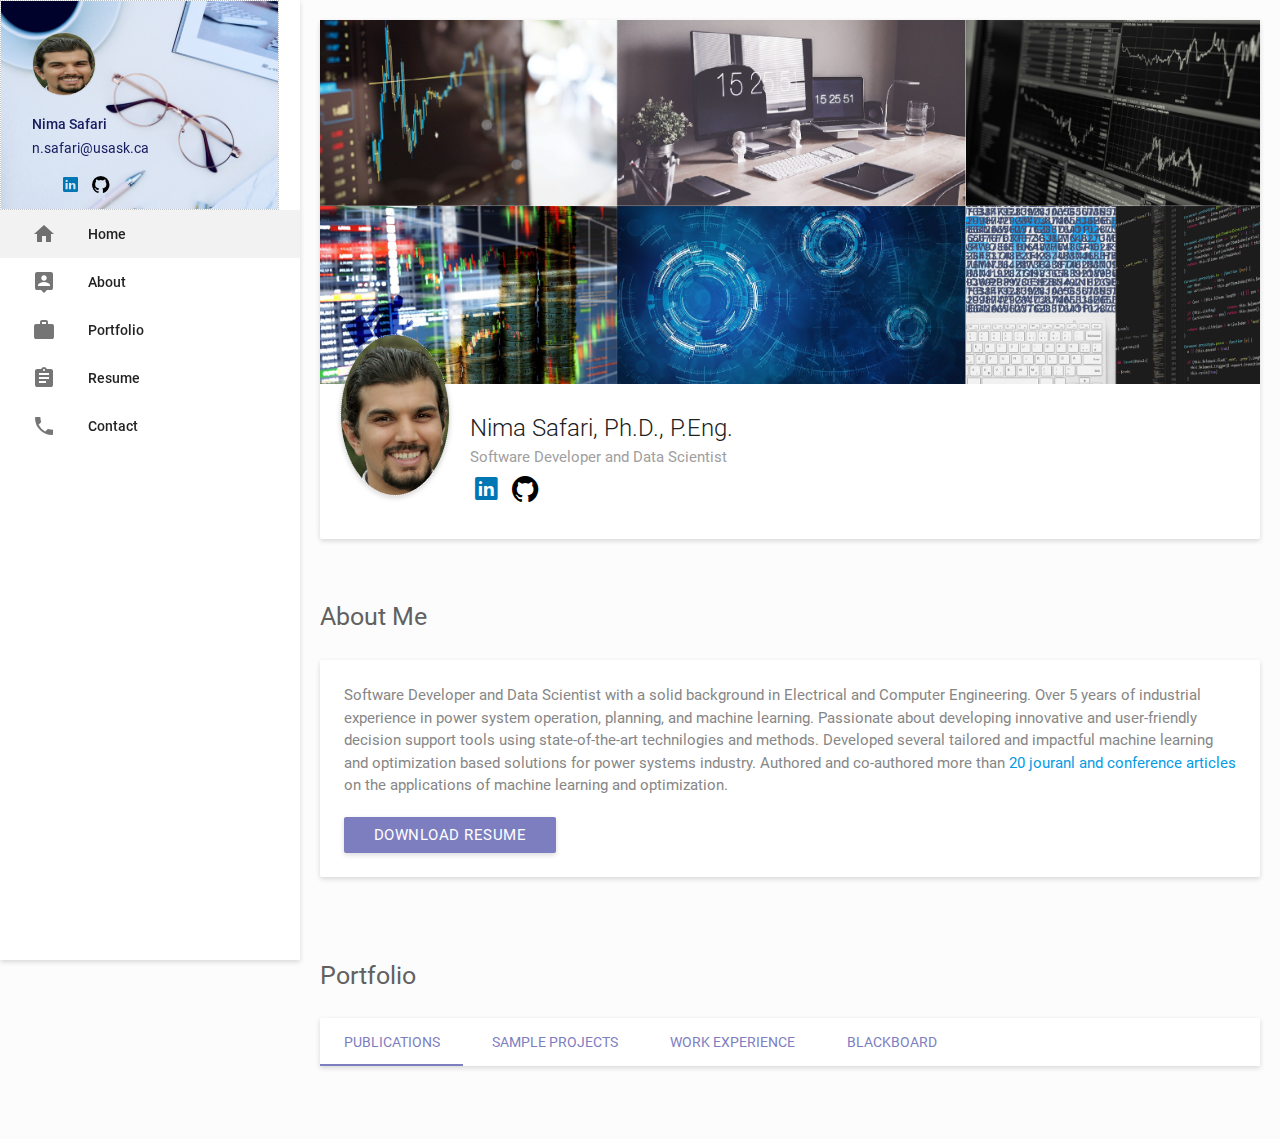
<file: index.html>
<!DOCTYPE html>
<html lang="en">
<head>

	
	<!-- Basic -->
	<meta charset="UTF-8" />
	<meta http-equiv="X-UA-Compatible" content="IE=edge" />
	<title>Nima Safari</title>
	<meta name="description" content="mateCard - Materialize vCard/CV/Resume HTML Template" />
	<meta name="keywords" content="vcard, responsive, resume, jquery, css3, bootstrap, Material CV, portfolio" />
	<meta name="author" content="beshleyua" />
	<!-- Mobile Specific Metas -->
	<meta name="viewport" content="width=device-width, initial-scale=1, maximum-scale=1" />
	<!-- Load Fonts -->
	<link href="https://fonts.googleapis.com/icon?family=Material+Icons" rel="stylesheet">
	<!-- CSS -->
	<link rel="stylesheet" href="css/materialize.css" />
	<link rel="stylesheet" href="css/layout.css" />
	<link rel="stylesheet" href="css/magnific-popup.css" />
	<link rel="stylesheet" href="css/animate.css" />
	<link rel="stylesheet" href="css/ionicons.css" />
	<link rel="stylesheet" href="css/custom.css" />
	<!--[if lt IE 9]>
	<script src="https://css3-mediaqueries-js.googlecode.com/svn/trunk/css3-mediaqueries.js"></script>
	<script src="https://html5shim.googlecode.com/svn/trunk/html5.js"></script>
	<![endif]-->
	<!-- Favicon -->
	<link rel="shortcut icon" href="images/favicons/icon.JPG">
</head>

<body>
	<!-- Page -->
	<div class="page" id="home-section">

		<!-- Preloader -->
		<div class="preloader">
			<div class="centrize full-width">
				<div class="vertical-center">
					<div class="preloader-wrapper spinner big active">
						<div class="spinner-layer spinner-blue">
							<div class="circle-clipper left">
								<div class="circle"></div>
							</div>
							<div class="gap-patch">
								<div class="circle"></div>
							</div>
							<div class="circle-clipper right">
								<div class="circle"></div>
							</div>
						</div>
						<div class="spinner-layer spinner-red">
							<div class="circle-clipper left">
								<div class="circle"></div>
							</div>
							<div class="gap-patch">
								<div class="circle"></div>
							</div>
							<div class="circle-clipper right">
								<div class="circle"></div>
							</div>
						</div>
						<div class="spinner-layer spinner-green">
							<div class="circle-clipper left">
								<div class="circle"></div>
							</div>
							<div class="gap-patch">
								<div class="circle"></div>
							</div>
							<div class="circle-clipper right">
								<div class="circle"></div>
							</div>
						</div>
					</div>
				</div>
			</div>
		</div>
		<!-- Header -->
		<header>
			<!-- SideNav -->
			<ul class="side-nav fixed" id="nav-mobile">
				<li class="curent">
					<div class="userView">
	  					<div class="background">
							<!-- Free image provided by stocksnap.io -->
	  						<img src="images/slide-bg.jpg" alt="glasses background image" />
	  					</div>
	  					<img class="avatar circle" src="images/MyPhoto.jpg" alt="A photo of Nima" />
						<div class="dark-blue-text name">Nima Safari</div>
						<div class="dark-blue-text email">n.safari@usask.ca</div>
						<div class="social">
							<link rel="stylesheet" href="https://cdnjs.cloudflare.com/ajax/libs/font-awesome/4.7.0/css/font-awesome.min.css">
							<a href="#" class="fa fa-facebook"></a>
							<!-- <a href="https://www.facebook.com" target="blank"><i class="ion ion-social-facebook"></i></a> -->
							<a href="https://www.linkedin.com/in/nima-safari/" target="blank"><i class="blue-text ion ion-social-linkedin"></i></a>
							<!-- <a href="https://www.twitter.com" target="blank"><i class="ion ion-social-twitter"></i></a> -->
							<a href="https://github.com/nis192" target="blank"><i class="black-text ion ion-social-github"></i></a>
						</div>
					</div>
				</li>
				<li class="active">
					<a href="#started-section" class="waves-effect waves-light">
						<i class="material-icons">home</i>Home
					</a>
				</li>
				<li>
					<a href="#about-section" class="waves-effect waves-light">
						<i class="material-icons">person_pin</i>About
					</a>
				</li>
				<li>
					<a href="#works-section" class=" waves-effect waves-light">
						<i class="material-icons">work</i>Portfolio
					</a>
				</li>
				<li>
					<a href="#experience-section" class="waves-effect waves-light">
						<i class="material-icons">assignment</i>Resume
					</a>
				</li>
				<li>
					<a href="#contact-section" class="waves-effect waves-light">
						<i class="material-icons">phone</i>Contact
					</a>
				</li>
			</ul>

			<!-- Top menu -->
			<nav class="top-menu">
				<div class="nav-wrapper">
					<ul>
						<li>
							<a href="#" data-activates="nav-mobile" class="menu-btn"><i class="material-icons">menu</i></a>
						</li>
						<!-- <li class="right"> 
							<a href="#"><i class="material-icons">arrow_back</i></a>
						</li>-->
					</ul>
				</div>
			</nav>
		</header>
		<main>
			<!-- Container -->
			<div class="container scrollspy" id="started-section">
				<!-- Section About -->
				<div class="section started">
					<!-- Profile -->
					<div class="card profile">
						<!-- Free image provided by stocksnap.io -->
						<div class="card-image" style="background-image: url(images/MyBackGround.png);"></div>
						<div class="card-content">
							<div class="row">
								<div class="col s12 m5 l6">
									<figure class="card-profile-image">
										<img class="circle z-depth-1 responsive-img" src="images/MyPhoto.jpg" alt="A photo of Nima" />
									</figure>
									<div class="card-profile-desc">
										<h4 class="card-title grey-text text-darken-4">Nima Safari, Ph.D., P.Eng.</h4>
                                        <p class="medium-small grey-text">Software Developer and Data Scientist</p>
                                        <a href="https://www.linkedin.com/in/nima-safari/" target="blank"><i class="bigger blue-text ion ion-social-linkedin"></i></a>
                                        <a href="https://github.com/nis192" target="blank"><i class="bigger black-text ion ion-social-github"></i></a>
									</div>
								</div>
								<!-- <div class="col s4 m3 l2 center-align"> 
									<h4 class="card-title grey-text text-darken-4">96%</h4>
									<p class="medium-small grey-text">Jobs Completed</p>
								</div>
								<div class="col s4 m2 l2 center-align">
									<h4 class="card-title grey-text text-darken-4">10</h4>
									<p class="medium-small grey-text">Years Experience</p>
								</div>
								<div class="col s4 m2 l2 center-align">
									<h4 class="card-title grey-text text-darken-4">$25</h4>
									<p class="medium-small grey-text">USD/hr</p>
								</div>-->
							</div>
						</div>
					</div>

					<!-- Stats 
					<div class="stats">
						<div class="row">
							<div class="col s12 m6 l3">
								<div class="card green darken-2">
									<div class="card-content white-text center-align">
										<p class="card-title"><i class="material-icons">recent_actors</i> 480+</p>
										<p>Happy Clients</p>
									</div>
								</div>
							</div>
							<div class="col s12 m6 l3">
								<div class="card cyan darken-2">
									<div class="card-content white-text center-align">
										<p class="card-title"><i class="material-icons">done_all</i> 400+</p>
										<p>Completed Projects</p>
									</div>
								</div>
							</div>
							<div class="col s12 m6 l3">
								<div class="card red darken-2">
									<div class="card-content white-text center-align">
										<p class="card-title"><i class="material-icons">code</i> 100 000+</p>
										<p>Lines of code</p>
									</div>
								</div>
							</div>
							<div class="col s12 m6 l3">
								<div class="card amber darken-2">
									<div class="card-content white-text center-align">
										<p class="card-title"><i class="material-icons">supervisor_account</i> 1000+</p>
										<p>Followers</p>
									</div>
								</div>
							</div>
						</div>
					</div>-->
				</div>
				<!-- Section About -->
				<div class="section about scrollspy" id="about-section">
					<!-- Title -->
					<div class="row">
						<div class="col s12 m12 l12">
							<h5 class="grey-text text-darken-2 left-align">About Me</h5>
						</div>
					</div>
					<div class="row">
						<div class="col s12 m12 l12">
							<div class="card-panel">
								<div class="text-box">
									<p>
                                        Software Developer and Data Scientist with a solid background in Electrical and Computer Engineering. Over 5 years of industrial experience in power system operation, planning, and machine learning. Passionate about developing innovative and user-friendly decision support tools using state-of-the-art technilogies and methods. Developed several tailored and impactful machine learning and optimization based solutions for power systems industry. Authored and co-authored more than <a href="https://scholar.google.com/citations?hl=en&user=J_LnArkAAAAJ"> 20 jouranl and conference articles </a>on the applications of machine learning and optimization.
                                    </p>
								</div>
								<div class="bts">
									<a href="https://nis192.github.io/Resume.pdf" target="_blank" class="btn waves-effect waves-light">Download Resume</a>
								</div>
							</div>
						</div>
                    </div>
                </div>

				<!-- Portfolio -->
				<div class="section works scrollspy" id="works-section">
					<!-- Title -->
					<div class="row">
						<div class="col s12 m12 l12">
							<h5 class="grey-text text-darken-2 left-align">Portfolio</h5>
						</div>
					</div>
					<div class="row">
						<div class="col s12 m12 l12">
							<ul class="tabs filter z-depth-1">
								<li class="tab"><a class="active purp-text">Publications</a></li>
								<li class="tab"><a class="active purp-text">Sample Projects</a></li>
								<li class="tab"><a class="active purp-text">Work Experience</a></li>
								<li class="tab"><a class="active purp-text">BlackBoard</a></li>
								<!--li class="tab"><a class="purp-text" data-filter=".groupProjects">Group Projects</a></li>
								<li class="tab"><a class="purp-text" data-filter=".frontend">Front-End</a></li>
                                <li class="tab"><a class="purp-text" data-filter=".backend">Back-End</a></li>
                                <li class="tab"><a class="purp-text" data-filter=".fullstack">Full-Stack</a></li>-->
							</ul>
						</div>
					</div>

					<!--div class="row">
                        
                        <div class="col s12 m6 l4">
                            <div class="card work-item fullstack groupProjects all">
                                <div class="card-image waves-effect waves-block waves-light">
                                    <a href="#popup-16" class="activator"><img src="images/works/bdt3.png" alt="Teacher Dashboard"/></a>
                                </div>
                                <div class="card-content">
                                    <h3 class="card-title grey-text text-darken-4">
                                        <a href="#popup-16" class="activator">
                                            <span>Behavioral Data Tracker v.3</span>
                                            <i class="material-icons right">more_vert</i>
                                        </a>
                                    </h3>
                                    <span class="category light-purp">HTML5, CSS3, React, Materialize, JavaScript, MongoDB, Mongoose, Express, Chart, Amplify Cognito, Moment</span>
                                </div>
                                <div id="popup-16" class="popup-box mfp-fade mfp-hide">
                                    <div class="content">
                                        <div class="image">
                                                <img src="images/works/bdt3.png" alt="Teacher Dashboard" />
                                        </div>
                                        <div class="desc">
                                            <div class="category">HTML5, CSS3, React, Materialize, JavaScript, MongoDB, Mongoose, Express, Chart, Amplify Cognito, Moment</div>
                                            <h4>Behavioral Data Tracker v.3</h4>
                                            <p>
                                                A Behavioral Tracking Application for whole-interval recording, designed for ease of use and to reduce redundant data entry in many classroom behavioral tracking systems. This application collects data and updates charts in real time to display behavioral trends to help professionals evaluate the effectiveness of behavioral interventions. Although the app was specifically designed for use with students with severe emotional/behavioral disabilities requiring frequent behavioral monitoring, it can be used by teachers serving any population of students. Please note that this is a prototype for further development incorporating fictitious data and utilizes minimal security measures to protect student data. Please do NOT use this version to store any real student data. The developers are not responsible for the misuse of this application.  This app is currently in development.  To view the teacher dashboard and rate some fictitious students, login with the username "misstanner@fenceworkshop.com" and password "Password1!".
                                            </p>
                                            <a target="_blank" href="https://behavioraldatatrackerv3.herokuapp.com/" class="btn waves-effect waves-light">Visit Deployed App</a>
                                            <a target="_blank" href="https://github.com/kinneers/v3bdt" class="btn waves-effect waves-light">View Code on GitHub</a>
                                        </div>
                                    </div>
                                </div>
                            </div>
                        </div>

                        <!--div class="col s12 m6 l4">
                            <div class="card work-item fullstack all">
                                <div class="card-image waves-effect waves-block waves-light">
                                    <a href="#popup-15" class="activator"><img src="images/works/searchresult.png" alt="Search Result"/></a>
                                </div>
                                <div class="card-content">
                                    <h3 class="card-title grey-text text-darken-4">
                                        <a href="#popup-15" class="activator">
                                            <span>(React) Google Books Search</span>
                                            <i class="material-icons right">more_vert</i>
                                        </a>
                                    </h3>
                                    <span class="category light-purp">MongoDB, Express, React, Node, Heroku, JavaScript, Mongoose</span>
                                </div>
                                <div id="popup-15" class="popup-box mfp-fade mfp-hide">
                                    <div class="content">
                                        <div class="image">
                                                <img src="images/works/savedbooks.png" alt="Saved Books" />
                                        </div>
                                        <div class="desc">
                                            <div class="category">MongoDB, Express, React, Node, Heroku, JavaScript, Mongoose</div>
                                            <h4>(React) Google Books Search</h4>
                                            <p>
                                                A full-stack MERN application which searches the Google Books API and displays the results with buttons to click to either view a book at the Google Books URL or save that book to the database. Clicking on the saved route in the navigation displays all of the books that have been saved in the database and allows the user to either view a particular book at the Google Books URL or delete that book from the database.  Next, I plan to add a modal when a book is saved.
                                            </p>
                                            <a target="_blank" href="https://sheltered-river-66171.herokuapp.com/" class="btn waves-effect waves-light">Visit Deployed App</a>
                                            <a target="_blank" href="https://github.com/kinneers/book-search/" class="btn waves-effect waves-light">View Code on GitHub</a>
                                        </div>
                                    </div>
                                </div>
                            </div>
                        </div>
                        
                        <!--div class="col s12 m6 l4">
                            <div class="card work-item frontend all">
                                <div class="card-image waves-effect waves-block waves-light">
                                    <a href="#popup-14" class="activator"><img src="images/works/gamepic.png" alt="Game Layout"/></a>
                                </div>
                                <div class="card-content">
                                    <h3 class="card-title grey-text text-darken-4">
                                        <a href="#popup-14" class="activator">
                                            <span>Clicky Game!</span>
                                            <i class="material-icons right">more_vert</i>
                                        </a>
                                    </h3>
                                    <span class="category light-purp">React, JavaScript, JSX, Bootstrap</span>
                                </div>
                                <div id="popup-14" class="popup-box mfp-fade mfp-hide">
                                    <div class="content">
                                        <div class="image">
                                                <img src="images/works/gamepic.png" alt="Game Layout" />
                                        </div>
                                        <div class="desc">
                                            <div class="category">React, JavaScript, JSX, Bootstrap</div>
                                            <h4>Clicky Game!</h4>
                                            <p>
                                                A nice little game to test your memory, powered by React.
                                            </p>
                                            <a target="_blank" href="https://kinneers.github.io/clicky-game/" class="btn waves-effect waves-light">Visit Deployed App</a>
                                            <a target="_blank" href="https://github.com/kinneers/clicky-game/" class="btn waves-effect waves-light">View Code on GitHub</a>
                                        </div>
                                    </div>
                                </div>
                            </div>
                        </div>

                        <!--div class="col s12 m6 l4">
                            <div class="card work-item backend all">
                                <div class="card-image waves-effect waves-block waves-light">
                                    <a href="#popup-13" class="activator"><img src="images/works/news-mainpage.png" alt="The Main Article Page"/></a>
                                </div>
                                <div class="card-content">
                                    <h3 class="card-title grey-text text-darken-4">
                                        <a href="#popup-13" class="activator">
                                            <span>Science & Technology News Scraper</span>
                                            <i class="material-icons right">more_vert</i>
                                        </a>
                                    </h3>
                                    <span class="category light-purp">MongoDB/Mongoose, Cheerio, Express, Heroku, Node, JavaScript</span>
                                </div>
                                <div id="popup-13" class="popup-box mfp-fade mfp-hide">
                                    <div class="content">
                                        <div class="image">
                                                <img src="images/works/news-commentspage.png" alt="The Comments Page" />
                                        </div>
                                        <div class="desc">
                                            <div class="category">MongoDB/Mongoose, Cheerio, Express, Heroku, Node, JavaScript</div>
                                            <h4>Science & Technology News Scraper</h4>
                                            <p>
                                                A web app utilizing Mongoose and Cheerio to scrape news, and which also allows users to view and leave comments on the latest news. I chose to use a very basic Bootstrap layout for this app as I was more concerned with functionality in this particular app.
                                            </p>
                                            <a target="_blank" href="https://limitless-sierra-10504.herokuapp.com/" class="btn waves-effect waves-light">Visit Deployed App</a>
                                            <a target="_blank" href="https://github.com/kinneers/news_scraper" class="btn waves-effect waves-light">View Code on GitHub</a>
                                        </div>
                                    </div>
                                </div>
                            </div>
                        </div>

                        <!--div class="col s12 m6 l4">
                            <div class="card work-item groupProjects frontend backend all">
                                <div class="card-image waves-effect waves-block waves-light">
                                    <a href="#popup-12" class="activator"><img src="images/works/chart.png" alt="Picture of BDT teacher dashboard"/></a>
                                </div>
                                <div class="card-content">
                                    <h3 class="card-title grey-text text-darken-4">
                                        <a href="#popup-12" class="activator">
                                            <span>Behavioral Data Tracker v.2</span>
                                            <i class="material-icons right">more_vert</i>
                                        </a>
                                    </h3>
                                    <span class="category light-purp">Sequelize, Express.js, Heroku, Node.js, JavaScript, Chart.js, Passport.js, MySQL/JawsDB, Materialize</span>
                                </div>
                                <div id="popup-12" class="popup-box mfp-fade mfp-hide">
                                    <div class="content">
                                        <div class="image">
                                                <img src="images/works/chart.png" alt="Picture of BDT teacher dashboard" />
                                        </div>
                                        <div class="desc">
                                            <div class="category">Sequelize, Express.js, Heroku, Node.js, JavaScript, Chart.js, Passport.js, MySQL/JawsDB, Materialize</div>
                                            <h4>Behavioral Data Tracker v.2</h4>
                                            <p>
                                                Phase 2 of the Behavioral Data Tracker adds authentication, a more robust database, and user experience a more polished front-end dashboard layout.  I was the lead developer for authentication and routing on this app, which is a prototype for further development.  You can sign into the demo site using the "super-secure" username 'sarahk' and password 'a'.  Please note that the chart data is purposely hard-coded in to demonstrate future functionality as the team migrates to a new database for further development.
                                            </p>
                                            <a target="_blank" href="https://thawing-dawn-54915.herokuapp.com/" class="btn waves-effect waves-light">Visit Deployed App</a>
                                            <a target="_blank" href="https://github.com/kinneers/bdt_v2" class="btn waves-effect waves-light">View Code on GitHub</a>
                                        </div>
                                    </div>
                                </div>
                            </div>
                        </div>

                        <!--div class="col s12 m6 l4">
                            <div class="card work-item backend all">
                                <div class="card-image waves-effect waves-block waves-light">
                                    <a href="#popup-11" class="activator"><img src="images/works/burger.png" alt="Picture of the Eat-da-Burger page"/></a>
                                </div>
                                <div class="card-content">
                                    <h3 class="card-title grey-text text-darken-4">
                                        <a href="#popup-11" class="activator">
                                            <span>Eat-da-Burger</span>
                                            <i class="material-icons right">more_vert</i>
                                        </a>
                                    </h3>
                                    <span class="category light-purp">Sequelize, Express.js, Heroku, Node.js, JavaScript</span>
                                </div>
                                <div id="popup-11" class="popup-box mfp-fade mfp-hide">
                                    <div class="content">
                                        <div class="image">
                                                <img src="images/works/burger.png" alt="Picture of the Eat-da-Burger page" />
                                        </div>
                                        <div class="desc">
                                            <div class="category">Sequelize, Express.js, Heroku, Node.js, JavaScript</div>
                                            <h4>Eat-da-Burger</h4>
                                            <p>
                                                A burger logger created with Sequelize, Node, Express, and hosted on Heroku.  This application started as a 'skeleton code base' which utilized a technology I was unfamiliar with prior to working with this app (Handlebars.js) and a "homemade" ORM.  I was challenged to refactor it using Sequelize, which was fairly new to me at that time, in a short timeframe.  Although I chose to refactor the handlebars using jQuery and template literals, I gained an understanding of how handlebars worked in the original code.
                                            </p>
                                            <a target="_blank" href="https://boiling-plateau-37335.herokuapp.com/" class="btn waves-effect waves-light">Visit Deployed App</a>
                                            <a target="_blank" href="https://github.com/kinneers/sequelizedburger" class="btn waves-effect waves-light">View Code on GitHub</a>
                                        </div>
                                    </div>
                                </div>
                            </div>
                        </div>

                        <!--div class="col s12 m6 l4">
                            <div class="card work-item backend all">
                                <div class="card-image waves-effect waves-block waves-light">
                                    <a href="#popup-10" class="activator"><img src="images/works/bffs.jpg" alt="Image of best friends- thank you to rawpixel.com"/></a>
                                </div>
                                <div class="card-content">
                                    <h3 class="card-title grey-text text-darken-4">
                                        <a href="#popup-10" class="activator">
                                            <span>BFF Finder</span>
                                            <i class="material-icons right">more_vert</i>
                                        </a>
                                    </h3>
                                    <span class="category light-purp">Express.js, Heroku, Node.js, JavaScript, jQuery</span>
                                </div>
                                <div id="popup-10" class="popup-box mfp-fade mfp-hide">
                                    <div class="content">
                                        <div class="image">
                                                <img src="images/works/friend-finder.png" alt="GIF of the BFF finder survey" />
                                        </div>
                                        <div class="desc">
                                            <div class="category">Express.js, Heroku, Node.js, JavaScript, jQuery</div>
                                            <h4>BFF Finder</h4>
                                            <p>
                                                This Express application deployed on Heroku is a dating app-style interactive application in which a user completes a survey and is presented with his/her most compatible "new BFF." The most compatible BFF is calculated by determining which user has the least amount of total deviation in answer choices from the current user.
                                            </p>
                                            <a target="_blank" href="https://lit-reaches-50803.herokuapp.com/" class="btn waves-effect waves-light">Visit Deployed App</a>
                                            <a target="_blank" href="https://github.com/kinneers/friend-finder" class="btn waves-effect waves-light">View Code on GitHub</a>
                                        </div>
                                    </div>
                                </div>
                            </div>
                        </div>

                        <!--div class="col s12 m6 l4">
                            <div class="card work-item backend all">
                                <div class="card-image waves-effect waves-block waves-light">
                                    <a href="#popup-9" class="activator"><img src="images/works/bamazon.jpg" alt="Shopping Bags Background for Bamazon Store app- thank you to Pixabay for image" /></a>
                                </div>
                                <div class="card-content">
                                    <h3 class="card-title grey-text text-darken-4">
                                        <a href="#popup-9" class="activator">
                                            <span>The Bamazon Store</span>
                                            <i class="material-icons right">more_vert</i>
                                        </a>
                                    </h3>
                                    <span class="category light-purp">MySQL, JavaScript, Node.js, Inquirer, Table</span>
                                </div>
                                <div id="popup-9" class="popup-box mfp-fade mfp-hide">
                                    <div class="content">
                                        <div class="image">
                                                <img src="images/works/bamazon-supervisor.gif" alt="GIF of Sarah's Bamazon Store Supervisor View" />
                                        </div>
                                        <div class="desc">
                                            <div class="category">MySQL, JavaScript, Node.js, Inquirer, Table</div>
                                            <h4>The Bamazon Store</h4>
                                            <p>
                                                Bamazon is an interactive storefront app that utilizes Node.js and MySQL to create customer, manager, and supervisor level views and interactions with the items in the store's database.
                                            </p>
                                            <a target="_blank" href="https://drive.google.com/file/d/19iTQOkkfAoxg3gHNc22y4XEzUa0raZlF/view" class="btn waves-effect waves-light">View Demo Video</a>
                                            <a target="_blank" href="https://github.com/kinneers/bamazon" class="btn waves-effect waves-light">View Code on GitHub</a>
                                        </div>
                                    </div>
                                </div>
                            </div>
                        </div>

                        <!--div class="col s12 m6 l4">
                            <div class="card work-item backend all">
                                <div class="card-image waves-effect waves-block waves-light">
                                    <a href="#popup-8" class="activator"><img src="images/works/conversation-hearts.jpg.png" alt="Valentine's Background for Constructor Word Guess- thank you to Element5 Digital from Stock Snap" /></a>
                                </div>
                                <div class="card-content">
                                    <h3 class="card-title grey-text text-darken-4">
                                        <a href="#popup-8" class="activator">
                                            <span>Valentine's Constructor Word Guess</span>
                                            <i class="material-icons right">more_vert</i>
                                        </a>
                                    </h3>
                                    <span class="category light-purp">JavaScript (constructors), Node.js, Inquirer</span>
                                </div>
                                <div id="popup-8" class="popup-box mfp-fade mfp-hide">
                                    <div class="content">
                                        <div class="image">
                                                <img src="images/works/const-word-guess-demo.gif" alt="GIF of Sarah's Constructor Word Guess in the Terminal" />
                                        </div>
                                        <div class="desc">
                                            <div class="category">JavaScript (constructors), Node.js, Inquirer</div>
                                            <h4>Valentine's Constructor Word Guess</h4>
                                            <p>
                                                This command line node app uses inquirer to take in the user's attempts to guess letters in an unknown word (this is a Hangman-style game).  This app features the use of constructors and requiring files.
                                            </p>
                                            <a target="_blank" href="https://github.com/kinneers/constructor-word-guess" class="btn waves-effect waves-light">View Code on GitHub</a>
                                        </div>
                                    </div>
                                </div>
                            </div>
                        </div>

                        <!--div class="col s12 m6 l4">
                            <div class="card work-item backend all">
                                <div class="card-image waves-effect waves-block waves-light">
                                    <a href="#popup-7" class="activator"><img src="images/works/liri.jpg" alt="Photo of a Concert for Liri Node App" /></a>
                                </div>
                                <div class="card-content">
                                    <h3 class="card-title grey-text text-darken-4">
                                        <a href="#popup-7" class="activator">
                                            <span>Liri Node App</span>
                                            <i class="material-icons right">more_vert</i>
                                        </a>
                                    </h3>
                                    <span class="category light-purp">JavaScript, Node.js, Moment.js, Inquirer, Dotenv, Axios, APIs</span>
                                </div>
                                <div id="popup-7" class="popup-box mfp-fade mfp-hide">
                                    <div class="content">
                                        <div class="image">
                                                <img src="images/works/liri.png" alt="Screenshot of Sarah's Liri App in the Terminal" />
                                        </div>
                                        <div class="desc">
                                            <div class="category">JavaScript, Node.js, Moment.js, Inquirer, Dotenv, Axios, APIs</div>
                                            <h4>LIRI Node App</h4>
                                            <p>
                                                This command line node app uses inquirer to take in parameters and return requested data from the Spotify, Bands in Town, and OMDB APIs. LIRI also has the capability to read a command from a text file and log commands and results.
                                            </p>
                                            <a target="_blank" href="https://drive.google.com/file/d/1yyI6QguHF7zbFQ6hJFeYO6L13Y7FeBCl/view?usp=sharing" class="btn waves-effect waves-light">View Demo Video</a>
                                            <a target="_blank" href="https://github.com/kinneers/liri-node-app" class="btn waves-effect waves-light">View Code on GitHub</a>
                                        </div>
                                    </div>
                                </div>
                            </div>
                        </div>

                        <!--div class="col s12 m6 l4">
                            <div class="card work-item frontend all">
                                <div class="card-image waves-effect waves-block waves-light">
                                    <a href="#popup-6" class="activator"><img src="images/works/trains.png" alt="Screenshot of Sarah's Train Scheduler" /></a>
                                </div>
                                <div class="card-content">
                                    <h3 class="card-title grey-text text-darken-4">
                                        <a href="#popup-6" class="activator">
                                            <span>Train Scheduler</span>
                                            <i class="material-icons right">more_vert</i>
                                        </a>
                                    </h3>
                                    <span class="category light-purp">Firebase, Bootstrap, Moment.js, jQuery</span>
                                </div>
                                <div id="popup-6" class="popup-box mfp-fade mfp-hide">
                                    <div class="content">
                                        <div class="image">
                                                <img src="images/works/trains.png" alt="Screenshot of Sarah's Train Scheduler" />										</div>
                                        <div class="desc">
                                            <div class="category">Firebase, Bootstrap, Moment.js, jQuery</div>
                                            <h4>Train Scheduler</h4>
                                            <p>
                                                Track all of your favorite trains using this JavaScript app that utilizes Firebase to store train data and Moment.js to provide up-to-date information on each train's next arrival time.
                                            </p>
                                            <a target="_blank" href="https://kinneers.github.io/train-scheduler" class="btn waves-effect waves-light">View Project</a>
                                            <a target="_blank" href="https://github.com/kinneers/train-scheduler" class="btn waves-effect waves-light">View Code on GitHub</a>
                                        </div>
                                    </div>
                                </div>
                            </div>
                        </div>

                        <!--div class="col s12 m6 l4">
                            <div class="card work-item frontend all">
                                <div class="card-image waves-effect waves-block waves-light">
                                    <a href="#popup-5" class="activator"><img src="images/works/trivia.png" alt="Screenshot of Sarah's Trivia Game" /></a>
                                </div>
                                <div class="card-content">
                                    <h3 class="card-title grey-text text-darken-4">
                                        <a href="#popup-5" class="activator">
                                            <span>Trivia Game</span>
                                            <i class="material-icons right">more_vert</i>
                                        </a>
                                    </h3>
                                    <span class="category light-purp">JavaScript, jQuery, Timers</span>
                                </div>
                                <div id="popup-5" class="popup-box mfp-fade mfp-hide">
                                    <div class="content">
                                        <div class="image">
                                                <img src="images/works/trivia.png" alt="Screenshot of Sarah's Trivia Game" />
                                        </div>
                                        <div class="desc">
                                            <div class="category">JavaScript, jQuery, Timers, HTML5, CSS3</div>
                                            <h4>Trivia Game</h4>
                                            <p>
                                                A fun animal trivia game utilizing JavaScript, jQuery, HTML5, CSS3, and featuring the use of timers to limit the amount of time allowed to answer each question.
                                            </p>
                                            <a target="_blank" href="https://kinneers.github.io/trivia-game" class="btn waves-effect waves-light">View Project</a>
                                            <a target="_blank" href="https://github.com/kinneers/trivia-game" class="btn waves-effect waves-light">View Code on GitHub</a>
                                        </div>
                                    </div>
                                </div>
                            </div>
                        </div>

                        <!--div class="col s12 m6 l4">
                            <div class="card work-item frontend all">
                                <div class="card-image waves-effect waves-block waves-light">
                                    <a href="#popup-4" class="activator"><img src="images/works/giftastic.png" alt="An image of Sarah's GIPHY API search" /></a>
                                </div>
                                <div class="card-content">
                                    <h3 class="card-title grey-text text-darken-4">
                                        <a href="#popup-4" class="activator">
                                            <span>GIF-Tastic API Search</span>
                                            <i class="material-icons right">more_vert</i>
                                        </a>
                                    </h3>
                                    <span class="category light-purp">AJAX, JavaScript, jQuery, HTML5, CSS3</span>
                                </div>
                                <div id="popup-4" class="popup-box mfp-fade mfp-hide">
                                    <div class="content">
                                        <div class="image">
                                                <img src="images/works/giftastic.png" alt="An image of Sarah's GIPHY API search" />
                                        </div>
                                        <div class="desc">
                                            <div class="category">AJAX, JavaScript, jQuery, HTML5, CSS3</div>
                                            <h4>GIF-Tastic API Search</h4>
                                            <p>
                                                Search for GIFs of famous actors and actresses with the click of a button! This dynamic web page utilizes JavaScript and jQuery to dynamically update the HTML and uses AJAX to populate GIFs from the GIPHY API.
                                            </p>
                                            <a target="_blank" href="https://kinneers.github.io/giftastic" class="btn waves-effect waves-light">View Project</a>
                                            <a target="_blank" href="https://github.com/kinneers/giftastic" class="btn waves-effect waves-light">View Code on GitHub</a>
                                        </div>
                                    </div>
                                </div>
                            </div>
                        </div>

                        <!--div class="col s12 m6 l4">
                            <div class="card work-item frontend all">
                                <div class="card-image waves-effect waves-block waves-light">
                                    <a href="#popup-3" class="activator"><img src="images/works/CrystalCollector.png" alt="A screenshot of the Crystals Collector Game" /></a>
                                </div>
                                <div class="card-content">
                                    <h3 class="card-title grey-text text-darken-4">
                                        <a href="#popup-3" class="activator">
                                            <span>Crystals Collector Math Game</span>
                                            <i class="material-icons right">more_vert</i>
                                        </a>
                                    </h3>
                                    <span class="category light-purp">JavaScript, jQuery, HTML5, CSS3</span>
                                </div>
                                <div id="popup-3" class="popup-box mfp-fade mfp-hide">
                                    <div class="content">
                                        <div class="image">
                                            <img src="images/works/CrystalCollector.png" alt="A screenshot of the Crystals Collector Game">
                                        </div>
                                        <div class="desc">
                                            <div class="category">JavaScript, jQuery, HTML5, CSS3</div>
                                            <h4>Crystals Collector Math Game</h4>
                                            <p>
                                                Another favorite of my middle school students, this browser game was created with dynamically updated HTML using jQuery.
                                            </p>
                                            <a target="_blank" href="https://kinneers.github.io/crystal-collector-game" class="btn waves-effect waves-light">View Project</a>
                                            <a target="_blank" href="https://github.com/kinneers/crystal-collector-game" class="btn waves-effect waves-light">View Code on GitHub</a>
                                        </div>
                                    </div>
                                </div>
                            </div>
                        </div>

                        <!--div class="col s12 m6 l4">
                            <div class="card work-item groupProjects frontend all">
                                <div class="card-image waves-effect waves-block waves-light">
                                    <a href="#popup-1" class="activator"><img src="images/works/bxData.png" alt="A chart from the behavioral data tracker" /></a>
                                </div>
                                <div class="card-content">
                                    <h3 class="card-title grey-text text-darken-4">
                                        <a href="#popup-1" class="activator">
                                            <span>Behavioral Data Tracker v.1</span>
                                            <i class="material-icons right">more_vert</i>
                                        </a>
                                    </h3>
                                    <span class="category light-purp">jQuery, Firebase, Chart.js, APIs</span>
                                </div>
                                <div id="popup-1" class="popup-box mfp-fade mfp-hide">
                                    <div class="content">
                                        <div class="image">
                                                <img src="images/works/bxData.png" alt="A chart from the behavioral data tracker" />
                                        </div>
                                        <div class="desc">
                                            <div class="category">jQuery, Firebase, Chart.js, APIs</div>
                                            <h4>Behavioral Data Tracker v.1</h4>
                                            <p>
                                                This app is the first of three phases of production for a behavioral data tracking application to help teachers obtain valid and reliable behavioral data.  Such data collection is necessary to making effective intervention decisions for students with emotional and behavioral disabilities.  It is also one of the most cumbersome and inefficient tasks of a special educator when done on paper, even when the data is transferred to Excel.
                                            </p>
                                            <p>
                                                In phase one, I was mainly responsible for coding the quote of the day API call and creating graphs from the data using chart.js. I also worked on setting up the Firebase database.
                                            </p>
                                            <a target="_blank" href="https://kinneers.github.io/bdt_v1" class="btn waves-effect waves-light">View Project</a>
                                            <a target="_blank" href="https://github.com/kinneers/bdt_v1" class="btn waves-effect waves-light">View Code on GitHub</a>
                                        </div>
                                    </div>
                                </div>
                            </div>
                        </div>   

                        <!--div class="col s12 m6 l4">
                            <div class="card work-item frontend all">
                                <div class="card-image waves-effect waves-block waves-light">
                                    <a href="#popup-2" class="activator"><img src="images/works/hangman.png" alt="Screenshot of Sarah's Word Guess Game" /></a>
                                </div>
                                <div class="card-content">
                                    <h3 class="card-title grey-text text-darken-4">
                                        <a href="#popup-2" class="activator">
                                            <span>Christmas Word Guess Game</span>
                                            <i class="material-icons right">more_vert</i>
                                        </a>
                                    </h3>
                                    <span class="category light-purp">JavaScript, HTML5, CSS3</span>
                                </div>
                                <div id="popup-2" class="popup-box mfp-fade mfp-hide">
                                    <div class="content">
                                        <div class="image">
                                            <img src="images/works/hangman.png" alt="Screenshot of Word Guess Game">
                                        </div>
                                        <div class="desc">
                                            <div class="category">JavaScript, HTML5, CSS3</div>
                                            <h4>Christmas Word Guess Game</h4>
                                            <p>
                                                My very first attempt at creating a simple browser game was with Vanilla JavaScript, HTML5, and CSS3.  My middle school students begged to play it during their breaks all through the month of December!
                                            </p>
                                            <a target="_blank" href="https://kinneers.github.io/word-guess-game" class="btn waves-effect waves-light">View Project</a>
                                            <a target="_blank" href="https://github.com/kinneers/word-guess-game" class="btn waves-effect waves-light">View Code on GitHub</a>
                                        </div>
                                    </div>
                                </div>
                            </div>
                        </div>

					</div>
				</div>

				<!-- Section Resume -->
				<!--div class="section experience scrollspy" id="experience-section">
					<!-- Title -->
					<!--div class="row">
						<div class="col s12 m12 l12">
							<h5 class="grey-text text-darken-2 left-align">Experience & Education</h5>
						</div>
					</div>

					<!-- Resume Items -->
					<!--div class="row">
						<div class="col s12 m12 l6">
							<ul class="collection collection-resume z-depth-1">
								<li class="collection-item avatar">
									<i class="material-icons circle dark-blue">school</i>
									<span class="ultra-small dark-blue-text right">2018-2019</span>
									<div class="title">Georgia Tech Coding Bootcamp</div>
									<span class="tag dark-blue-text">Atlanta/Savannah, GA</span>
								</li>
								<li class="collection-item">
									<p>
										Graduated from intensive 6 month bootcamp program with Certificate in Full Stack Development.
									</p>
									<p>
										Some Highlights: Worked with a great team to produce a useful behavioral data tracking app for teachers. Gained experience using an Agile approach to develop this app further in three distinct sprints. Tackled difficult problems head-on, worked hard, and celebrated success as a team.
									</p>
								</li>
							</ul>
						</div>
						<div class="col s12 m12 l6">
							<ul class="collection collection-resume z-depth-1">
								<li class="collection-item avatar">
									<i class="material-icons circle dark-blue">school</i>
									<span class="ultra-small dark-blue-text right">2000-2005</span>
									<div class="title">Central Michigan University</div>
									<span class="tag dark-blue-text">Mt. Pleasant, MI</span>
								</li>
								<li class="collection-item">
									<p>
										Graduated Summa Cum Laude with a B.S. in Education with a major in Special Education of the Cognitively Impaired and a minor in Language Arts.  
									</p>
									<p>
										Some Highlights: Actively involved in Residence Life, wrote for the Centralight student newspaper, summer internship in a congressional office in Washington, D.C.
									</p>
								</li>
							</ul>
						</div>
					</div>
					<div class="row">
						<div class="col s12 m12 l6">
							<ul class="collection collection-resume z-depth-1">
								<li class="collection-item avatar">
									<i class="material-icons circle dark-blue">assignment</i>
									<span class="ultra-small dark-blue-text right">2014-PRESENT</span>
									<div class="title">River Quest GNETS- Emanuel County</div>
									<span class="tag dark-blue-text">Special Education Teacher</span>
								</li>
								<li class="collection-item">
									<p>
										Taught students with severe emotional/behavioral disorders in a separate school setting, focusing on teaching pro-social skills for involvement and return to the regular setting. Well known for technology skills and "Excel Wizardry."
									</p>
								</li>
							</ul>
						</div>
						<div class="col s12 m12 l6">
							<ul class="collection collection-resume z-depth-1">
								<li class="collection-item avatar">
									<i class="material-icons circle dark-blue">assignment</i>
									<span class="ultra-small dark-blue-text right">2005-2013</span>
									<div class="title">Previous Districts</div>
									<span class="tag dark-blue-text">Special Education Teacher</span>
								</li>
								<li class="collection-item">
									<p>
										Taught diverse students across grade levels in Michigan and in McDuffie County, GA.  Served as Lead Special Education Teacher at Maxwell Elementary School.
                                    </p>
                                    <br/>
								</li>
							</ul>
						</div>
                    </div>

                    <div class="col s12 m12 9"> 
                        <ul class="collection collection-info z-depth-1">
                            <li class="collection-item">
                                <div class="row">
                                    <div class="col s12 m12 12 grey-text darken-1">
                                        Testimonial:
                                    </div>
                                </div>
                            </li>
                            <li class="collection-item">
                                <div class="row">
                                    <div class="col s12 m12 12 grey-text text-darken-4 right-align"><blockquote>"I have had the good fortune of working with Sarah in the Georgia Tech Full Stack Coding bootcamp since October 2018. We work together on the same projects team, and I have been witness to her remarkable capability to learn new technologies in a very short time. She has a quick and analytical mind, and is always willing to jump in and work as hard as needed to get a project done. Her mastery of coding concepts and processes attest to the fact that she would be an excellent addition to any organization's technical team. I have personally been in IT for over 30 years and she is truly a gifted person, and has a great personality as an added bonus."</blockquote>-Billy Sterling, Project Teammate</div>
                                </div>
                            </li>
                        </ul>
                    </div> 

					<div class="row">
                        <div class="row">
                            <div class="col s12 m12 16">
                                <ul class="collection collection-info z-depth-1">
                                    <li class="collection-item">
                                        <div class="row">
                                            <div class="col s6 m5 l5 grey-text darken-1">
                                                <i class="material-icons">perm_identity</i> Age:
                                            </div>
                                            <div class="col s6 m7 l7 grey-text text-darken-4 right-align">36 Years</div>
                                        </div>
                                    </li>
                                    <li class="collection-item">
                                        <div class="row">
                                            <div class="col s6 m5 l5 grey-text darken-1">
                                                <i class="material-icons">work</i> Seeking Position As:
                                            </div>
                                            <div class="col s6 m7 l7 grey-text text-darken-4 right-align">Full Stack Developer</div>
                                        </div>
                                    </li>
                                    <li class="collection-item">
                                        <div class="row">
                                            <div class="col s6 m5 l5 grey-text darken-1">
                                                <i class="material-icons">location_on</i> Citizenship:
                                            </div>
                                            <div class="col s6 m7 l7 grey-text text-darken-4 right-align">United States</div>
                                        </div>
                                    </li>
                                    <li class="collection-item">
                                        <div class="row">
                                            <div class="col s6 m5 l5 grey-text darken-1">
                                                <i class="material-icons">business</i> Address:
                                            </div>
                                            <div class="col s6 m7 l7 grey-text text-darken-4 right-align">Swainsboro, GA --- Eager to Relocate</div>
                                        </div>
                                    </li>
                                </ul>
                            </div>

                        </div>
                    </div>
				</div>
				

				<!-- Service 
				<div class="section service scrollspy" id="service-section">
					
					<div class="row">
						<div class="col s12 m12 l12">
							<h5 class="left-align">Services</h5>
						</div>
					</div>

					<div class="row">
						<div class="col s12 m12 l6">
							<div class="card horizontal">
								<div class="card-image green darken-2">
									<i class="material-icons circle darken-2">dashboard</i>
								</div>
								<div class="card-stacked">
									<div class="card-content">
										<div class="title">UI/UX Design</div>
									</div>
									<div class="card-action">
										<p>I am a very simple card. I am good at containing small bits of information.</p>
									</div>
								</div>
							</div>
						</div>
						<div class="col s12 m12 l6">
							<div class="card horizontal">
								<div class="card-image cyan darken-2">
									<i class="material-icons circle darken-2">web</i>
								</div>
								<div class="card-stacked">
									<div class="card-content">
										<div class="title">Web Application</div>
									</div>
									<div class="card-action">
										<p>I am a very simple card. I am good at containing small bits of information.</p>
									</div>
								</div>
							</div>
						</div>
					</div>
					<div class="row">
						<div class="col s12 m12 l6">
							<div class="card horizontal">
								<div class="card-image red darken-2">
									<i class="material-icons circle darken-2">android</i>
								</div>
								<div class="card-stacked">
									<div class="card-content">
										<div class="title">Android Application</div>
									</div>
									<div class="card-action">
										<p>I am a very simple card. I am good at containing small bits of information.</p>
									</div>
								</div>
							</div>
						</div>
						<div class="col s12 m12 l6">
							<div class="card horizontal">
								<div class="card-image amber darken-2">
									<i class="material-icons circle darken-2">smartphone</i>
								</div>
								<div class="card-stacked">
									<div class="card-content">
										<div class="title">Mobile Design</div>
									</div>
									<div class="card-action">
										<p>I am a very simple card. I am good at containing small bits of information.</p>
									</div>
								</div>
							</div>
						</div>
					</div>
					<div class="row">
						<div class="col s12 m12 l6">
							<div class="card horizontal">
								<div class="card-image blue darken-2">
									<i class="material-icons circle darken-2">create</i>
								</div>
								<div class="card-stacked">
									<div class="card-content">
										<div class="title">Writing</div>
									</div>
									<div class="card-action">
										<p>I am a very simple card. I am good at containing small bits of information.</p>
									</div>
								</div>
							</div>
						</div>
						<div class="col s12 m12 l6">
							<div class="card horizontal">
								<div class="card-image purple darken-2">
									<i class="material-icons circle darken-2">photo_camera</i>
								</div>
								<div class="card-stacked">
									<div class="card-content">
										<div class="title">Photography</div>
									</div>
									<div class="card-action">
										<p>I am a very simple card. I am good at containing small bits of information.</p>
									</div>
								</div>
							</div>
						</div>
					</div>
				</div>-->

				<!-- Section Pricing -->
				<!-- <div class="section pricing scrollspy" id="pricing-section"> -->

					<!-- Title
					<div class="row">
						<div class="col s12 m12 l12">
							<h5 class="grey-text text-darken-2 left-align">Pricing</h5>
						</div>
					</div>

					<div class="row">
						<div class="col s12 m6 l3">
							<div class="card-panel">
								<div class="pricing-table">
									<div class="pt-title">Basic</div>
									<div class="pt-amount">
										<span class="dollar">$</span>
										<span class="amount">15</span>
										<span class="period">/hr</span>
									</div>
									<div class="pt-feature-list">
										<ul>
											<li class="disable">UI/UX Design</li>
											<li>Web Development</li>
											<li class="disable">IOS Application <span class="new badge red"></span></li>
											<li class="disable">Android Application</li>
											<li class="disable">Writing</li>
											<li class="disable">Photography <span class="new badge red"></span></li>
										</ul>
									</div>
									<a href="#" class="btn waves-effect waves-light">Buy Now</a>
								</div>
							</div>
						</div>
						<div class="col s12 m6 l3">
							<div class="card-panel">
								<div class="pricing-table">
									<div class="pt-title">Start-Up</div>
									<div class="pt-amount">
										<span class="dollar">$</span>
										<span class="amount">29</span>
										<span class="period">/hr</span>
									</div>
									<div class="pt-feature-list">
										<ul>
											<li>UI/UX Design</li>
											<li>Web Development</li>
											<li class="disable">IOS Application <span class="new badge red"></span></li>
											<li class="disable">Android Application</li>
											<li class="disable">Writing</li>
											<li class="disable">Photography <span class="new badge red"></span></li>
										</ul>
									</div>
									<a href="#" class="btn waves-effect waves-light">Buy Now</a>
								</div>
							</div>
						</div>
						<div class="col s12 m6 l3">
							<div class="card-panel">
								<div class="pricing-table">
									<div class="pt-title">Business</div>
									<div class="pt-amount">
										<span class="dollar">$</span>
										<span class="amount">49</span>
										<span class="period">/hr</span>
									</div>
									<div class="pt-feature-list">
										<ul>
											<li>UI/UX Design</li>
											<li>Web Development</li>
											<li>IOS Application <span class="new badge red"></span></li>
											<li>Android Application</li>
											<li class="disable">Writing</li>
											<li class="disable">Photography <span class="new badge red"></span></li>
										</ul>
									</div>
									<a href="#" class="btn waves-effect waves-light">Buy Now</a>
								</div>
							</div>
						</div>
						<div class="col s12 m6 l3">
							<div class="card-panel">
								<div class="pricing-table">
									<div class="pt-title">Enterprise</div>
									<div class="pt-amount">
										<span class="dollar">$</span>
										<span class="amount">89</span>
										<span class="period">/hr</span>
									</div>
									<div class="pt-feature-list">
										<ul>
											<li>UI/UX Design</li>
											<li>Web Development</li>
											<li>IOS Application <span class="new badge red"></span></li>
											<li>Android Application</li>
											<li>Writing</li>
											<li>Photography <span class="new badge red"></span></li>
										</ul>
									</div>
									<a href="#" class="btn waves-effect waves-light">Buy Now</a>
								</div>
							</div>
						</div>
					</div>
				</div> -->

						<div class="col s12 m12 l4">
							<div class="card">
								<!-- <div class="card-image">
									<img src="images/blog/blog2.jpg" alt="" />
									<a href="blog-post.html" class="btn-floating btn-large halfway-fab waves-effect waves-light"><i class="material-icons">more_vert</i></a>
								</div>
								<div class="card-content">
									<span class="card-title">New Post Coming Soon!</span>
									<p>
										Lorem ipsum dolor sit amet, consectetur adipiscing elit. Morbi venenatis et tortor ac tincidunt. In euismod iaculis lobortis. Vestibulum posuere molestie ipsum vel...
									</p>
								</div>
								<div class="card-action">
									<div class="badges">
										<span class="new badge light-purp-badge" data-badge-caption="">html</span>
										<span class="new badge light-purp-badge" data-badge-caption="">code</span>
									</div>
									<div class="date">18 July</div> -->
									<!-- <div class="clearfix"></div>
								</div> -->
							</div>
                        </div>
					</div>
				</div>

				<!-- Section Contacts -->
				<!-- <div class="section contacts scrollspy last" id="contact-section"> -->

					<!-- Title -->
					<!-- <div class="row">
						<div class="col s12 m12 l12">
							<h5 class="grey-text text-darken-2 left-align">Contact Me:</h5>
							
						</div>
					</div>

					<div class="row"> -->
						<!-- <div class="col s12 m12 l6"> 
							<ul class="collection collection-info z-depth-1">
								<li class="collection-item">
									<div class="row">
										<div class="col s5 grey-text darken-1"><i class="material-icons">business</i> Address:</div>
										<div class="col s7 grey-text text-darken-4 right-align">
											110 Nannette St., Swainsboro, GA 30401
										</div>
									</div>
								</li>
								<li class="collection-item"> 
									<div class="row">
										<div class="col s5 grey-text darken-1"><i class="material-icons">local_phone</i> Phone:</div>
										<div class="col s7 grey-text text-darken-4 right-align">
											<a href="tel:12562548456">+1 256 254 84 56</a>
										</div>
									</div>
								</li>
								<li class="collection-item">
									<div class="row">
										<div class="col s5 grey-text darken-1"><i class="material-icons">email</i> E-mail:</div>
										<div class="col s7 grey-text text-darken-4 right-align">
											<a href="mailto:"></a>
										</div>
									</div>
								</li>
								<li class="collection-item">
									<div class="row">
										<div class="map" id="map"></div>
									</div>
								</li>
							</ul>
						</div>-->
						
						<!-- <div class="col s12 m12 l12">
							<div class="card-panel">
								<div class="contact-form">
									<form id="cform" method="post">
										<h5>Write a message:</h5>
										<div class="row">
											<div class="input-field col s12">
												<input type="text" name="name" id="name_field" />
												<label for="name_field">Your Name</label>
											</div>
											<div class="input-field col s12">
												<input type="text" name="email" id="email_field" />
												<label for="email_field">Your Email</label>
											</div>
											<div class="input-field col s12">
												<input type="text" name="subject" id="subject_field" />
												<label for="subject_field">Subject</label>
											</div>
											<div class="input-field col s12">
												<textarea name="message" id="message_field" class="materialize-textarea"></textarea>
												<label for="message_field">Message</label>
											</div>
										</div>
										<a class="btn waves-effect waves-light" onclick="$('#cform').submit(); return false;">Send Message</a>
									</form>
									<div class="alert-success">
										<p>Thanks, your message is sent successfully. We will contact you shortly!</p>
									</div>
								</div>
							</div>
						</div> 
					</div>-->
				<!-- </div> -->
				
			</div>
		</main>
	</div>
	
	<!-- jQuery Scripts -->
	<script src="js/jquery.min.js"></script>
	<script src="js/materialize.js"></script>
	<script src="js/jquery.validate.js"></script>
	<script src="js/magnific-popup.js"></script>
	<!-- Google map api -->
	<!-- <script type="text/javascript" src="https://maps.google.com/maps/api/js?sensor=false"></script> -->
	<!-- Main Scripts -->
	<script src="js/main.js"></script>
</body>
</html>
</file>
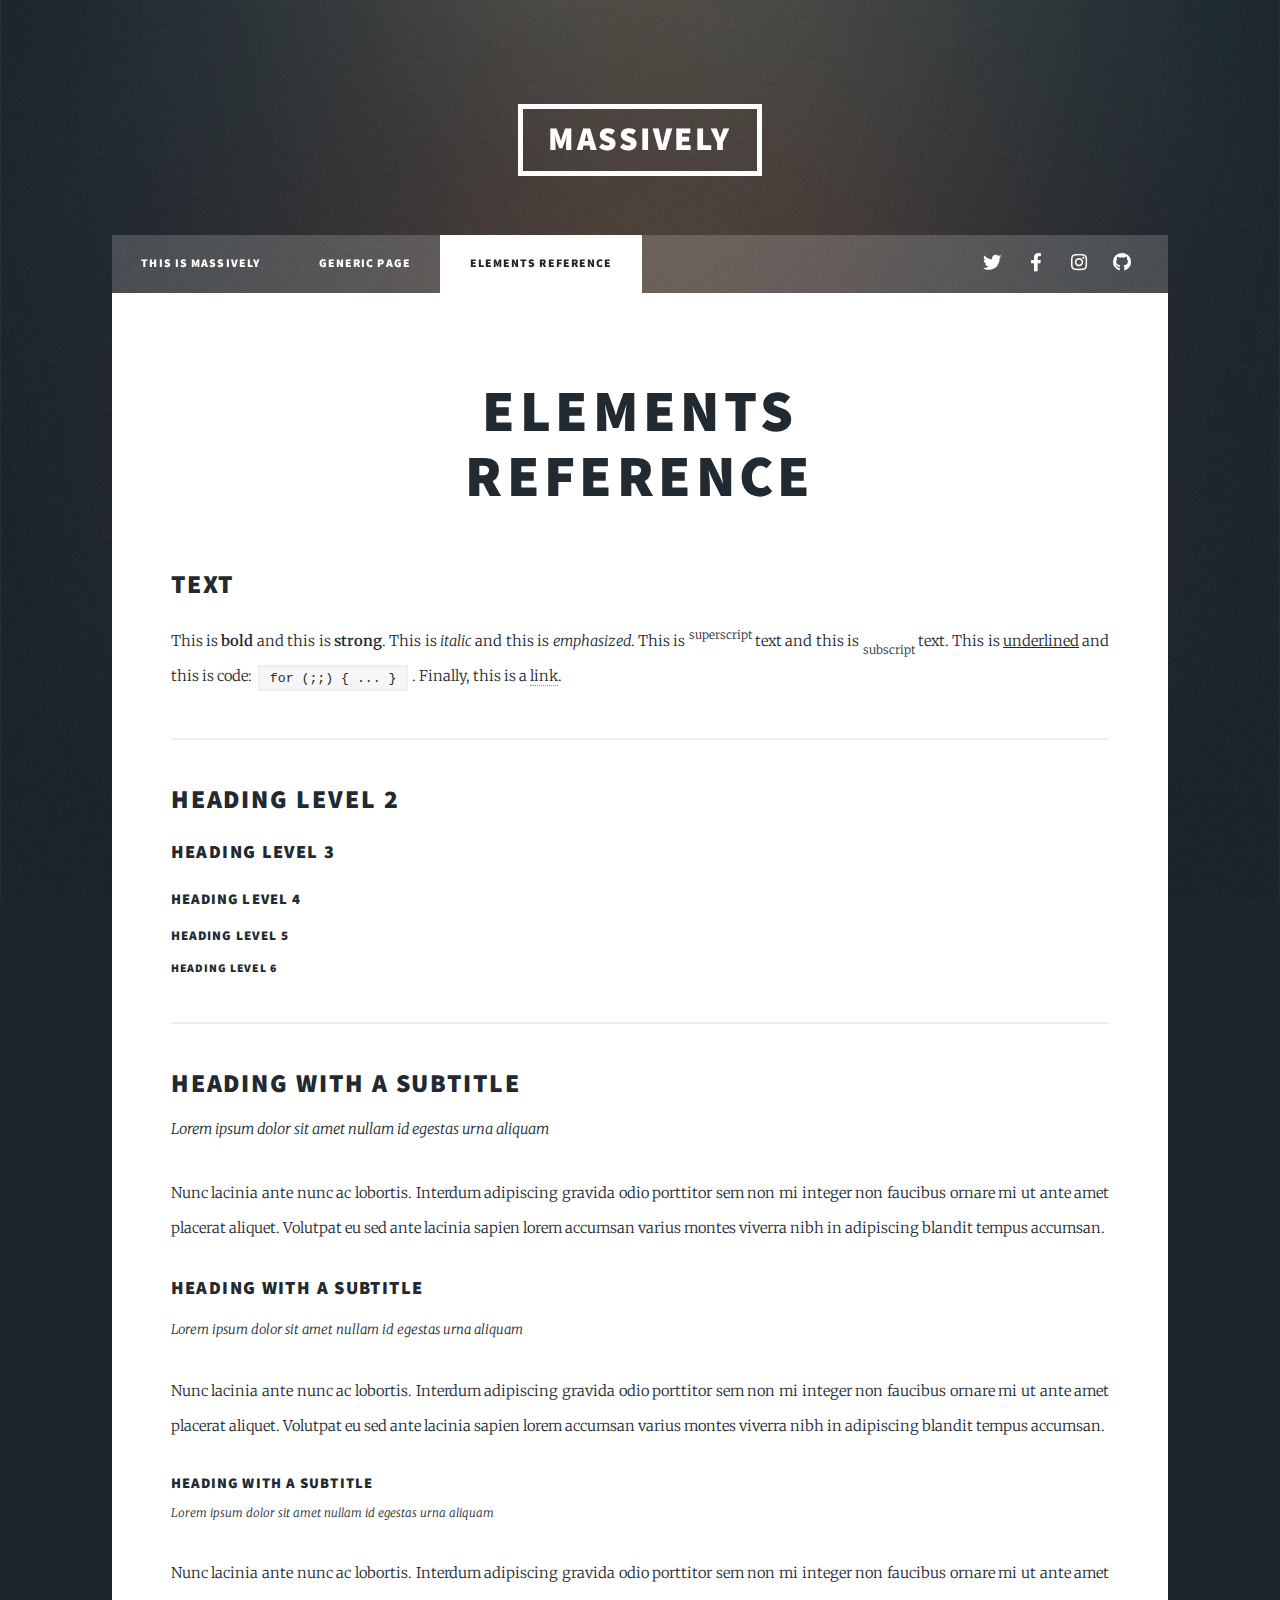
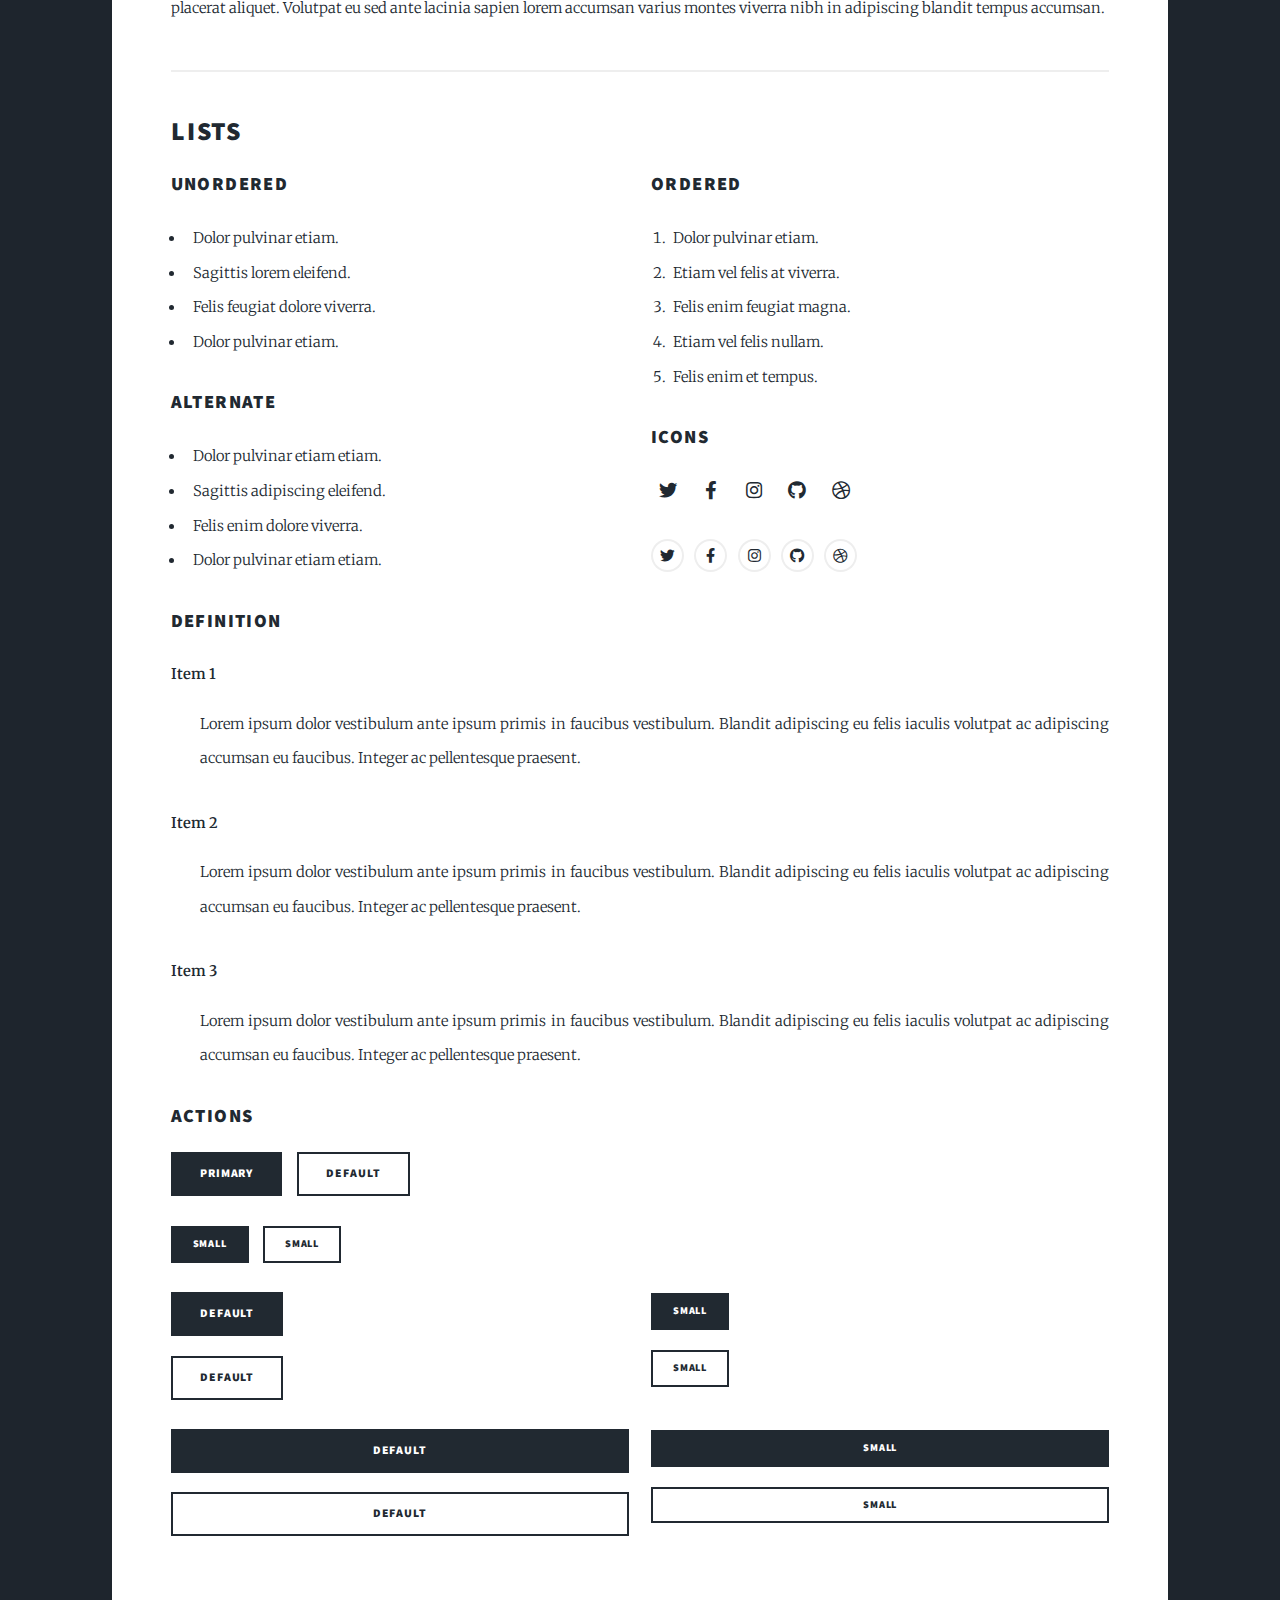
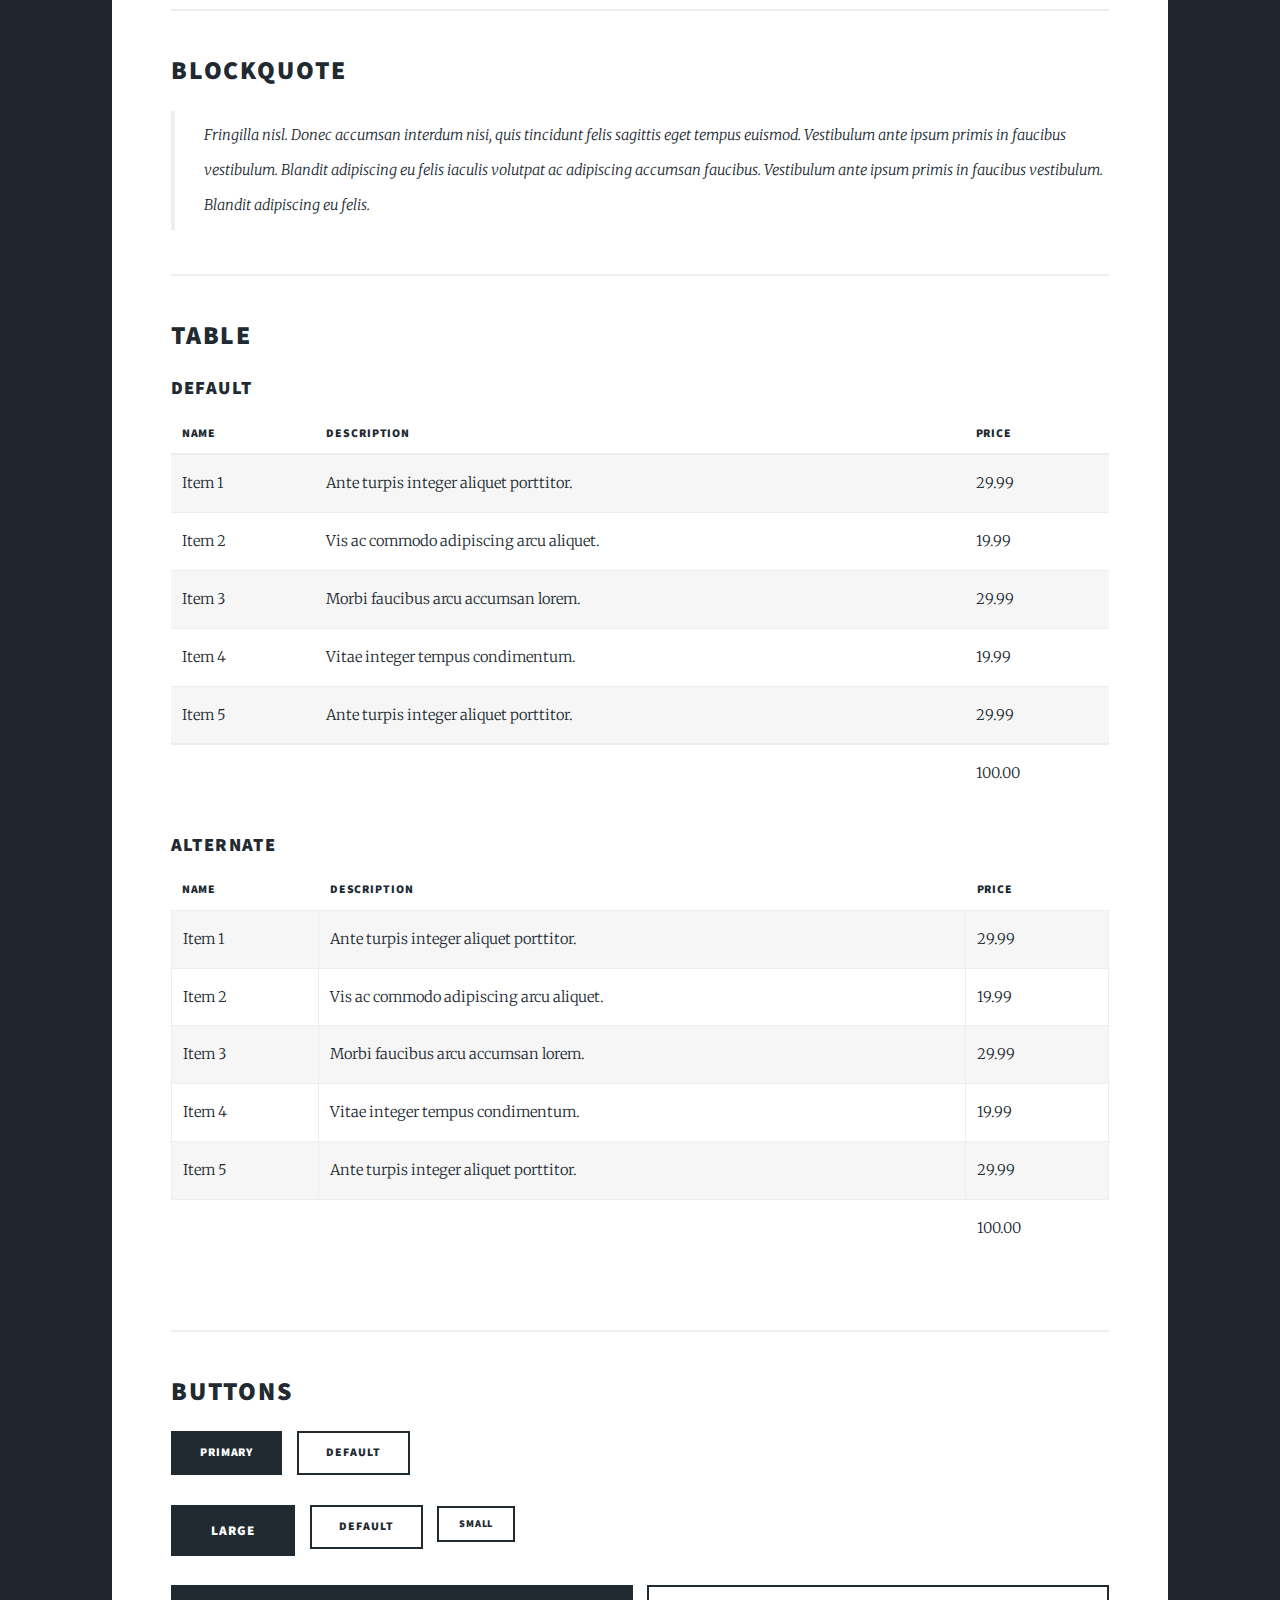
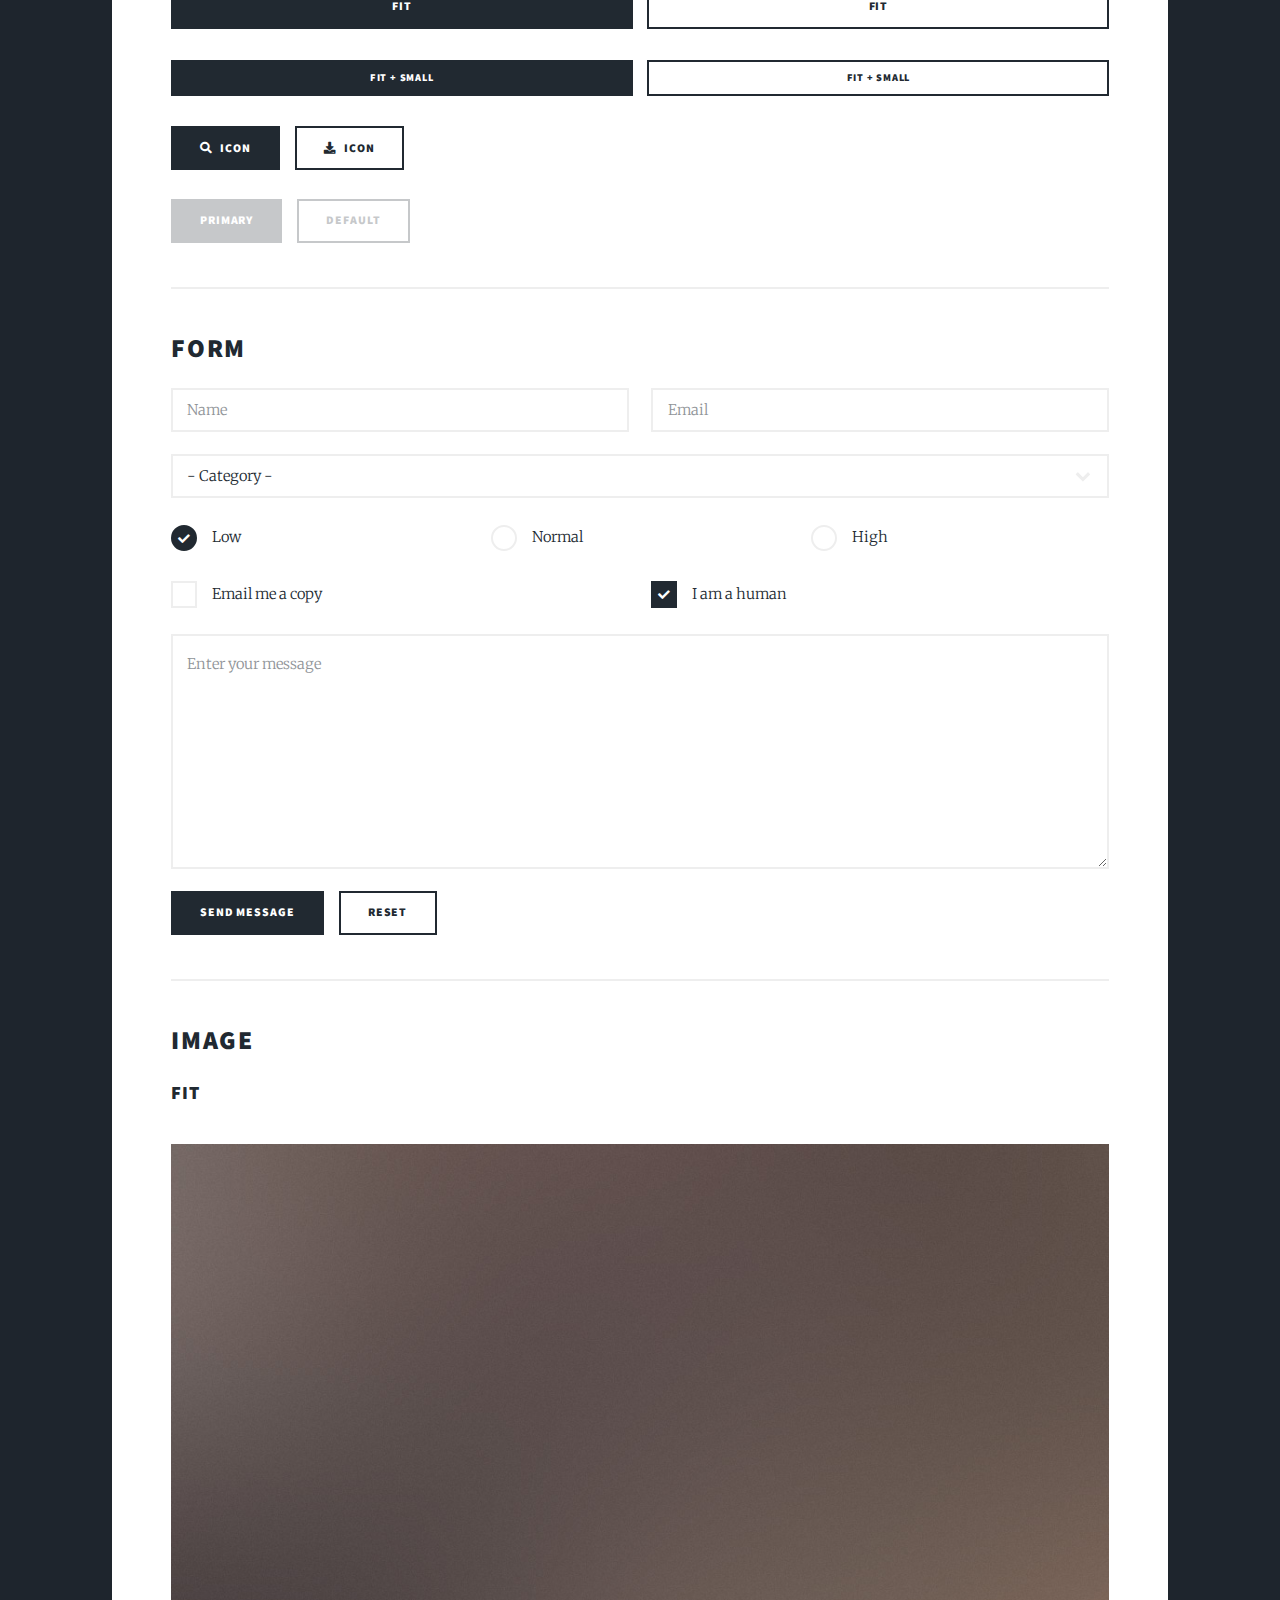
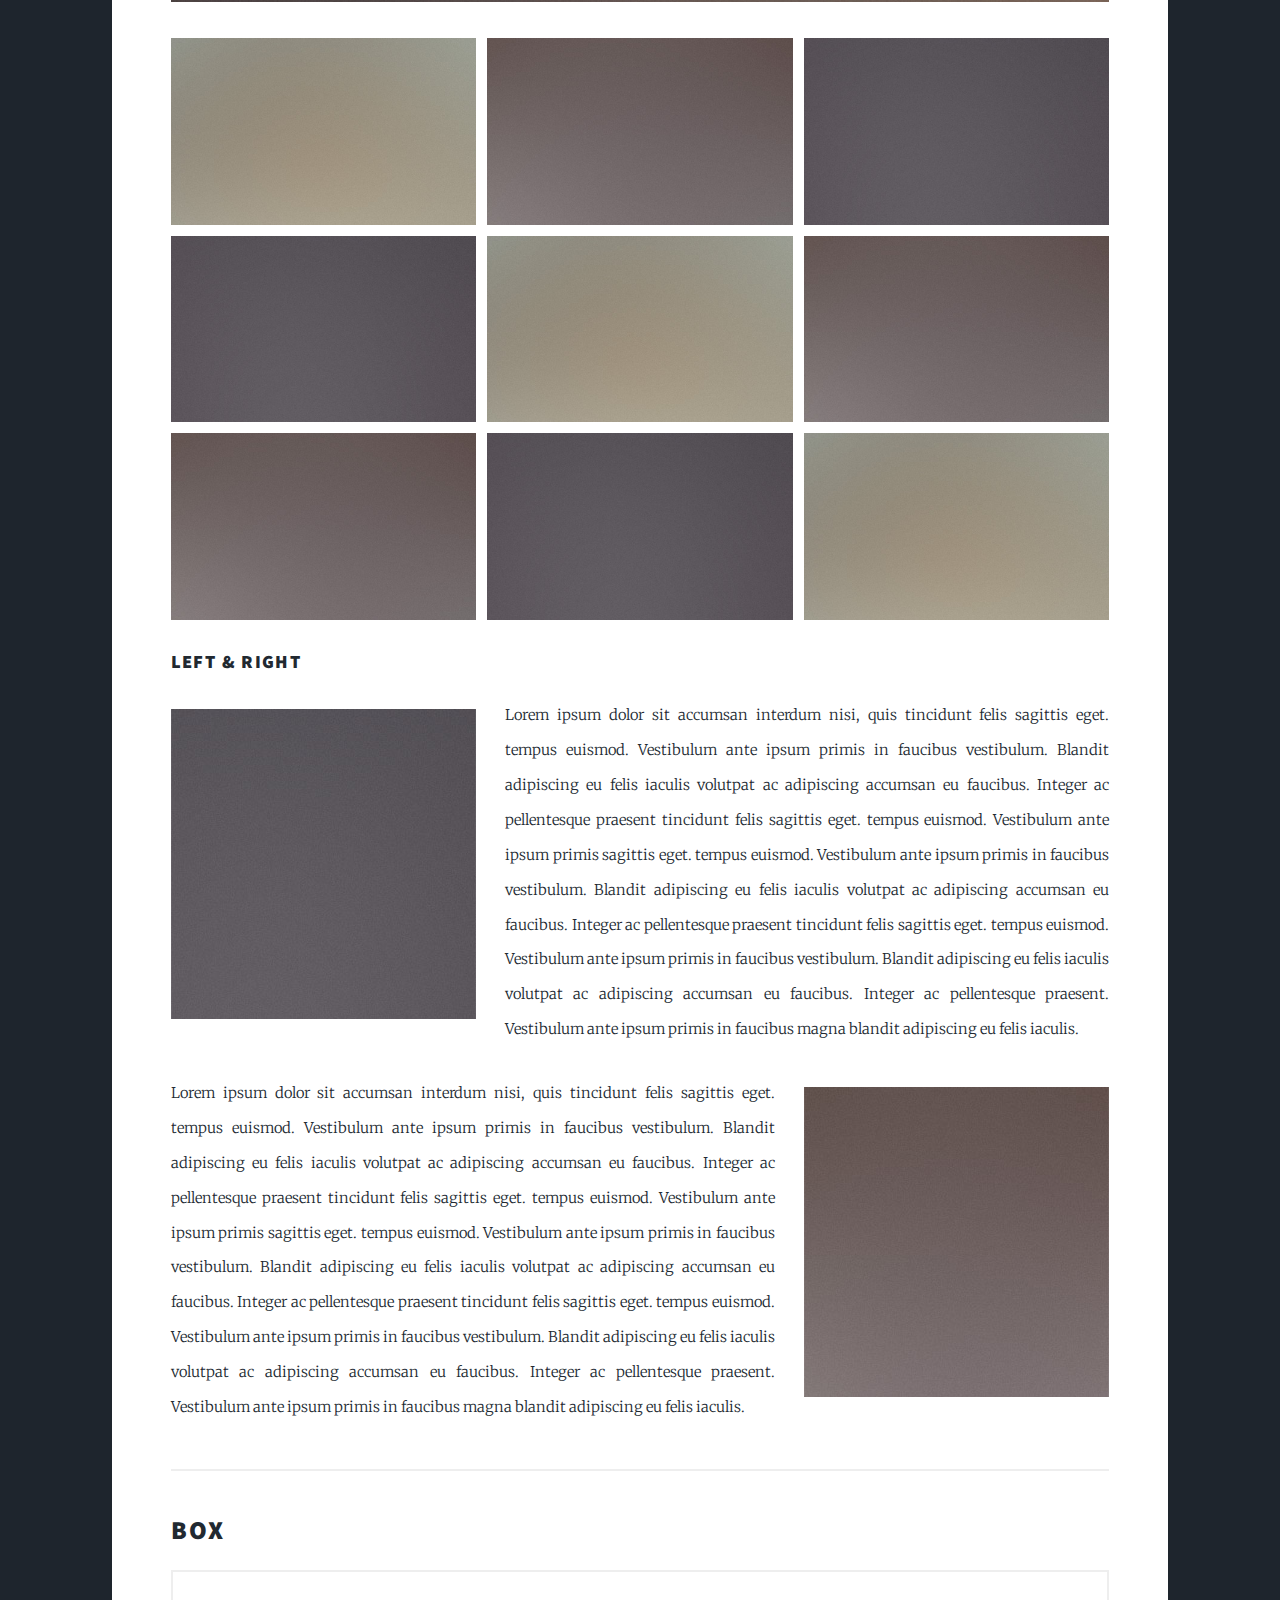
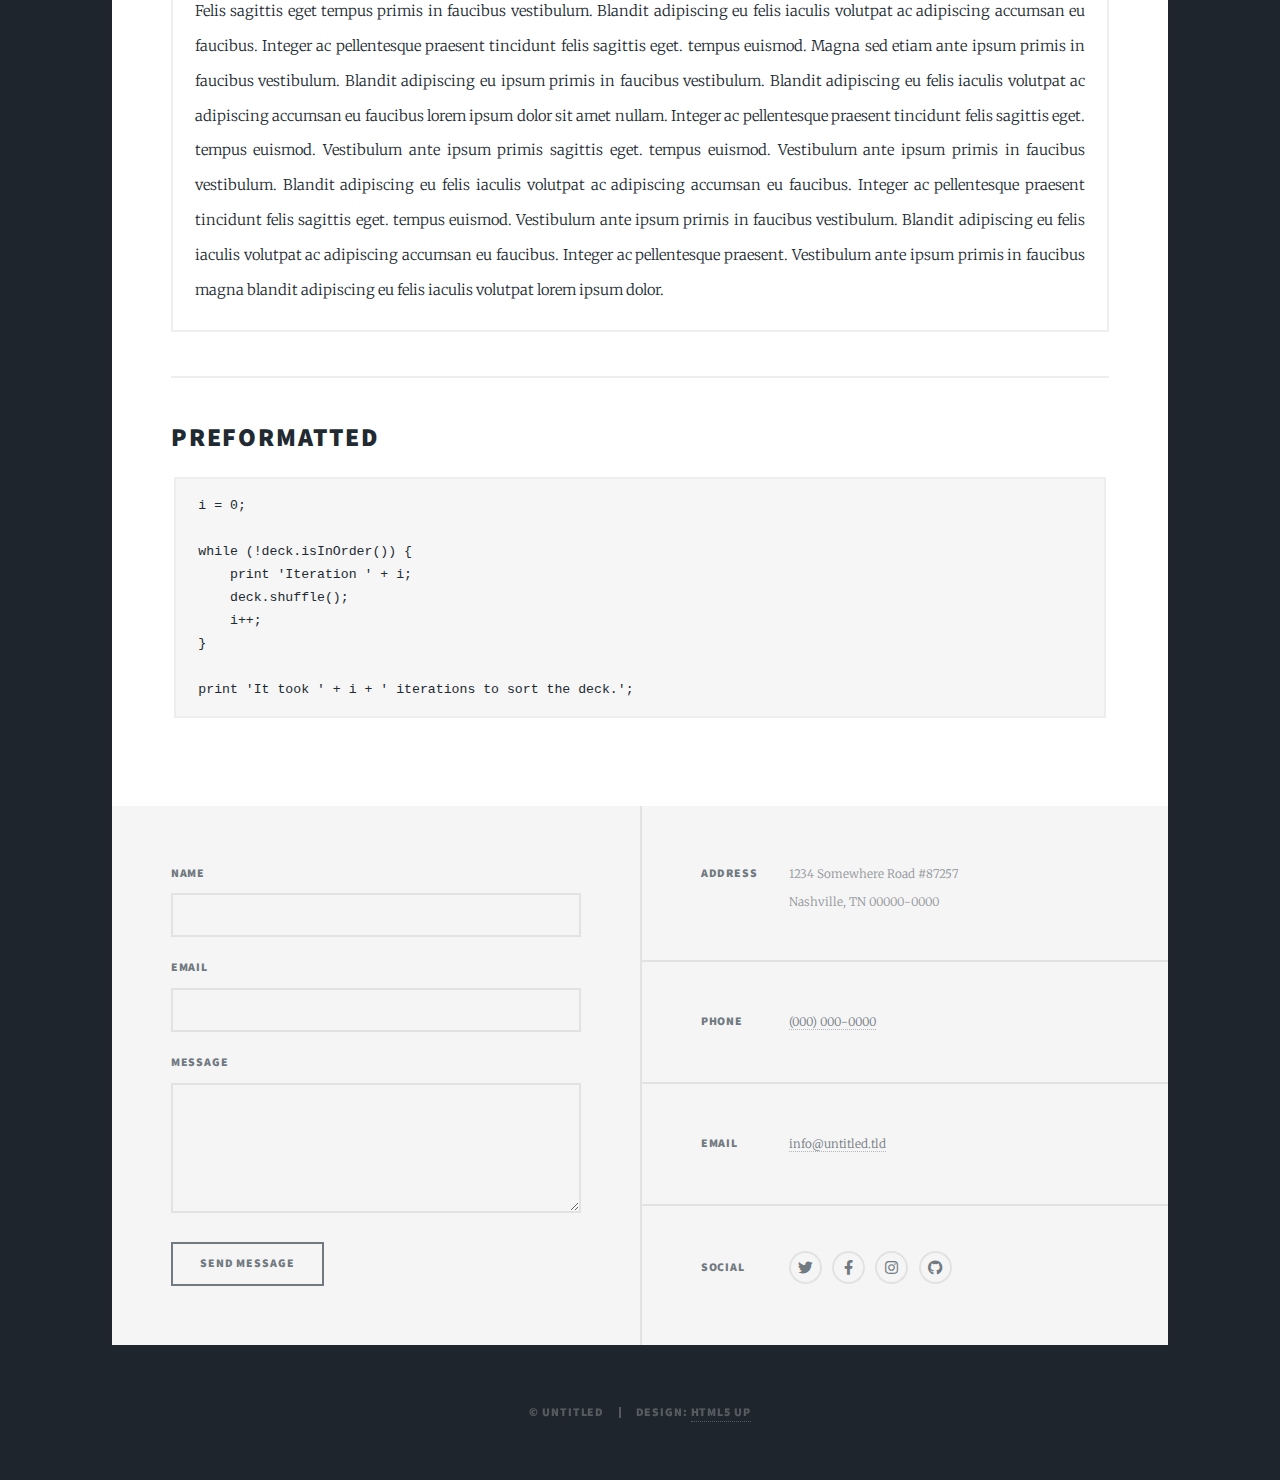
<file: elements.html>
<!DOCTYPE HTML>
<!--
	Massively by HTML5 UP
	html5up.net | @ajlkn
	Free for personal and commercial use under the CCA 3.0 license (html5up.net/license)
-->
<html>
	<head>
		<title>Elements Reference - Massively by HTML5 UP</title>
		<meta charset="utf-8" />
		<meta name="viewport" content="width=device-width, initial-scale=1, user-scalable=no" />
		<link rel="stylesheet" href="assets/css/main.css" />
		<noscript><link rel="stylesheet" href="assets/css/noscript.css" /></noscript>
	</head>
	<body class="is-preload">

		<!-- Wrapper -->
			<div id="wrapper">

				<!-- Header -->
					<header id="header">
						<a href="index.html" class="logo">Massively</a>
					</header>

				<!-- Nav -->
					<nav id="nav">
						<ul class="links">
							<li><a href="index.html">This is Massively</a></li>
							<li><a href="generic.html">Generic Page</a></li>
							<li class="active"><a href="elements.html">Elements Reference</a></li>
						</ul>
						<ul class="icons">
							<li><a href="#" class="icon brands fa-twitter"><span class="label">Twitter</span></a></li>
							<li><a href="#" class="icon brands fa-facebook-f"><span class="label">Facebook</span></a></li>
							<li><a href="#" class="icon brands fa-instagram"><span class="label">Instagram</span></a></li>
							<li><a href="#" class="icon brands fa-github"><span class="label">GitHub</span></a></li>
						</ul>
					</nav>

				<!-- Main -->
					<div id="main">

						<!-- Post -->
							<section class="post">
								<header class="major">
									<h1>Elements<br />
									Reference</h1>
								</header>

								<!-- Text stuff -->
									<h2>Text</h2>
									<p>This is <b>bold</b> and this is <strong>strong</strong>. This is <i>italic</i> and this is <em>emphasized</em>.
									This is <sup>superscript</sup> text and this is <sub>subscript</sub> text.
									This is <u>underlined</u> and this is code: <code>for (;;) { ... }</code>.
									Finally, this is a <a href="#">link</a>.</p>
									<hr />
									<h2>Heading Level 2</h2>
									<h3>Heading Level 3</h3>
									<h4>Heading Level 4</h4>
									<h5>Heading Level 5</h5>
									<h6>Heading Level 6</h6>
									<hr />
									<header>
										<h2>Heading with a Subtitle</h2>
										<p>Lorem ipsum dolor sit amet nullam id egestas urna aliquam</p>
									</header>
									<p>Nunc lacinia ante nunc ac lobortis. Interdum adipiscing gravida odio porttitor sem non mi integer non faucibus ornare mi ut ante amet placerat aliquet. Volutpat eu sed ante lacinia sapien lorem accumsan varius montes viverra nibh in adipiscing blandit tempus accumsan.</p>
									<header>
										<h3>Heading with a Subtitle</h3>
										<p>Lorem ipsum dolor sit amet nullam id egestas urna aliquam</p>
									</header>
									<p>Nunc lacinia ante nunc ac lobortis. Interdum adipiscing gravida odio porttitor sem non mi integer non faucibus ornare mi ut ante amet placerat aliquet. Volutpat eu sed ante lacinia sapien lorem accumsan varius montes viverra nibh in adipiscing blandit tempus accumsan.</p>
									<header>
										<h4>Heading with a Subtitle</h4>
										<p>Lorem ipsum dolor sit amet nullam id egestas urna aliquam</p>
									</header>
									<p>Nunc lacinia ante nunc ac lobortis. Interdum adipiscing gravida odio porttitor sem non mi integer non faucibus ornare mi ut ante amet placerat aliquet. Volutpat eu sed ante lacinia sapien lorem accumsan varius montes viverra nibh in adipiscing blandit tempus accumsan.</p>

									<hr />

								<!-- Lists -->
									<h2>Lists</h2>
									<div class="row">
										<div class="col-6 col-12-small">

											<h3>Unordered</h3>
											<ul>
												<li>Dolor pulvinar etiam.</li>
												<li>Sagittis lorem eleifend.</li>
												<li>Felis feugiat dolore viverra.</li>
												<li>Dolor pulvinar etiam.</li>
											</ul>

											<h3>Alternate</h3>
											<ul class="alt">
												<li>Dolor pulvinar etiam etiam.</li>
												<li>Sagittis adipiscing eleifend.</li>
												<li>Felis enim dolore viverra.</li>
												<li>Dolor pulvinar etiam etiam.</li>
											</ul>

										</div>
										<div class="col-6 col-12-small">

											<h3>Ordered</h3>
											<ol>
												<li>Dolor pulvinar etiam.</li>
												<li>Etiam vel felis at viverra.</li>
												<li>Felis enim feugiat magna.</li>
												<li>Etiam vel felis nullam.</li>
												<li>Felis enim et tempus.</li>
											</ol>

											<h3>Icons</h3>
											<ul class="icons">
												<li><a href="#" class="icon brands fa-twitter"><span class="label">Twitter</span></a></li>
												<li><a href="#" class="icon brands fa-facebook-f"><span class="label">Facebook</span></a></li>
												<li><a href="#" class="icon brands fa-instagram"><span class="label">Instagram</span></a></li>
												<li><a href="#" class="icon brands fa-github"><span class="label">Github</span></a></li>
												<li><a href="#" class="icon brands fa-dribbble"><span class="label">Dribbble</span></a></li>
											</ul>
											<ul class="icons alt">
												<li><a href="#" class="icon brands alt fa-twitter"><span class="label">Twitter</span></a></li>
												<li><a href="#" class="icon brands alt fa-facebook-f"><span class="label">Facebook</span></a></li>
												<li><a href="#" class="icon brands alt fa-instagram"><span class="label">Instagram</span></a></li>
												<li><a href="#" class="icon brands alt fa-github"><span class="label">Github</span></a></li>
												<li><a href="#" class="icon brands alt fa-dribbble"><span class="label">Dribbble</span></a></li>
											</ul>

										</div>
									</div>
									<h3>Definition</h3>
									<dl>
										<dt>Item 1</dt>
										<dd>
											<p>Lorem ipsum dolor vestibulum ante ipsum primis in faucibus vestibulum. Blandit adipiscing eu felis iaculis volutpat ac adipiscing accumsan eu faucibus. Integer ac pellentesque praesent.</p>
										</dd>
										<dt>Item 2</dt>
										<dd>
											<p>Lorem ipsum dolor vestibulum ante ipsum primis in faucibus vestibulum. Blandit adipiscing eu felis iaculis volutpat ac adipiscing accumsan eu faucibus. Integer ac pellentesque praesent.</p>
										</dd>
										<dt>Item 3</dt>
										<dd>
											<p>Lorem ipsum dolor vestibulum ante ipsum primis in faucibus vestibulum. Blandit adipiscing eu felis iaculis volutpat ac adipiscing accumsan eu faucibus. Integer ac pellentesque praesent.</p>
										</dd>
									</dl>

									<h3>Actions</h3>
									<ul class="actions">
										<li><a href="#" class="button primary">Primary</a></li>
										<li><a href="#" class="button">Default</a></li>
									</ul>
									<ul class="actions small">
										<li><a href="#" class="button primary small">Small</a></li>
										<li><a href="#" class="button small">Small</a></li>
									</ul>
									<div class="row">
										<div class="col-6 col-12-small">
											<ul class="actions stacked">
												<li><a href="#" class="button primary">Default</a></li>
												<li><a href="#" class="button">Default</a></li>
											</ul>
										</div>
										<div class="col-6 col-12-small">
											<ul class="actions stacked">
												<li><a href="#" class="button primary small">Small</a></li>
												<li><a href="#" class="button small">Small</a></li>
											</ul>
										</div>
									</div>
									<div class="row">
										<div class="col-6 col-12-small">
											<ul class="actions stacked">
												<li><a href="#" class="button primary fit">Default</a></li>
												<li><a href="#" class="button fit">Default</a></li>
											</ul>
										</div>
										<div class="col-6 col-12-small">
											<ul class="actions stacked">
												<li><a href="#" class="button primary small fit">Small</a></li>
												<li><a href="#" class="button small fit">Small</a></li>
											</ul>
										</div>
									</div>

									<hr />

								<!-- Blockquote -->
									<h2>Blockquote</h2>
									<blockquote>Fringilla nisl. Donec accumsan interdum nisi, quis tincidunt felis sagittis eget tempus euismod. Vestibulum ante ipsum primis in faucibus vestibulum. Blandit adipiscing eu felis iaculis volutpat ac adipiscing accumsan faucibus. Vestibulum ante ipsum primis in faucibus vestibulum. Blandit adipiscing eu felis.</blockquote>

									<hr />

								<!-- Table -->
									<h2>Table</h2>

									<h3>Default</h3>
									<div class="table-wrapper">
										<table>
											<thead>
												<tr>
													<th>Name</th>
													<th>Description</th>
													<th>Price</th>
												</tr>
											</thead>
											<tbody>
												<tr>
													<td>Item 1</td>
													<td>Ante turpis integer aliquet porttitor.</td>
													<td>29.99</td>
												</tr>
												<tr>
													<td>Item 2</td>
													<td>Vis ac commodo adipiscing arcu aliquet.</td>
													<td>19.99</td>
												</tr>
												<tr>
													<td>Item 3</td>
													<td> Morbi faucibus arcu accumsan lorem.</td>
													<td>29.99</td>
												</tr>
												<tr>
													<td>Item 4</td>
													<td>Vitae integer tempus condimentum.</td>
													<td>19.99</td>
												</tr>
												<tr>
													<td>Item 5</td>
													<td>Ante turpis integer aliquet porttitor.</td>
													<td>29.99</td>
												</tr>
											</tbody>
											<tfoot>
												<tr>
													<td colspan="2"></td>
													<td>100.00</td>
												</tr>
											</tfoot>
										</table>
									</div>

									<h3>Alternate</h3>
									<div class="table-wrapper">
										<table class="alt">
											<thead>
												<tr>
													<th>Name</th>
													<th>Description</th>
													<th>Price</th>
												</tr>
											</thead>
											<tbody>
												<tr>
													<td>Item 1</td>
													<td>Ante turpis integer aliquet porttitor.</td>
													<td>29.99</td>
												</tr>
												<tr>
													<td>Item 2</td>
													<td>Vis ac commodo adipiscing arcu aliquet.</td>
													<td>19.99</td>
												</tr>
												<tr>
													<td>Item 3</td>
													<td> Morbi faucibus arcu accumsan lorem.</td>
													<td>29.99</td>
												</tr>
												<tr>
													<td>Item 4</td>
													<td>Vitae integer tempus condimentum.</td>
													<td>19.99</td>
												</tr>
												<tr>
													<td>Item 5</td>
													<td>Ante turpis integer aliquet porttitor.</td>
													<td>29.99</td>
												</tr>
											</tbody>
											<tfoot>
												<tr>
													<td colspan="2"></td>
													<td>100.00</td>
												</tr>
											</tfoot>
										</table>
									</div>

									<hr />

								<!-- Buttons -->
									<h2>Buttons</h2>
									<ul class="actions">
										<li><a href="#" class="button primary">Primary</a></li>
										<li><a href="#" class="button">Default</a></li>
									</ul>
									<ul class="actions">
										<li><a href="#" class="button primary large">Large</a></li>
										<li><a href="#" class="button">Default</a></li>
										<li><a href="#" class="button small">Small</a></li>
									</ul>
									<ul class="actions fit">
										<li><a href="#" class="button primary fit">Fit</a></li>
										<li><a href="#" class="button fit">Fit</a></li>
									</ul>
									<ul class="actions fit small">
										<li><a href="#" class="button primary fit small">Fit + Small</a></li>
										<li><a href="#" class="button fit small">Fit + Small</a></li>
									</ul>
									<ul class="actions">
										<li><a href="#" class="button primary icon solid fa-search">Icon</a></li>
										<li><a href="#" class="button icon solid fa-download">Icon</a></li>
									</ul>
									<ul class="actions">
										<li><span class="button primary disabled">Primary</span></li>
										<li><span class="button disabled">Default</span></li>
									</ul>

									<hr />

								<!-- Form -->
									<h2>Form</h2>

									<form method="post" action="#">
										<div class="row gtr-uniform">
											<div class="col-6 col-12-xsmall">
												<input type="text" name="demo-name" id="demo-name" value="" placeholder="Name" />
											</div>
											<div class="col-6 col-12-xsmall">
												<input type="email" name="demo-email" id="demo-email" value="" placeholder="Email" />
											</div>
											<!-- Break -->
											<div class="col-12">
												<select name="demo-category" id="demo-category">
													<option value="">- Category -</option>
													<option value="1">Manufacturing</option>
													<option value="1">Shipping</option>
													<option value="1">Administration</option>
													<option value="1">Human Resources</option>
												</select>
											</div>
											<!-- Break -->
											<div class="col-4 col-12-small">
												<input type="radio" id="demo-priority-low" name="demo-priority" checked>
												<label for="demo-priority-low">Low</label>
											</div>
											<div class="col-4 col-12-small">
												<input type="radio" id="demo-priority-normal" name="demo-priority">
												<label for="demo-priority-normal">Normal</label>
											</div>
											<div class="col-4 col-12-small">
												<input type="radio" id="demo-priority-high" name="demo-priority">
												<label for="demo-priority-high">High</label>
											</div>
											<!-- Break -->
											<div class="col-6 col-12-small">
												<input type="checkbox" id="demo-copy" name="demo-copy">
												<label for="demo-copy">Email me a copy</label>
											</div>
											<div class="col-6 col-12-small">
												<input type="checkbox" id="demo-human" name="demo-human" checked>
												<label for="demo-human">I am a human</label>
											</div>
											<!-- Break -->
											<div class="col-12">
												<textarea name="demo-message" id="demo-message" placeholder="Enter your message" rows="6"></textarea>
											</div>
											<!-- Break -->
											<div class="col-12">
												<ul class="actions">
													<li><input type="submit" value="Send Message" class="primary" /></li>
													<li><input type="reset" value="Reset" /></li>
												</ul>
											</div>
										</div>
									</form>

									<hr />

								<!-- Image -->
									<h2>Image</h2>

									<h3>Fit</h3>
									<span class="image fit"><img src="images/pic01.jpg" alt="" /></span>
									<div class="box alt">
										<div class="row gtr-50 gtr-uniform">
											<div class="col-4"><span class="image fit"><img src="images/pic02.jpg" alt="" /></span></div>
											<div class="col-4"><span class="image fit"><img src="images/pic03.jpg" alt="" /></span></div>
											<div class="col-4"><span class="image fit"><img src="images/pic04.jpg" alt="" /></span></div>
											<!-- Break -->
											<div class="col-4"><span class="image fit"><img src="images/pic04.jpg" alt="" /></span></div>
											<div class="col-4"><span class="image fit"><img src="images/pic02.jpg" alt="" /></span></div>
											<div class="col-4"><span class="image fit"><img src="images/pic03.jpg" alt="" /></span></div>
											<!-- Break -->
											<div class="col-4"><span class="image fit"><img src="images/pic03.jpg" alt="" /></span></div>
											<div class="col-4"><span class="image fit"><img src="images/pic04.jpg" alt="" /></span></div>
											<div class="col-4"><span class="image fit"><img src="images/pic02.jpg" alt="" /></span></div>
										</div>
									</div>

									<h3>Left &amp; Right</h3>
									<p><span class="image left"><img src="images/pic08.jpg" alt="" /></span>Lorem ipsum dolor sit accumsan interdum nisi, quis tincidunt felis sagittis eget. tempus euismod. Vestibulum ante ipsum primis in faucibus vestibulum. Blandit adipiscing eu felis iaculis volutpat ac adipiscing accumsan eu faucibus. Integer ac pellentesque praesent tincidunt felis sagittis eget. tempus euismod. Vestibulum ante ipsum primis sagittis eget. tempus euismod. Vestibulum ante ipsum primis in faucibus vestibulum. Blandit adipiscing eu felis iaculis volutpat ac adipiscing accumsan eu faucibus. Integer ac pellentesque praesent tincidunt felis sagittis eget. tempus euismod. Vestibulum ante ipsum primis in faucibus vestibulum. Blandit adipiscing eu felis iaculis volutpat ac adipiscing accumsan eu faucibus. Integer ac pellentesque praesent. Vestibulum ante ipsum primis in faucibus magna blandit adipiscing eu felis iaculis.</p>
									<p><span class="image right"><img src="images/pic09.jpg" alt="" /></span>Lorem ipsum dolor sit accumsan interdum nisi, quis tincidunt felis sagittis eget. tempus euismod. Vestibulum ante ipsum primis in faucibus vestibulum. Blandit adipiscing eu felis iaculis volutpat ac adipiscing accumsan eu faucibus. Integer ac pellentesque praesent tincidunt felis sagittis eget. tempus euismod. Vestibulum ante ipsum primis sagittis eget. tempus euismod. Vestibulum ante ipsum primis in faucibus vestibulum. Blandit adipiscing eu felis iaculis volutpat ac adipiscing accumsan eu faucibus. Integer ac pellentesque praesent tincidunt felis sagittis eget. tempus euismod. Vestibulum ante ipsum primis in faucibus vestibulum. Blandit adipiscing eu felis iaculis volutpat ac adipiscing accumsan eu faucibus. Integer ac pellentesque praesent. Vestibulum ante ipsum primis in faucibus magna blandit adipiscing eu felis iaculis.</p>

									<hr />

								<!-- Box -->
									<h2>Box</h2>
									<div class="box">
										<p>Felis sagittis eget tempus primis in faucibus vestibulum. Blandit adipiscing eu felis iaculis volutpat ac adipiscing accumsan eu faucibus. Integer ac pellentesque praesent tincidunt felis sagittis eget. tempus euismod. Magna sed etiam ante ipsum primis in faucibus vestibulum. Blandit adipiscing eu ipsum primis in faucibus vestibulum. Blandit adipiscing eu felis iaculis volutpat ac adipiscing accumsan eu faucibus lorem ipsum dolor sit amet nullam. Integer ac pellentesque praesent tincidunt felis sagittis eget. tempus euismod. Vestibulum ante ipsum primis sagittis eget. tempus euismod. Vestibulum ante ipsum primis in faucibus vestibulum. Blandit adipiscing eu felis iaculis volutpat ac adipiscing accumsan eu faucibus. Integer ac pellentesque praesent tincidunt felis sagittis eget. tempus euismod. Vestibulum ante ipsum primis in faucibus vestibulum. Blandit adipiscing eu felis iaculis volutpat ac adipiscing accumsan eu faucibus. Integer ac pellentesque praesent. Vestibulum ante ipsum primis in faucibus magna blandit adipiscing eu felis iaculis volutpat lorem ipsum dolor.</p>
									</div>

									<hr />

								<!-- Preformatted Code -->
									<h2>Preformatted</h2>
									<pre><code>i = 0;

while (!deck.isInOrder()) {
    print 'Iteration ' + i;
    deck.shuffle();
    i++;
}

print 'It took ' + i + ' iterations to sort the deck.';
</code></pre>

							</section>

					</div>

				<!-- Footer -->
					<footer id="footer">
						<section>
							<form method="post" action="#">
								<div class="fields">
									<div class="field">
										<label for="name">Name</label>
										<input type="text" name="name" id="name" />
									</div>
									<div class="field">
										<label for="email">Email</label>
										<input type="text" name="email" id="email" />
									</div>
									<div class="field">
										<label for="message">Message</label>
										<textarea name="message" id="message" rows="3"></textarea>
									</div>
								</div>
								<ul class="actions">
									<li><input type="submit" value="Send Message" /></li>
								</ul>
							</form>
						</section>
						<section class="split contact">
							<section class="alt">
								<h3>Address</h3>
								<p>1234 Somewhere Road #87257<br />
								Nashville, TN 00000-0000</p>
							</section>
							<section>
								<h3>Phone</h3>
								<p><a href="#">(000) 000-0000</a></p>
							</section>
							<section>
								<h3>Email</h3>
								<p><a href="#">info@untitled.tld</a></p>
							</section>
							<section>
								<h3>Social</h3>
								<ul class="icons alt">
									<li><a href="#" class="icon brands alt fa-twitter"><span class="label">Twitter</span></a></li>
									<li><a href="#" class="icon brands alt fa-facebook-f"><span class="label">Facebook</span></a></li>
									<li><a href="#" class="icon brands alt fa-instagram"><span class="label">Instagram</span></a></li>
									<li><a href="#" class="icon brands alt fa-github"><span class="label">GitHub</span></a></li>
								</ul>
							</section>
						</section>
					</footer>

				<!-- Copyright -->
					<div id="copyright">
						<ul><li>&copy; Untitled</li><li>Design: <a href="https://html5up.net">HTML5 UP</a></li></ul>
					</div>

			</div>

		<!-- Scripts -->
			<script src="assets/js/jquery.min.js"></script>
			<script src="assets/js/jquery.scrollex.min.js"></script>
			<script src="assets/js/jquery.scrolly.min.js"></script>
			<script src="assets/js/browser.min.js"></script>
			<script src="assets/js/breakpoints.min.js"></script>
			<script src="assets/js/util.js"></script>
			<script src="assets/js/main.js"></script>

	</body>
</html>
</file>
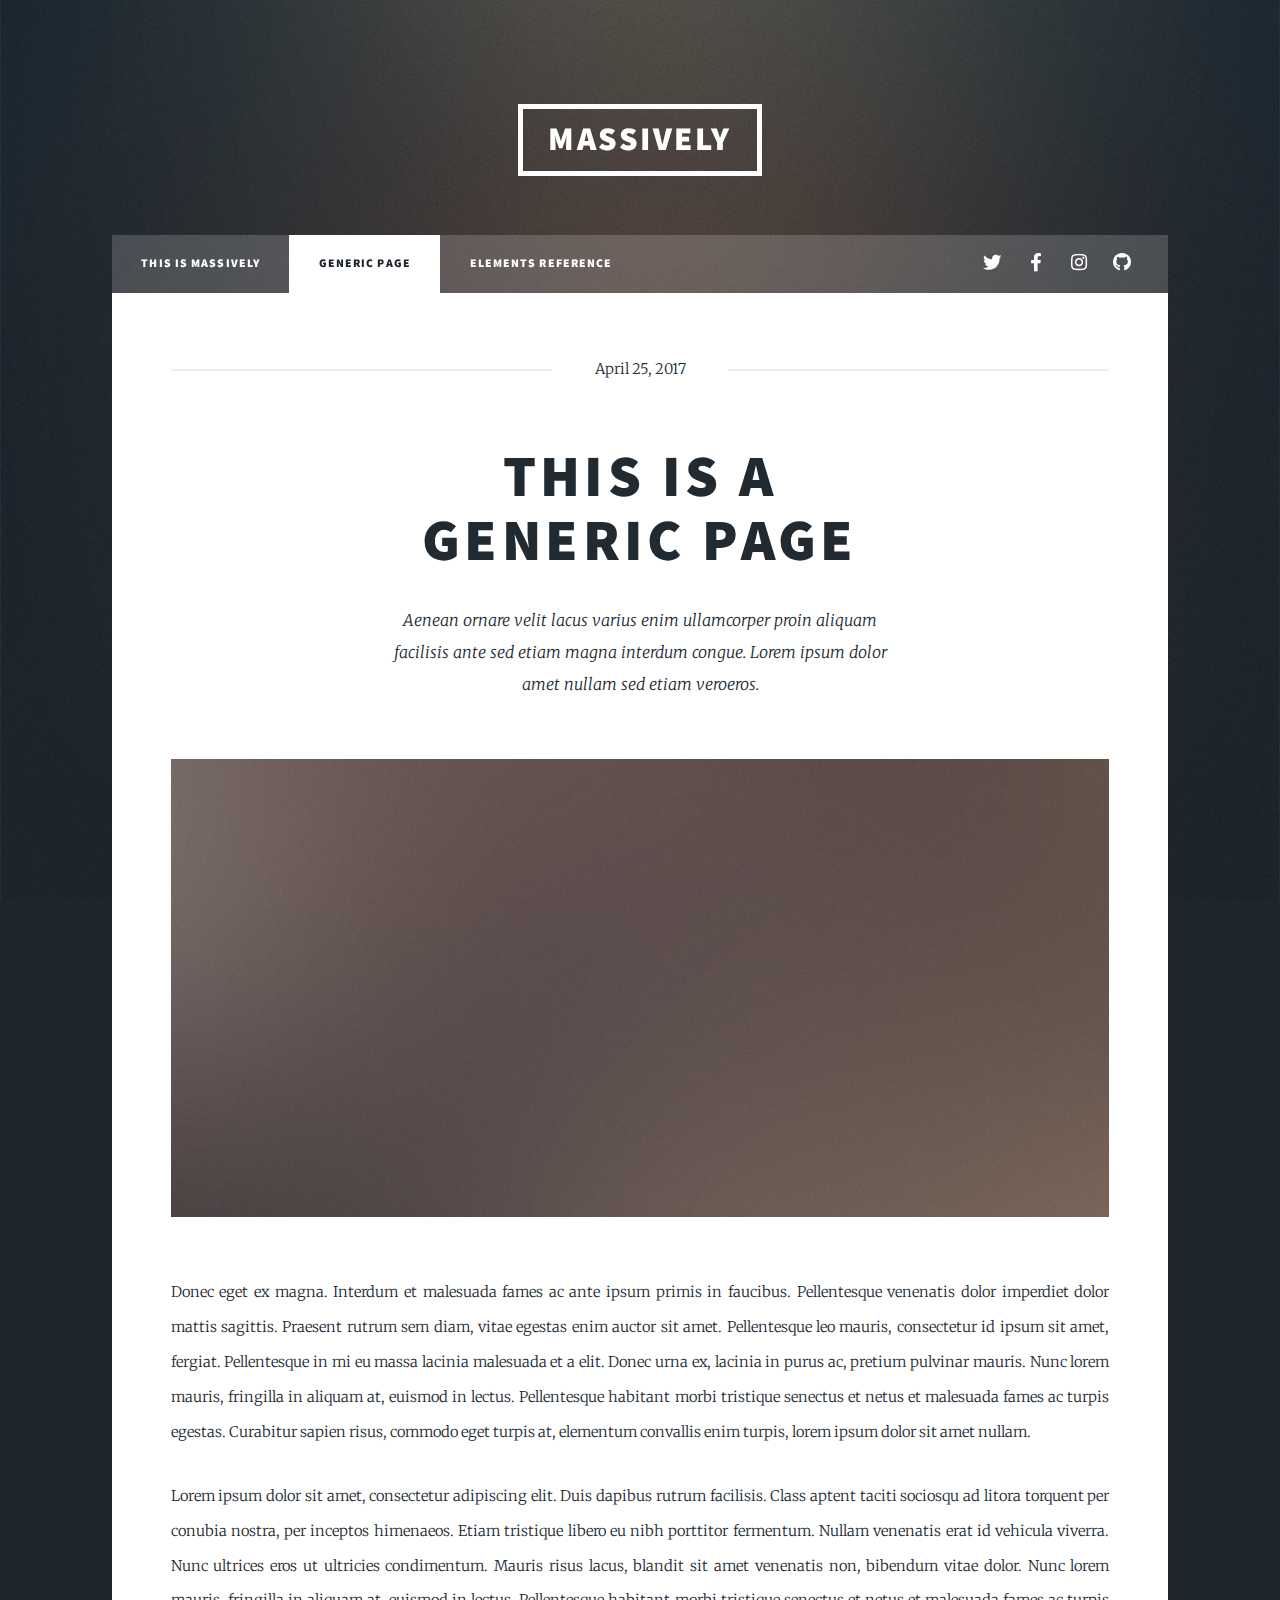
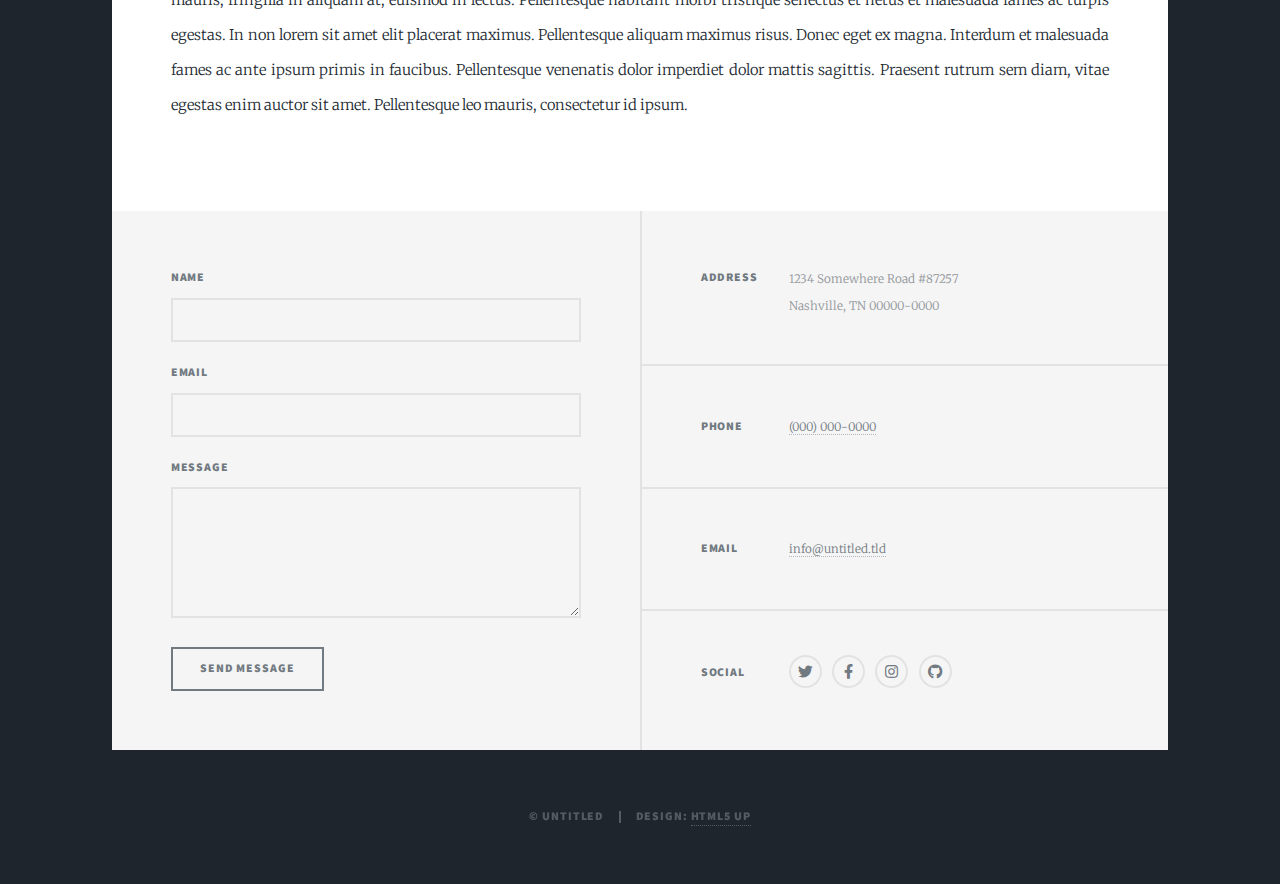
<file: generic.html>
<!DOCTYPE HTML>
<!--
	Massively by HTML5 UP
	html5up.net | @ajlkn
	Free for personal and commercial use under the CCA 3.0 license (html5up.net/license)
-->
<html>
	<head>
		<title>Generic Page - Massively by HTML5 UP</title>
		<meta charset="utf-8" />
		<meta name="viewport" content="width=device-width, initial-scale=1, user-scalable=no" />
		<link rel="stylesheet" href="assets/css/main.css" />
		<noscript><link rel="stylesheet" href="assets/css/noscript.css" /></noscript>
	</head>
	<body class="is-preload">

		<!-- Wrapper -->
			<div id="wrapper">

				<!-- Header -->
					<header id="header">
						<a href="index.html" class="logo">Massively</a>
					</header>

				<!-- Nav -->
					<nav id="nav">
						<ul class="links">
							<li><a href="index.html">This is Massively</a></li>
							<li class="active"><a href="generic.html">Generic Page</a></li>
							<li><a href="elements.html">Elements Reference</a></li>
						</ul>
						<ul class="icons">
							<li><a href="#" class="icon brands fa-twitter"><span class="label">Twitter</span></a></li>
							<li><a href="#" class="icon brands fa-facebook-f"><span class="label">Facebook</span></a></li>
							<li><a href="#" class="icon brands fa-instagram"><span class="label">Instagram</span></a></li>
							<li><a href="#" class="icon brands fa-github"><span class="label">GitHub</span></a></li>
						</ul>
					</nav>

				<!-- Main -->
					<div id="main">

						<!-- Post -->
							<section class="post">
								<header class="major">
									<span class="date">April 25, 2017</span>
									<h1>This is a<br />
									Generic Page</h1>
									<p>Aenean ornare velit lacus varius enim ullamcorper proin aliquam<br />
									facilisis ante sed etiam magna interdum congue. Lorem ipsum dolor<br />
									amet nullam sed etiam veroeros.</p>
								</header>
								<div class="image main"><img src="images/pic01.jpg" alt="" /></div>
								<p>Donec eget ex magna. Interdum et malesuada fames ac ante ipsum primis in faucibus. Pellentesque venenatis dolor imperdiet dolor mattis sagittis. Praesent rutrum sem diam, vitae egestas enim auctor sit amet. Pellentesque leo mauris, consectetur id ipsum sit amet, fergiat. Pellentesque in mi eu massa lacinia malesuada et a elit. Donec urna ex, lacinia in purus ac, pretium pulvinar mauris. Nunc lorem mauris, fringilla in aliquam at, euismod in lectus. Pellentesque habitant morbi tristique senectus et netus et malesuada fames ac turpis egestas. Curabitur sapien risus, commodo eget turpis at, elementum convallis enim turpis, lorem ipsum dolor sit amet nullam.</p>
								<p>Lorem ipsum dolor sit amet, consectetur adipiscing elit. Duis dapibus rutrum facilisis. Class aptent taciti sociosqu ad litora torquent per conubia nostra, per inceptos himenaeos. Etiam tristique libero eu nibh porttitor fermentum. Nullam venenatis erat id vehicula viverra. Nunc ultrices eros ut ultricies condimentum. Mauris risus lacus, blandit sit amet venenatis non, bibendum vitae dolor. Nunc lorem mauris, fringilla in aliquam at, euismod in lectus. Pellentesque habitant morbi tristique senectus et netus et malesuada fames ac turpis egestas. In non lorem sit amet elit placerat maximus. Pellentesque aliquam maximus risus. Donec eget ex magna. Interdum et malesuada fames ac ante ipsum primis in faucibus. Pellentesque venenatis dolor imperdiet dolor mattis sagittis. Praesent rutrum sem diam, vitae egestas enim auctor sit amet. Pellentesque leo mauris, consectetur id ipsum.</p>
							</section>

					</div>

				<!-- Footer -->
					<footer id="footer">
						<section>
							<form method="post" action="#">
								<div class="fields">
									<div class="field">
										<label for="name">Name</label>
										<input type="text" name="name" id="name" />
									</div>
									<div class="field">
										<label for="email">Email</label>
										<input type="text" name="email" id="email" />
									</div>
									<div class="field">
										<label for="message">Message</label>
										<textarea name="message" id="message" rows="3"></textarea>
									</div>
								</div>
								<ul class="actions">
									<li><input type="submit" value="Send Message" /></li>
								</ul>
							</form>
						</section>
						<section class="split contact">
							<section class="alt">
								<h3>Address</h3>
								<p>1234 Somewhere Road #87257<br />
								Nashville, TN 00000-0000</p>
							</section>
							<section>
								<h3>Phone</h3>
								<p><a href="#">(000) 000-0000</a></p>
							</section>
							<section>
								<h3>Email</h3>
								<p><a href="#">info@untitled.tld</a></p>
							</section>
							<section>
								<h3>Social</h3>
								<ul class="icons alt">
									<li><a href="#" class="icon brands alt fa-twitter"><span class="label">Twitter</span></a></li>
									<li><a href="#" class="icon brands alt fa-facebook-f"><span class="label">Facebook</span></a></li>
									<li><a href="#" class="icon brands alt fa-instagram"><span class="label">Instagram</span></a></li>
									<li><a href="#" class="icon brands alt fa-github"><span class="label">GitHub</span></a></li>
								</ul>
							</section>
						</section>
					</footer>

				<!-- Copyright -->
					<div id="copyright">
						<ul><li>&copy; Untitled</li><li>Design: <a href="https://html5up.net">HTML5 UP</a></li></ul>
					</div>

			</div>

		<!-- Scripts -->
			<script src="assets/js/jquery.min.js"></script>
			<script src="assets/js/jquery.scrollex.min.js"></script>
			<script src="assets/js/jquery.scrolly.min.js"></script>
			<script src="assets/js/browser.min.js"></script>
			<script src="assets/js/breakpoints.min.js"></script>
			<script src="assets/js/util.js"></script>
			<script src="assets/js/main.js"></script>

	</body>
</html>
</file>
<file: css/custom.css>
/* Custom CSS */
.purp-text {
    color: rgb(125, 126, 192) !important;
}

.tabs .indicator {
    background-color: rgb(125, 126, 192) !important;
}

.light-purp {
    color: rgb(191, 168, 191) !important;
}

.light-purp-badge {
    background-color: rgb(191, 168, 191) !important;
}

.dark-blue {
    background-color: rgb(24, 27, 94) !important;
}

.dark-blue-text {
    color: rgb(24, 27, 94) !important;
}

.btn,
.btn-large {
    background-color: rgb(125, 126, 192) !important;
}

.nav-wrapper {
    background-color: rgb(125, 126, 192) !important;
}

.bigger {
    size: 50px !important;
}

.activator {
    height: 298px;
}

img {
    border: dotted rgb(193, 195, 197) 1px;
}

.waves-block {
    height: 160.28px;
}

.work-item {
    height: 330px;
}

@media screen and (max-width: 400) {
    div.card-content {
        min-height: 167px !important;
    }
}

@media screen and (min-width: 900) {
    div.card-content{
        min-height: 300px !important;
    }
}
</file>
<file: css/layout.css>
/***
**** Copyright © mateCard by beshleyua. All Rights Reserved.
***/

/* TABLE OF CONTENTS
	1. Basic
	2. Materialize
	3. Section
	4. Started
	5. Portfolio
	6. Pricing
	7. Blog
	8. Contacts
	9. Footer
	10. Popups
*/

/*** 
**** 1. Basic 
***/
body {
	margin: 0;
	padding: 0;
	font-family: 'Roboto', helvetica;
	color: #868686;
	font-weight: 400;
	background: #fcfcfc;
}

/* preloader */
.preloader {
	position: fixed;
	top: 0;
	left: 0;
	width: 100%;
	height: 100%;
	background: #ffffff;
	z-index: 1000;
	text-align: center;
}

/* aligment */
.centrize {
	display: table !important;
	table-layout: fixed !important;
	height: 100% !important;
	position: relative !important;
}

.centrize.full-width {
	width: 100% !important;
}

.vertical-center {
	display: table-cell !important;
	vertical-align: middle !important;
}

/* container */
.container {
	padding: 2%;
	width: auto;
	max-width: 1920px;
}

@media only screen and (max-width: 680px) {
	.container {
	padding: 4%;
	}

}

header {
	position: relative;
}

main {
	padding-left: 300px;
}

@media only screen and (max-width: 1140px) {
	main {
	padding-left: 0;
	}
}

/* shadows */
.z-depth-1,
nav,
.card-panel,
.card,
.toast,
.btn,
.btn-large,
.btn-floating,
.dropdown-content,
.collapsible,
.side-nav {
	box-shadow: 0 2px 5px 0 rgba(0, 0, 0, 0.15);
}

/* text-box */
.text-box p {
	margin: 0 0 20px 0;
}

/*** 
**** 2. Materialize
***/
/* Navbar */
.top-menu {
	position: fixed;
	top: 0;
	left: 0;
	width: 100%;
	display: none;
	z-index: 997;
}

@media only screen and (max-width: 1140px) {
	.top-menu {
	display: block;
	}

}

/* SideNav */
.side-nav {
	width: 300px;
}

.side-nav .background {
	overflow: hidden;
}

.side-nav .background img {
	width: auto;
	height: 100%;
}

.side-nav .userView {
	margin-bottom: 0;
}

.side-nav .userView .avatar {
	margin-bottom: 15px;
	width: 64px;
	height: 64px;
}

.side-nav .userView .email {
	padding-bottom: 15px;
}

.side-nav .social {
	padding-bottom: 15px;
	line-height: normal;
}

.side-nav .social a {
	margin-right: 10px;
	padding: 0;
	display: inline-block;
	vertical-align: top;
	width: 16px;
	height: 20px;
	font-size: 0;
	color: #ffffff;
	text-align: center;
}

.side-nav .social .ion {
	font-size: 20px;
}

.card-profile-desc .ion {
    font-size: 30px;
    padding: 5px;
}

.side-nav li.active a {
	transition: all 0.2s ease-out;
}

.side-nav li.active .material-icons {
	transition: all 0.2s ease-out;
}

@media only screen and (max-width: 680px) {
	.side-nav {
	width: 280px;
	}

}

/* Elements */
.material-icons {
	position: relative;
	vertical-align: middle;
}

.tag {
	padding: 2px 4px;
	font-size: 0.8rem;
	color: #ffffff;
	font-weight: 300;
	background-clip: padding-box;
	border-radius: 2px;
	-moz-border-radius: 2px;
	-webkit-border-radius: 2px;
	-khtml-border-radius: 2px;
}

.ultra-small {
	margin: 0;
	padding: 0;
	font-size: 0.8rem;
}

/* Collections */
.collection {
	margin: 0 0 1.5rem 0;
	border: none;
}

.collection.collection-info .collection-item i {
	margin-right: 5px;
	width: 20px;
	font-size: 16px;
	text-align: center;
}

.collection.collection-skills .progress {
	margin: 0.5rem 0;
}

.collection .title {
	color: #363636;
}

.collection .collection-item.avatar {
	padding-top: 22px;
	height: auto;
}

/* Cards */
.card {
	margin: 0 0 1.5rem 0;
}

.card.profile.inner {
	margin-bottom: 0;
}

.card.profile.inner .card-profile-image {
	float: left;
	margin-top: -20px;
	width: 94px;
	height: 40px;
}

.card.profile .card-image {
	height: 364px;
	background-position: center center;
	background-repeat: no-repeat;
	background-size: cover;
}

.card.profile .card-profile-image {
	margin: -80px 0 0 0;
	float: left;
	width: 110px;
}

.card.profile .card-profile-image.small {
	margin-top: -20px;
	width: 94px;
	height: 40px;
}

.card.profile .card-content {
	padding: 30px 20px;
	position: relative;
	z-index: 2;
}

.card.profile .card-content .card-profile-desc {
	margin-left: 130px;
}

.card.profile .card-content .card-profile-desc .card-title {
	margin-top: 0;
}

.card.profile .card-content .card-title {
	margin: 0 0 0.3rem 0;
	line-height: normal;
}

.card.profile .row {
	margin-bottom: 0;
}

.card.profile .row .col {
	position: relative;
}

@media only screen and (max-width: 1140px) {
	.card.profile {
	margin-top: 70px;
	}

	.card.profile .card-content .card-profile-desc {
	margin-left: 90px;
	}

}

@media only screen and (max-width: 992px) {
	.card.profile .card-profile-image {
	margin: -10px 0 0 0;
	width: 70px;
	}

}

@media only screen and (max-width: 680px) {
	.card.profile {
	margin-top: 60px;
	}

	.card.profile .card-image {
	height: 268px;
	}

	.card.profile .card-content {
	padding: 20px 15px;
	}

	.card.profile .card-content .card-profile-desc .card-title {
	margin-top: 0;
	}

	.card.profile .card-content .card-profile-desc p {
	font-size: 14px;
	}

	.card.profile .card-content .card-title {
	margin: 1.2rem 0 0.3rem 0;
	}

	.card.profile .card-content p {
	font-size: 11px;
	}

}

.card.work-item .card-content .card-title {
	margin: 0;
	font-size: 18px;
	line-height: 24px;
	font-weight: 400;
}

.card.work-item .card-content .card-title:after {
	content: '';
	display: block;
	clear: both;
}

.card.work-item .card-content .card-title span {
	margin: 0 0 5px 0;
	float: left;
	width: 80%;
	min-height: 48px;
	color: #363636;
}

.card.work-item .card-content .card-title .material-icons {
	color: #363636;
}

.card.horizontal .card-image {
	position: absolute;
	top: 0;
	left: 0;
	width: 100px;
	height: 100%;
}

.card.horizontal .card-image .circle {
	margin: -21px 0 0 -21px;
	position: absolute;
	overflow: hidden;
	top: 50%;
	left: 50%;
	display: inline-block;
	vertical-align: middle;
	width: 42px;
	height: 42px;
	font-size: 38px;
	line-height: 42px;
	color: #ffffff;
	text-align: center;
}

.card.horizontal .card-stacked {
	margin-left: 100px;
}

.card.horizontal .card-stacked .title {
	font-size: 16px;
	color: #363636;
}

.card.horizontal .card-action p {
	margin: 0;
}

.card-panel {
	margin: 0 0 1.5rem 0;
}

/*** 
**** 3. Section
***/
.section {
	padding: 0 0 2em 0;
	position: relative;
}

.section.last {
	padding: 0;
}

.section .row .row {
	margin-bottom: 0;
}

/*** 
**** 4. Started
***/
.section.started .material-icons {
	top: -1px;
}

.section.started .stats .row {
	margin-bottom: 0;
}

.section.started .stats p {
	margin: 0 0 5px 0;
}

/*** 
**** 5. Portfolio
***/
.section.works .row .col {
	min-height: 0;
}

.section.works .filter a {
	cursor: pointer;
}

/*** 
**** 6. Pricing
***/
.section.pricing {
	padding-bottom: 20px;
}

.pricing-table {
	position: relative;
	text-align: center;
}

.pricing-table .pt-title {
	margin: 20px 0 35px 0;
	font-size: 17px;
	color: #363636;
	font-weight: 400;
}

.pricing-table .pt-amount {
	margin: 35px 0;
}

.pricing-table .pt-amount .amount {
	margin: 0 3px;
	position: relative;
	display: inline-block;
	vertical-align: middle;
	font-size: 56px;
	line-height: 48px;
	color: #363636;
	font-weight: 700;
}

.pricing-table .pt-amount .dollar,
.pricing-table .pt-amount .period {
	margin: 0 3px;
	position: relative;
	bottom: 2px;
	display: inline-block;
	vertical-align: top;
	font-size: 20px;
	color: #363636;
	font-weight: 300;
}

.pricing-table .pt-amount .period {
	bottom: auto;
	top: 2px;
	vertical-align: bottom;
}

.pricing-table .pt-feature-list {
	margin: 35px 0;
}

.pricing-table .pt-feature-list ul li {
	padding: 8px 0;
	font-size: 16px;
	color: #363636;
	font-weight: 400;
}

.pricing-table .pt-feature-list ul li:last-child {
	border-bottom: none;
}

.pricing-table .pt-feature-list ul li.disable {
	text-decoration: line-through;
	opacity: 0.6;
}

.pricing-table .pt-feature-list ul li .badge {
	margin: 0 0 0 5px;
	float: none;
	display: inline-block;
	vertical-align: middle;
}

.pricing-table .btn {
	margin-bottom: 20px;
}

/* 7. Blog */
.section.blog .card-image .btn-floating {
	position: absolute;
	right: 24px;
	bottom: -28px;
}

.section.blog .card-title {
	margin: 0 0 5px 0;
	display: block;
	color: #363636;
}

.section.blog .badges {
	float: left;
}

.section.blog .badges .badge {
	margin: 0 10px 0 0;
	float: none;
	display: inline-block;
	vertical-align: middle;
}

.section.blog .date {
	float: right;
	font-size: 14px;
}

.text-box h1,
.text-box h2,
.text-box h3 {
	font-size: 26px;
	line-height: 24px;
	margin: 12px 0;
	color: #363636;
	font-weight: bold;
}

.text-box .subtitle {
	font-size: 22px;
	line-height: 24px;
	margin: 25px 0 30px 0;
	color: #000;
	font-weight: bold;
}

.text-box .blog-image {
	margin-bottom: 30px;
}

.text-box .blog-image img {
	width: 100%;
}

.text-box .blog-detail {
	font-size: 13px;
	color: #b9b9b9;
	margin-bottom: 30px;
}

.text-box .blog-content {
	margin-bottom: 60px;
}

.text-box ul.list-style {
	padding: 30px;
	line-height: 24px;
}

.text-box ul.list-style li {
	font-size: 14px;
	list-style: circle;
}

.text-box .post-lightbox {
	padding: 30px 0 0;
}

.text-box .post-lightbox a {
	outline: none;
}

.text-box .post-lightbox img {
	width: 100%;
	padding-bottom: 30px;
}

.text-box ul.post-comment li {
	width: 100%;
	border-bottom: 1px solid #efefef;
	padding: 15px 0;
	margin-bottom: 50px;
	list-style: none;
}

.text-box ul.post-comment li:after {
	content: '';
	position: relative;
	clear: both;
	display: block;
}

.text-box ul.post-comment li img {
	width: 100px;
	float: left;
}

.text-box ul.post-comment li .comment-info {
	margin-left: 120px;
	padding-top: 5px;
}

.text-box ul.post-comment li .comment-info .name {
	position: relative;
	margin: 0 0 5px 0;
}

.text-box ul.post-comment li .comment-info .name a {
	position: absolute;
	top: 0;
	right: 0;
	font-size: 11px;
	font-weight: bold;
	color: #000;
}

.text-box ul.post-comment li h3 {
	margin: 0;
	font-size: 14px;
	line-height: 20px;
}

.text-box ul.post-comment li span {
	display: block;
	width: 100%;
	font-size: 12px;
	color: #c5c5c5;
}

/* 8. Contacts */
.section.contacts .collection,
.section.contacts .card-panel {
	min-height: 450px;
}

.contact-form h1,
.contact-form h2,
.contact-form h3,
.contact-form h4,
.contact-form h5,
.contact-form h6 {
	margin-top: 0;
}

.contact-form .input-field input,
.contact-form .input-field textarea {
	margin-bottom: 5px;
}

.contact-form .btn {
	margin: 20px 0 0 0;
}

.contact-form label.error {
	display: none !important;
}

.map {
	width: 100%;
	height: 300px;
}

.alert-success {
	display: none;
}

.alert-success p {
	margin: 30px 0;
	font-size: 17px;
}

/* 9. Footer */
footer {
	padding: 0 0 50px 0;
	position: relative;
}

footer .copy {
	font-size: 14px;
	color: #868686;
	text-align: center;
}

@media (max-width: 680px) {
	footer {
	padding: 0 0 30px 0;
	}

}

/* 10. Popups */
.popup-box {
	margin: 30px auto;
	padding: 10px;
	position: relative;
	width: 620px;
	background: #ffffff;
}

@media (max-width: 680px) {
	.popup-box {
	width: 440px;
	}

}

@media (max-width: 480px) {
	.popup-box {
	width: 300px;
	}

}

.popup-box .image img {
	width: 100%;
	height: auto;
}

.popup-box .desc {
	padding: 30px 20px;
}

.popup-box .desc h4 {
	margin: 5px 0 15px 0;
	display: block;
	color: #363636;
	font-size: 24px;
	line-height: 1.4;
	font-weight: 400;
}

.popup-box .desc p {
	margin: 0 0 25px 0;
}

.popup-box .mfp-close {
	background: #ffffff;
	opacity: 1;
}

.mfp-fade.mfp-bg {
	opacity: 0;
	transition: all 0.16s ease-out;
	-moz-transition: all 0.16s ease-out;
	-webkit-transition: all 0.16s ease-out;
	-o-transition: all 0.16s ease-out;
}

/* overlay animate in */
.mfp-fade.mfp-bg.mfp-ready {
	opacity: 0.8;
}

/* overlay animate out */
.mfp-fade.mfp-bg.mfp-removing {
	opacity: 0;
}

/* content at start */
.mfp-fade.mfp-wrap .mfp-content {
	opacity: 0;
	transition: all 0.16s ease-out;
	-moz-transition: all 0.16s ease-out;
	-webkit-transition: all 0.16s ease-out;
	-o-transition: all 0.16s ease-out;
}

/* content animate it */
.mfp-fade.mfp-wrap.mfp-ready .mfp-content {
	opacity: 1;
}

/* content animate out */
.mfp-fade.mfp-wrap.mfp-removing .mfp-content {
	opacity: 0;
}
</file>
<file: assets/css/main.css>
@import url(fontawesome-all.min.css);
@import url("https://fonts.googleapis.com/css?family=Merriweather:300,700,300italic,700italic|Source+Sans+Pro:900");

/*
	Massively by HTML5 UP
	html5up.net | @ajlkn
	Free for personal and commercial use under the CCA 3.0 license (html5up.net/license)
*/

html, body, div, span, applet, object,
iframe, h1, h2, h3, h4, h5, h6, p, blockquote,
pre, a, abbr, acronym, address, big, cite,
code, del, dfn, em, img, ins, kbd, q, s, samp,
small, strike, strong, sub, sup, tt, var, b,
u, i, center, dl, dt, dd, ol, ul, li, fieldset,
form, label, legend, table, caption, tbody,
tfoot, thead, tr, th, td, article, aside,
canvas, details, embed, figure, figcaption,
footer, header, hgroup, menu, nav, output, ruby,
section, summary, time, mark, audio, video {
	margin: 0;
	padding: 0;
	border: 0;
	font-size: 100%;
	font: inherit;
	vertical-align: baseline;}

article, aside, details, figcaption, figure,
footer, header, hgroup, menu, nav, section {
	display: block;}

body {
	line-height: 1;
}

ol, ul {
	list-style: none;
}

blockquote, q {
	quotes: none;
}

	blockquote:before, blockquote:after, q:before, q:after {
		content: '';
		content: none;
	}

table {
	border-collapse: collapse;
	border-spacing: 0;
}

body {
	-webkit-text-size-adjust: none;
}

mark {
	background-color: transparent;
	color: inherit;
}

input::-moz-focus-inner {
	border: 0;
	padding: 0;
}

input, select, textarea {
	-moz-appearance: none;
	-webkit-appearance: none;
	-ms-appearance: none;
	appearance: none;
}

/* Basic */

	@-ms-viewport {
		width: device-width;
	}

	body {
		-ms-overflow-style: scrollbar;
	}

	@media screen and (max-width: 480px) {

		html, body {
			min-width: 320px;
		}

	}

	html {
		box-sizing: border-box;
	}

	*, *:before, *:after {
		box-sizing: inherit;
	}

	body {
		background-color: #1e252d;
	}

		body.is-preload *, body.is-preload *:before, body.is-preload *:after {
			-moz-animation: none !important;
			-webkit-animation: none !important;
			-ms-animation: none !important;
			animation: none !important;
			-moz-transition: none !important;
			-webkit-transition: none !important;
			-ms-transition: none !important;
			transition: none !important;
		}

/* Type */

	html {
		font-size: 16pt;
	}

		@media screen and (max-width: 1680px) {

			html {
				font-size: 12pt;
			}

		}

		@media screen and (max-width: 1280px) {

			html {
				font-size: 11pt;
			}

		}

		@media screen and (max-width: 360px) {

			html {
				font-size: 10pt;
			}

		}

	body {
		color: #212931;
	}

	body, input, select, textarea {
		font-family: "Merriweather", Georgia, serif;
		font-weight: 300;
		font-size: 1rem;
		line-height: 2.375;
	}

	a {
		-moz-transition: color 0.2s ease-in-out, background-color 0.2s ease-in-out, border-color 0.2s ease-in-out, box-shadow 0.2s ease-in-out;
		-webkit-transition: color 0.2s ease-in-out, background-color 0.2s ease-in-out, border-color 0.2s ease-in-out, box-shadow 0.2s ease-in-out;
		-ms-transition: color 0.2s ease-in-out, background-color 0.2s ease-in-out, border-color 0.2s ease-in-out, box-shadow 0.2s ease-in-out;
		transition: color 0.2s ease-in-out, background-color 0.2s ease-in-out, border-color 0.2s ease-in-out, box-shadow 0.2s ease-in-out;
		border-bottom: dotted 1px;
		text-decoration: none;
	}

		a:hover {
			border-bottom-color: transparent;
		}

	strong, b {
		font-weight: 600;
	}

	em, i {
		font-style: italic;
	}

	p {
		text-align: justify;
		margin: 0 0 2rem 0;
	}

	h1, h2, h3, h4, h5, h6 {
		font-family: "Source Sans Pro", Helvetica, sans-serif;
		font-weight: 900;
		line-height: 1.5;
		letter-spacing: 0.075em;
		text-transform: uppercase;
		margin: 0 0 1rem 0;
	}

		h1 a, h2 a, h3 a, h4 a, h5 a, h6 a {
			border-bottom: 0;
			color: inherit;
			text-decoration: none;
		}

	h1 {
		font-size: 4rem;
		line-height: 1.1;
		margin: 0 0 2rem 0;
	}

	h2 {
		font-size: 1.75rem;
		line-height: 1.3;
		margin: 0 0 1.5rem 0;
	}

	h3 {
		font-size: 1.25rem;
		margin: 0 0 1.5rem 0;
	}

	h4 {
		font-size: 1rem;
	}

	h5 {
		font-size: 0.9rem;
	}

	h6 {
		font-size: 0.8rem;
	}

	sub {
		font-size: 0.8rem;
		position: relative;
		top: 0.5rem;
	}

	sup {
		font-size: 0.8rem;
		position: relative;
		top: -0.5rem;
	}

	blockquote {
		border-left: solid 4px;
		font-style: italic;
		margin: 0 0 2rem 0;
		padding: 0.5rem 0 0.5rem 2rem;
	}

	code {
		border: solid 2px;
		font-family: "Courier New", monospace;
		font-size: 0.9rem;
		margin: 0 0.25rem;
		padding: 0.25rem 0.65rem;
	}

	pre {
		-webkit-overflow-scrolling: touch;
		font-family: "Courier New", monospace;
		font-size: 0.9rem;
		margin: 0 0 2rem 0;
	}

		pre code {
			display: block;
			line-height: 1.75;
			padding: 1rem 1.5rem;
			overflow-x: auto;
		}

	hr {
		border: 0;
		border-bottom: solid 2px;
		margin: 3rem 0;
	}

		hr.major {
			margin: 5rem 0;
		}

	.align-left {
		text-align: left;
	}

	.align-center {
		text-align: center;
	}

	.align-right {
		text-align: right;
	}

	input, select, textarea {
		color: #212931;
	}

	a {
		color: #212931;
		border-bottom-color: rgba(33, 41, 49, 0.5);
	}

		a:hover {
			border-bottom-color: transparent;
			color: #18bfef !important;
		}

	strong, b {
		color: #212931;
	}

	h1, h2, h3, h4, h5, h6 {
		color: #212931;
	}

	blockquote {
		border-left-color: #eeeeee;
	}

	code {
		background: rgba(220, 220, 220, 0.25);
		border-color: #eeeeee;
	}

	hr {
		border-bottom-color: #eeeeee;
	}

/* Row */

	.row {
		display: flex;
		flex-wrap: wrap;
		box-sizing: border-box;
		align-items: stretch;
	}

		.row > * {
			box-sizing: border-box;
		}

		.row.gtr-uniform > * > :last-child {
			margin-bottom: 0;
		}

		.row.aln-left {
			justify-content: flex-start;
		}

		.row.aln-center {
			justify-content: center;
		}

		.row.aln-right {
			justify-content: flex-end;
		}

		.row.aln-top {
			align-items: flex-start;
		}

		.row.aln-middle {
			align-items: center;
		}

		.row.aln-bottom {
			align-items: flex-end;
		}

		.row > .imp {
			order: -1;
		}

		.row > .col-1 {
			width: 8.33333%;
		}

		.row > .off-1 {
			margin-left: 8.33333%;
		}

		.row > .col-2 {
			width: 16.66667%;
		}

		.row > .off-2 {
			margin-left: 16.66667%;
		}

		.row > .col-3 {
			width: 25%;
		}

		.row > .off-3 {
			margin-left: 25%;
		}

		.row > .col-4 {
			width: 33.33333%;
		}

		.row > .off-4 {
			margin-left: 33.33333%;
		}

		.row > .col-5 {
			width: 41.66667%;
		}

		.row > .off-5 {
			margin-left: 41.66667%;
		}

		.row > .col-6 {
			width: 50%;
		}

		.row > .off-6 {
			margin-left: 50%;
		}

		.row > .col-7 {
			width: 58.33333%;
		}

		.row > .off-7 {
			margin-left: 58.33333%;
		}

		.row > .col-8 {
			width: 66.66667%;
		}

		.row > .off-8 {
			margin-left: 66.66667%;
		}

		.row > .col-9 {
			width: 75%;
		}

		.row > .off-9 {
			margin-left: 75%;
		}

		.row > .col-10 {
			width: 83.33333%;
		}

		.row > .off-10 {
			margin-left: 83.33333%;
		}

		.row > .col-11 {
			width: 91.66667%;
		}

		.row > .off-11 {
			margin-left: 91.66667%;
		}

		.row > .col-12 {
			width: 100%;
		}

		.row > .off-12 {
			margin-left: 100%;
		}

		.row.gtr-0 {
			margin-top: 0;
			margin-left: 0rem;
		}

			.row.gtr-0 > * {
				padding: 0 0 0 0rem;
			}

			.row.gtr-0.gtr-uniform {
				margin-top: 0rem;
			}

				.row.gtr-0.gtr-uniform > * {
					padding-top: 0rem;
				}

		.row.gtr-25 {
			margin-top: 0;
			margin-left: -0.375rem;
		}

			.row.gtr-25 > * {
				padding: 0 0 0 0.375rem;
			}

			.row.gtr-25.gtr-uniform {
				margin-top: -0.375rem;
			}

				.row.gtr-25.gtr-uniform > * {
					padding-top: 0.375rem;
				}

		.row.gtr-50 {
			margin-top: 0;
			margin-left: -0.75rem;
		}

			.row.gtr-50 > * {
				padding: 0 0 0 0.75rem;
			}

			.row.gtr-50.gtr-uniform {
				margin-top: -0.75rem;
			}

				.row.gtr-50.gtr-uniform > * {
					padding-top: 0.75rem;
				}

		.row {
			margin-top: 0;
			margin-left: -1.5rem;
		}

			.row > * {
				padding: 0 0 0 1.5rem;
			}

			.row.gtr-uniform {
				margin-top: -1.5rem;
			}

				.row.gtr-uniform > * {
					padding-top: 1.5rem;
				}

		.row.gtr-150 {
			margin-top: 0;
			margin-left: -2.25rem;
		}

			.row.gtr-150 > * {
				padding: 0 0 0 2.25rem;
			}

			.row.gtr-150.gtr-uniform {
				margin-top: -2.25rem;
			}

				.row.gtr-150.gtr-uniform > * {
					padding-top: 2.25rem;
				}

		.row.gtr-200 {
			margin-top: 0;
			margin-left: -3rem;
		}

			.row.gtr-200 > * {
				padding: 0 0 0 3rem;
			}

			.row.gtr-200.gtr-uniform {
				margin-top: -3rem;
			}

				.row.gtr-200.gtr-uniform > * {
					padding-top: 3rem;
				}

		@media screen and (max-width: 1680px) {

			.row {
				display: flex;
				flex-wrap: wrap;
				box-sizing: border-box;
				align-items: stretch;
			}

				.row > * {
					box-sizing: border-box;
				}

				.row.gtr-uniform > * > :last-child {
					margin-bottom: 0;
				}

				.row.aln-left {
					justify-content: flex-start;
				}

				.row.aln-center {
					justify-content: center;
				}

				.row.aln-right {
					justify-content: flex-end;
				}

				.row.aln-top {
					align-items: flex-start;
				}

				.row.aln-middle {
					align-items: center;
				}

				.row.aln-bottom {
					align-items: flex-end;
				}

				.row > .imp-xlarge {
					order: -1;
				}

				.row > .col-1-xlarge {
					width: 8.33333%;
				}

				.row > .off-1-xlarge {
					margin-left: 8.33333%;
				}

				.row > .col-2-xlarge {
					width: 16.66667%;
				}

				.row > .off-2-xlarge {
					margin-left: 16.66667%;
				}

				.row > .col-3-xlarge {
					width: 25%;
				}

				.row > .off-3-xlarge {
					margin-left: 25%;
				}

				.row > .col-4-xlarge {
					width: 33.33333%;
				}

				.row > .off-4-xlarge {
					margin-left: 33.33333%;
				}

				.row > .col-5-xlarge {
					width: 41.66667%;
				}

				.row > .off-5-xlarge {
					margin-left: 41.66667%;
				}

				.row > .col-6-xlarge {
					width: 50%;
				}

				.row > .off-6-xlarge {
					margin-left: 50%;
				}

				.row > .col-7-xlarge {
					width: 58.33333%;
				}

				.row > .off-7-xlarge {
					margin-left: 58.33333%;
				}

				.row > .col-8-xlarge {
					width: 66.66667%;
				}

				.row > .off-8-xlarge {
					margin-left: 66.66667%;
				}

				.row > .col-9-xlarge {
					width: 75%;
				}

				.row > .off-9-xlarge {
					margin-left: 75%;
				}

				.row > .col-10-xlarge {
					width: 83.33333%;
				}

				.row > .off-10-xlarge {
					margin-left: 83.33333%;
				}

				.row > .col-11-xlarge {
					width: 91.66667%;
				}

				.row > .off-11-xlarge {
					margin-left: 91.66667%;
				}

				.row > .col-12-xlarge {
					width: 100%;
				}

				.row > .off-12-xlarge {
					margin-left: 100%;
				}

				.row.gtr-0 {
					margin-top: 0;
					margin-left: 0rem;
				}

					.row.gtr-0 > * {
						padding: 0 0 0 0rem;
					}

					.row.gtr-0.gtr-uniform {
						margin-top: 0rem;
					}

						.row.gtr-0.gtr-uniform > * {
							padding-top: 0rem;
						}

				.row.gtr-25 {
					margin-top: 0;
					margin-left: -0.375rem;
				}

					.row.gtr-25 > * {
						padding: 0 0 0 0.375rem;
					}

					.row.gtr-25.gtr-uniform {
						margin-top: -0.375rem;
					}

						.row.gtr-25.gtr-uniform > * {
							padding-top: 0.375rem;
						}

				.row.gtr-50 {
					margin-top: 0;
					margin-left: -0.75rem;
				}

					.row.gtr-50 > * {
						padding: 0 0 0 0.75rem;
					}

					.row.gtr-50.gtr-uniform {
						margin-top: -0.75rem;
					}

						.row.gtr-50.gtr-uniform > * {
							padding-top: 0.75rem;
						}

				.row {
					margin-top: 0;
					margin-left: -1.5rem;
				}

					.row > * {
						padding: 0 0 0 1.5rem;
					}

					.row.gtr-uniform {
						margin-top: -1.5rem;
					}

						.row.gtr-uniform > * {
							padding-top: 1.5rem;
						}

				.row.gtr-150 {
					margin-top: 0;
					margin-left: -2.25rem;
				}

					.row.gtr-150 > * {
						padding: 0 0 0 2.25rem;
					}

					.row.gtr-150.gtr-uniform {
						margin-top: -2.25rem;
					}

						.row.gtr-150.gtr-uniform > * {
							padding-top: 2.25rem;
						}

				.row.gtr-200 {
					margin-top: 0;
					margin-left: -3rem;
				}

					.row.gtr-200 > * {
						padding: 0 0 0 3rem;
					}

					.row.gtr-200.gtr-uniform {
						margin-top: -3rem;
					}

						.row.gtr-200.gtr-uniform > * {
							padding-top: 3rem;
						}

		}

		@media screen and (max-width: 1280px) {

			.row {
				display: flex;
				flex-wrap: wrap;
				box-sizing: border-box;
				align-items: stretch;
			}

				.row > * {
					box-sizing: border-box;
				}

				.row.gtr-uniform > * > :last-child {
					margin-bottom: 0;
				}

				.row.aln-left {
					justify-content: flex-start;
				}

				.row.aln-center {
					justify-content: center;
				}

				.row.aln-right {
					justify-content: flex-end;
				}

				.row.aln-top {
					align-items: flex-start;
				}

				.row.aln-middle {
					align-items: center;
				}

				.row.aln-bottom {
					align-items: flex-end;
				}

				.row > .imp-large {
					order: -1;
				}

				.row > .col-1-large {
					width: 8.33333%;
				}

				.row > .off-1-large {
					margin-left: 8.33333%;
				}

				.row > .col-2-large {
					width: 16.66667%;
				}

				.row > .off-2-large {
					margin-left: 16.66667%;
				}

				.row > .col-3-large {
					width: 25%;
				}

				.row > .off-3-large {
					margin-left: 25%;
				}

				.row > .col-4-large {
					width: 33.33333%;
				}

				.row > .off-4-large {
					margin-left: 33.33333%;
				}

				.row > .col-5-large {
					width: 41.66667%;
				}

				.row > .off-5-large {
					margin-left: 41.66667%;
				}

				.row > .col-6-large {
					width: 50%;
				}

				.row > .off-6-large {
					margin-left: 50%;
				}

				.row > .col-7-large {
					width: 58.33333%;
				}

				.row > .off-7-large {
					margin-left: 58.33333%;
				}

				.row > .col-8-large {
					width: 66.66667%;
				}

				.row > .off-8-large {
					margin-left: 66.66667%;
				}

				.row > .col-9-large {
					width: 75%;
				}

				.row > .off-9-large {
					margin-left: 75%;
				}

				.row > .col-10-large {
					width: 83.33333%;
				}

				.row > .off-10-large {
					margin-left: 83.33333%;
				}

				.row > .col-11-large {
					width: 91.66667%;
				}

				.row > .off-11-large {
					margin-left: 91.66667%;
				}

				.row > .col-12-large {
					width: 100%;
				}

				.row > .off-12-large {
					margin-left: 100%;
				}

				.row.gtr-0 {
					margin-top: 0;
					margin-left: 0rem;
				}

					.row.gtr-0 > * {
						padding: 0 0 0 0rem;
					}

					.row.gtr-0.gtr-uniform {
						margin-top: 0rem;
					}

						.row.gtr-0.gtr-uniform > * {
							padding-top: 0rem;
						}

				.row.gtr-25 {
					margin-top: 0;
					margin-left: -0.375rem;
				}

					.row.gtr-25 > * {
						padding: 0 0 0 0.375rem;
					}

					.row.gtr-25.gtr-uniform {
						margin-top: -0.375rem;
					}

						.row.gtr-25.gtr-uniform > * {
							padding-top: 0.375rem;
						}

				.row.gtr-50 {
					margin-top: 0;
					margin-left: -0.75rem;
				}

					.row.gtr-50 > * {
						padding: 0 0 0 0.75rem;
					}

					.row.gtr-50.gtr-uniform {
						margin-top: -0.75rem;
					}

						.row.gtr-50.gtr-uniform > * {
							padding-top: 0.75rem;
						}

				.row {
					margin-top: 0;
					margin-left: -1.5rem;
				}

					.row > * {
						padding: 0 0 0 1.5rem;
					}

					.row.gtr-uniform {
						margin-top: -1.5rem;
					}

						.row.gtr-uniform > * {
							padding-top: 1.5rem;
						}

				.row.gtr-150 {
					margin-top: 0;
					margin-left: -2.25rem;
				}

					.row.gtr-150 > * {
						padding: 0 0 0 2.25rem;
					}

					.row.gtr-150.gtr-uniform {
						margin-top: -2.25rem;
					}

						.row.gtr-150.gtr-uniform > * {
							padding-top: 2.25rem;
						}

				.row.gtr-200 {
					margin-top: 0;
					margin-left: -3rem;
				}

					.row.gtr-200 > * {
						padding: 0 0 0 3rem;
					}

					.row.gtr-200.gtr-uniform {
						margin-top: -3rem;
					}

						.row.gtr-200.gtr-uniform > * {
							padding-top: 3rem;
						}

		}

		@media screen and (max-width: 980px) {

			.row {
				display: flex;
				flex-wrap: wrap;
				box-sizing: border-box;
				align-items: stretch;
			}

				.row > * {
					box-sizing: border-box;
				}

				.row.gtr-uniform > * > :last-child {
					margin-bottom: 0;
				}

				.row.aln-left {
					justify-content: flex-start;
				}

				.row.aln-center {
					justify-content: center;
				}

				.row.aln-right {
					justify-content: flex-end;
				}

				.row.aln-top {
					align-items: flex-start;
				}

				.row.aln-middle {
					align-items: center;
				}

				.row.aln-bottom {
					align-items: flex-end;
				}

				.row > .imp-medium {
					order: -1;
				}

				.row > .col-1-medium {
					width: 8.33333%;
				}

				.row > .off-1-medium {
					margin-left: 8.33333%;
				}

				.row > .col-2-medium {
					width: 16.66667%;
				}

				.row > .off-2-medium {
					margin-left: 16.66667%;
				}

				.row > .col-3-medium {
					width: 25%;
				}

				.row > .off-3-medium {
					margin-left: 25%;
				}

				.row > .col-4-medium {
					width: 33.33333%;
				}

				.row > .off-4-medium {
					margin-left: 33.33333%;
				}

				.row > .col-5-medium {
					width: 41.66667%;
				}

				.row > .off-5-medium {
					margin-left: 41.66667%;
				}

				.row > .col-6-medium {
					width: 50%;
				}

				.row > .off-6-medium {
					margin-left: 50%;
				}

				.row > .col-7-medium {
					width: 58.33333%;
				}

				.row > .off-7-medium {
					margin-left: 58.33333%;
				}

				.row > .col-8-medium {
					width: 66.66667%;
				}

				.row > .off-8-medium {
					margin-left: 66.66667%;
				}

				.row > .col-9-medium {
					width: 75%;
				}

				.row > .off-9-medium {
					margin-left: 75%;
				}

				.row > .col-10-medium {
					width: 83.33333%;
				}

				.row > .off-10-medium {
					margin-left: 83.33333%;
				}

				.row > .col-11-medium {
					width: 91.66667%;
				}

				.row > .off-11-medium {
					margin-left: 91.66667%;
				}

				.row > .col-12-medium {
					width: 100%;
				}

				.row > .off-12-medium {
					margin-left: 100%;
				}

				.row.gtr-0 {
					margin-top: 0;
					margin-left: 0rem;
				}

					.row.gtr-0 > * {
						padding: 0 0 0 0rem;
					}

					.row.gtr-0.gtr-uniform {
						margin-top: 0rem;
					}

						.row.gtr-0.gtr-uniform > * {
							padding-top: 0rem;
						}

				.row.gtr-25 {
					margin-top: 0;
					margin-left: -0.375rem;
				}

					.row.gtr-25 > * {
						padding: 0 0 0 0.375rem;
					}

					.row.gtr-25.gtr-uniform {
						margin-top: -0.375rem;
					}

						.row.gtr-25.gtr-uniform > * {
							padding-top: 0.375rem;
						}

				.row.gtr-50 {
					margin-top: 0;
					margin-left: -0.75rem;
				}

					.row.gtr-50 > * {
						padding: 0 0 0 0.75rem;
					}

					.row.gtr-50.gtr-uniform {
						margin-top: -0.75rem;
					}

						.row.gtr-50.gtr-uniform > * {
							padding-top: 0.75rem;
						}

				.row {
					margin-top: 0;
					margin-left: -1.5rem;
				}

					.row > * {
						padding: 0 0 0 1.5rem;
					}

					.row.gtr-uniform {
						margin-top: -1.5rem;
					}

						.row.gtr-uniform > * {
							padding-top: 1.5rem;
						}

				.row.gtr-150 {
					margin-top: 0;
					margin-left: -2.25rem;
				}

					.row.gtr-150 > * {
						padding: 0 0 0 2.25rem;
					}

					.row.gtr-150.gtr-uniform {
						margin-top: -2.25rem;
					}

						.row.gtr-150.gtr-uniform > * {
							padding-top: 2.25rem;
						}

				.row.gtr-200 {
					margin-top: 0;
					margin-left: -3rem;
				}

					.row.gtr-200 > * {
						padding: 0 0 0 3rem;
					}

					.row.gtr-200.gtr-uniform {
						margin-top: -3rem;
					}

						.row.gtr-200.gtr-uniform > * {
							padding-top: 3rem;
						}

		}

		@media screen and (max-width: 736px) {

			.row {
				display: flex;
				flex-wrap: wrap;
				box-sizing: border-box;
				align-items: stretch;
			}

				.row > * {
					box-sizing: border-box;
				}

				.row.gtr-uniform > * > :last-child {
					margin-bottom: 0;
				}

				.row.aln-left {
					justify-content: flex-start;
				}

				.row.aln-center {
					justify-content: center;
				}

				.row.aln-right {
					justify-content: flex-end;
				}

				.row.aln-top {
					align-items: flex-start;
				}

				.row.aln-middle {
					align-items: center;
				}

				.row.aln-bottom {
					align-items: flex-end;
				}

				.row > .imp-small {
					order: -1;
				}

				.row > .col-1-small {
					width: 8.33333%;
				}

				.row > .off-1-small {
					margin-left: 8.33333%;
				}

				.row > .col-2-small {
					width: 16.66667%;
				}

				.row > .off-2-small {
					margin-left: 16.66667%;
				}

				.row > .col-3-small {
					width: 25%;
				}

				.row > .off-3-small {
					margin-left: 25%;
				}

				.row > .col-4-small {
					width: 33.33333%;
				}

				.row > .off-4-small {
					margin-left: 33.33333%;
				}

				.row > .col-5-small {
					width: 41.66667%;
				}

				.row > .off-5-small {
					margin-left: 41.66667%;
				}

				.row > .col-6-small {
					width: 50%;
				}

				.row > .off-6-small {
					margin-left: 50%;
				}

				.row > .col-7-small {
					width: 58.33333%;
				}

				.row > .off-7-small {
					margin-left: 58.33333%;
				}

				.row > .col-8-small {
					width: 66.66667%;
				}

				.row > .off-8-small {
					margin-left: 66.66667%;
				}

				.row > .col-9-small {
					width: 75%;
				}

				.row > .off-9-small {
					margin-left: 75%;
				}

				.row > .col-10-small {
					width: 83.33333%;
				}

				.row > .off-10-small {
					margin-left: 83.33333%;
				}

				.row > .col-11-small {
					width: 91.66667%;
				}

				.row > .off-11-small {
					margin-left: 91.66667%;
				}

				.row > .col-12-small {
					width: 100%;
				}

				.row > .off-12-small {
					margin-left: 100%;
				}

				.row.gtr-0 {
					margin-top: 0;
					margin-left: 0rem;
				}

					.row.gtr-0 > * {
						padding: 0 0 0 0rem;
					}

					.row.gtr-0.gtr-uniform {
						margin-top: 0rem;
					}

						.row.gtr-0.gtr-uniform > * {
							padding-top: 0rem;
						}

				.row.gtr-25 {
					margin-top: 0;
					margin-left: -0.375rem;
				}

					.row.gtr-25 > * {
						padding: 0 0 0 0.375rem;
					}

					.row.gtr-25.gtr-uniform {
						margin-top: -0.375rem;
					}

						.row.gtr-25.gtr-uniform > * {
							padding-top: 0.375rem;
						}

				.row.gtr-50 {
					margin-top: 0;
					margin-left: -0.75rem;
				}

					.row.gtr-50 > * {
						padding: 0 0 0 0.75rem;
					}

					.row.gtr-50.gtr-uniform {
						margin-top: -0.75rem;
					}

						.row.gtr-50.gtr-uniform > * {
							padding-top: 0.75rem;
						}

				.row {
					margin-top: 0;
					margin-left: -1.5rem;
				}

					.row > * {
						padding: 0 0 0 1.5rem;
					}

					.row.gtr-uniform {
						margin-top: -1.5rem;
					}

						.row.gtr-uniform > * {
							padding-top: 1.5rem;
						}

				.row.gtr-150 {
					margin-top: 0;
					margin-left: -2.25rem;
				}

					.row.gtr-150 > * {
						padding: 0 0 0 2.25rem;
					}

					.row.gtr-150.gtr-uniform {
						margin-top: -2.25rem;
					}

						.row.gtr-150.gtr-uniform > * {
							padding-top: 2.25rem;
						}

				.row.gtr-200 {
					margin-top: 0;
					margin-left: -3rem;
				}

					.row.gtr-200 > * {
						padding: 0 0 0 3rem;
					}

					.row.gtr-200.gtr-uniform {
						margin-top: -3rem;
					}

						.row.gtr-200.gtr-uniform > * {
							padding-top: 3rem;
						}

		}

		@media screen and (max-width: 480px) {

			.row {
				display: flex;
				flex-wrap: wrap;
				box-sizing: border-box;
				align-items: stretch;
			}

				.row > * {
					box-sizing: border-box;
				}

				.row.gtr-uniform > * > :last-child {
					margin-bottom: 0;
				}

				.row.aln-left {
					justify-content: flex-start;
				}

				.row.aln-center {
					justify-content: center;
				}

				.row.aln-right {
					justify-content: flex-end;
				}

				.row.aln-top {
					align-items: flex-start;
				}

				.row.aln-middle {
					align-items: center;
				}

				.row.aln-bottom {
					align-items: flex-end;
				}

				.row > .imp-xsmall {
					order: -1;
				}

				.row > .col-1-xsmall {
					width: 8.33333%;
				}

				.row > .off-1-xsmall {
					margin-left: 8.33333%;
				}

				.row > .col-2-xsmall {
					width: 16.66667%;
				}

				.row > .off-2-xsmall {
					margin-left: 16.66667%;
				}

				.row > .col-3-xsmall {
					width: 25%;
				}

				.row > .off-3-xsmall {
					margin-left: 25%;
				}

				.row > .col-4-xsmall {
					width: 33.33333%;
				}

				.row > .off-4-xsmall {
					margin-left: 33.33333%;
				}

				.row > .col-5-xsmall {
					width: 41.66667%;
				}

				.row > .off-5-xsmall {
					margin-left: 41.66667%;
				}

				.row > .col-6-xsmall {
					width: 50%;
				}

				.row > .off-6-xsmall {
					margin-left: 50%;
				}

				.row > .col-7-xsmall {
					width: 58.33333%;
				}

				.row > .off-7-xsmall {
					margin-left: 58.33333%;
				}

				.row > .col-8-xsmall {
					width: 66.66667%;
				}

				.row > .off-8-xsmall {
					margin-left: 66.66667%;
				}

				.row > .col-9-xsmall {
					width: 75%;
				}

				.row > .off-9-xsmall {
					margin-left: 75%;
				}

				.row > .col-10-xsmall {
					width: 83.33333%;
				}

				.row > .off-10-xsmall {
					margin-left: 83.33333%;
				}

				.row > .col-11-xsmall {
					width: 91.66667%;
				}

				.row > .off-11-xsmall {
					margin-left: 91.66667%;
				}

				.row > .col-12-xsmall {
					width: 100%;
				}

				.row > .off-12-xsmall {
					margin-left: 100%;
				}

				.row.gtr-0 {
					margin-top: 0;
					margin-left: 0rem;
				}

					.row.gtr-0 > * {
						padding: 0 0 0 0rem;
					}

					.row.gtr-0.gtr-uniform {
						margin-top: 0rem;
					}

						.row.gtr-0.gtr-uniform > * {
							padding-top: 0rem;
						}

				.row.gtr-25 {
					margin-top: 0;
					margin-left: -0.375rem;
				}

					.row.gtr-25 > * {
						padding: 0 0 0 0.375rem;
					}

					.row.gtr-25.gtr-uniform {
						margin-top: -0.375rem;
					}

						.row.gtr-25.gtr-uniform > * {
							padding-top: 0.375rem;
						}

				.row.gtr-50 {
					margin-top: 0;
					margin-left: -0.75rem;
				}

					.row.gtr-50 > * {
						padding: 0 0 0 0.75rem;
					}

					.row.gtr-50.gtr-uniform {
						margin-top: -0.75rem;
					}

						.row.gtr-50.gtr-uniform > * {
							padding-top: 0.75rem;
						}

				.row {
					margin-top: 0;
					margin-left: -1.5rem;
				}

					.row > * {
						padding: 0 0 0 1.5rem;
					}

					.row.gtr-uniform {
						margin-top: -1.5rem;
					}

						.row.gtr-uniform > * {
							padding-top: 1.5rem;
						}

				.row.gtr-150 {
					margin-top: 0;
					margin-left: -2.25rem;
				}

					.row.gtr-150 > * {
						padding: 0 0 0 2.25rem;
					}

					.row.gtr-150.gtr-uniform {
						margin-top: -2.25rem;
					}

						.row.gtr-150.gtr-uniform > * {
							padding-top: 2.25rem;
						}

				.row.gtr-200 {
					margin-top: 0;
					margin-left: -3rem;
				}

					.row.gtr-200 > * {
						padding: 0 0 0 3rem;
					}

					.row.gtr-200.gtr-uniform {
						margin-top: -3rem;
					}

						.row.gtr-200.gtr-uniform > * {
							padding-top: 3rem;
						}

		}

		@media screen and (max-width: 360px) {

			.row {
				display: flex;
				flex-wrap: wrap;
				box-sizing: border-box;
				align-items: stretch;
			}

				.row > * {
					box-sizing: border-box;
				}

				.row.gtr-uniform > * > :last-child {
					margin-bottom: 0;
				}

				.row.aln-left {
					justify-content: flex-start;
				}

				.row.aln-center {
					justify-content: center;
				}

				.row.aln-right {
					justify-content: flex-end;
				}

				.row.aln-top {
					align-items: flex-start;
				}

				.row.aln-middle {
					align-items: center;
				}

				.row.aln-bottom {
					align-items: flex-end;
				}

				.row > .imp-xxsmall {
					order: -1;
				}

				.row > .col-1-xxsmall {
					width: 8.33333%;
				}

				.row > .off-1-xxsmall {
					margin-left: 8.33333%;
				}

				.row > .col-2-xxsmall {
					width: 16.66667%;
				}

				.row > .off-2-xxsmall {
					margin-left: 16.66667%;
				}

				.row > .col-3-xxsmall {
					width: 25%;
				}

				.row > .off-3-xxsmall {
					margin-left: 25%;
				}

				.row > .col-4-xxsmall {
					width: 33.33333%;
				}

				.row > .off-4-xxsmall {
					margin-left: 33.33333%;
				}

				.row > .col-5-xxsmall {
					width: 41.66667%;
				}

				.row > .off-5-xxsmall {
					margin-left: 41.66667%;
				}

				.row > .col-6-xxsmall {
					width: 50%;
				}

				.row > .off-6-xxsmall {
					margin-left: 50%;
				}

				.row > .col-7-xxsmall {
					width: 58.33333%;
				}

				.row > .off-7-xxsmall {
					margin-left: 58.33333%;
				}

				.row > .col-8-xxsmall {
					width: 66.66667%;
				}

				.row > .off-8-xxsmall {
					margin-left: 66.66667%;
				}

				.row > .col-9-xxsmall {
					width: 75%;
				}

				.row > .off-9-xxsmall {
					margin-left: 75%;
				}

				.row > .col-10-xxsmall {
					width: 83.33333%;
				}

				.row > .off-10-xxsmall {
					margin-left: 83.33333%;
				}

				.row > .col-11-xxsmall {
					width: 91.66667%;
				}

				.row > .off-11-xxsmall {
					margin-left: 91.66667%;
				}

				.row > .col-12-xxsmall {
					width: 100%;
				}

				.row > .off-12-xxsmall {
					margin-left: 100%;
				}

				.row.gtr-0 {
					margin-top: 0;
					margin-left: 0rem;
				}

					.row.gtr-0 > * {
						padding: 0 0 0 0rem;
					}

					.row.gtr-0.gtr-uniform {
						margin-top: 0rem;
					}

						.row.gtr-0.gtr-uniform > * {
							padding-top: 0rem;
						}

				.row.gtr-25 {
					margin-top: 0;
					margin-left: -0.375rem;
				}

					.row.gtr-25 > * {
						padding: 0 0 0 0.375rem;
					}

					.row.gtr-25.gtr-uniform {
						margin-top: -0.375rem;
					}

						.row.gtr-25.gtr-uniform > * {
							padding-top: 0.375rem;
						}

				.row.gtr-50 {
					margin-top: 0;
					margin-left: -0.75rem;
				}

					.row.gtr-50 > * {
						padding: 0 0 0 0.75rem;
					}

					.row.gtr-50.gtr-uniform {
						margin-top: -0.75rem;
					}

						.row.gtr-50.gtr-uniform > * {
							padding-top: 0.75rem;
						}

				.row {
					margin-top: 0;
					margin-left: -1.5rem;
				}

					.row > * {
						padding: 0 0 0 1.5rem;
					}

					.row.gtr-uniform {
						margin-top: -1.5rem;
					}

						.row.gtr-uniform > * {
							padding-top: 1.5rem;
						}

				.row.gtr-150 {
					margin-top: 0;
					margin-left: -2.25rem;
				}

					.row.gtr-150 > * {
						padding: 0 0 0 2.25rem;
					}

					.row.gtr-150.gtr-uniform {
						margin-top: -2.25rem;
					}

						.row.gtr-150.gtr-uniform > * {
							padding-top: 2.25rem;
						}

				.row.gtr-200 {
					margin-top: 0;
					margin-left: -3rem;
				}

					.row.gtr-200 > * {
						padding: 0 0 0 3rem;
					}

					.row.gtr-200.gtr-uniform {
						margin-top: -3rem;
					}

						.row.gtr-200.gtr-uniform > * {
							padding-top: 3rem;
						}

		}

/* Box */

	.box {
		border: solid 2px;
		margin-bottom: 2rem;
		padding: 1.5rem;
	}

		.box > :last-child,
		.box > :last-child > :last-child,
		.box > :last-child > :last-child > :last-child {
			margin-bottom: 0;
		}

		.box.alt {
			border: 0;
			border-radius: 0;
			padding: 0;
		}

	.box {
		border-color: #eeeeee;
	}

/* Button */

	input[type="submit"],
	input[type="reset"],
	input[type="button"],
	button,
	.button {
		-moz-appearance: none;
		-webkit-appearance: none;
		-ms-appearance: none;
		appearance: none;
		-moz-transition: background-color 0.2s ease-in-out, box-shadow 0.2s ease-in-out, color 0.2s ease-in-out;
		-webkit-transition: background-color 0.2s ease-in-out, box-shadow 0.2s ease-in-out, color 0.2s ease-in-out;
		-ms-transition: background-color 0.2s ease-in-out, box-shadow 0.2s ease-in-out, color 0.2s ease-in-out;
		transition: background-color 0.2s ease-in-out, box-shadow 0.2s ease-in-out, color 0.2s ease-in-out;
		border: 0;
		border-radius: 0;
		cursor: pointer;
		display: inline-block;
		font-family: "Source Sans Pro", Helvetica, sans-serif;
		font-size: 0.8rem;
		font-weight: 900;
		letter-spacing: 0.075em;
		height: 3rem;
		line-height: 3rem;
		padding: 0 2rem;
		text-align: center;
		text-decoration: none;
		text-transform: uppercase;
		white-space: nowrap;
	}

		input[type="submit"].icon:before,
		input[type="reset"].icon:before,
		input[type="button"].icon:before,
		button.icon:before,
		.button.icon:before {
			margin-right: 0.5rem;
		}

		input[type="submit"].icon.solo,
		input[type="reset"].icon.solo,
		input[type="button"].icon.solo,
		button.icon.solo,
		.button.icon.solo {
			position: relative;
			width: 4rem;
			height: 4rem;
			line-height: 4rem;
			border-radius: 4rem;
			text-indent: 4rem;
			overflow: hidden;
			padding: 0;
			white-space: nowrap;
		}

			input[type="submit"].icon.solo:before,
			input[type="reset"].icon.solo:before,
			input[type="button"].icon.solo:before,
			button.icon.solo:before,
			.button.icon.solo:before {
				position: absolute;
				display: block;
				top: 0;
				left: 0;
				width: inherit;
				height: inherit;
				line-height: inherit;
				font-size: 1.25rem;
				margin-right: 0;
				text-align: center;
				text-indent: 0;
			}

		input[type="submit"].fit,
		input[type="reset"].fit,
		input[type="button"].fit,
		button.fit,
		.button.fit {
			width: 100%;
		}

		input[type="submit"].small,
		input[type="reset"].small,
		input[type="button"].small,
		button.small,
		.button.small {
			font-size: 0.7rem;
			height: 2.5rem;
			line-height: 2.5rem;
			padding: 0 1.5rem;
		}

		input[type="submit"].large,
		input[type="reset"].large,
		input[type="button"].large,
		button.large,
		.button.large {
			font-size: 0.9rem;
			height: 3.5rem;
			line-height: 3.5rem;
			padding: 0 2.75rem;
		}

		@media screen and (max-width: 980px) {

			input[type="submit"],
			input[type="reset"],
			input[type="button"],
			button,
			.button {
				font-size: 0.9rem;
				height: 3.25rem;
				line-height: 3.25rem;
			}

				input[type="submit"].large,
				input[type="reset"].large,
				input[type="button"].large,
				button.large,
				.button.large {
					font-size: 1rem;
					height: 3.75rem;
					line-height: 3.75rem;
				}

		}

		input[type="submit"].disabled, input[type="submit"]:disabled,
		input[type="reset"].disabled,
		input[type="reset"]:disabled,
		input[type="button"].disabled,
		input[type="button"]:disabled,
		button.disabled,
		button:disabled,
		.button.disabled,
		.button:disabled {
			pointer-events: none;
			opacity: 0.25;
		}

	input[type="submit"],
	input[type="reset"],
	input[type="button"],
	button,
	.button {
		background-color: transparent;
		box-shadow: inset 0 0 0 2px #212931;
		color: #212931 !important;
	}

		input[type="submit"]:hover,
		input[type="reset"]:hover,
		input[type="button"]:hover,
		button:hover,
		.button:hover {
			box-shadow: inset 0 0 0 2px #18bfef;
			color: #18bfef !important;
		}

		input[type="submit"].primary,
		input[type="reset"].primary,
		input[type="button"].primary,
		button.primary,
		.button.primary {
			background-color: #212931;
			box-shadow: none;
			color: #ffffff !important;
		}

			input[type="submit"].primary:hover,
			input[type="reset"].primary:hover,
			input[type="button"].primary:hover,
			button.primary:hover,
			.button.primary:hover {
				background-color: #18bfef;
			}

/* Form */

	form {
		margin: 0 0 2rem 0;
	}

		form > :last-child {
			margin-bottom: 0;
		}

		form > .fields {
			display: -moz-flex;
			display: -webkit-flex;
			display: -ms-flex;
			display: flex;
			-moz-flex-wrap: wrap;
			-webkit-flex-wrap: wrap;
			-ms-flex-wrap: wrap;
			flex-wrap: wrap;
			width: calc(100% + 3rem);
			margin: -1.5rem 0 2rem -1.5rem;
		}

			form > .fields > .field {
				-moz-flex-grow: 0;
				-webkit-flex-grow: 0;
				-ms-flex-grow: 0;
				flex-grow: 0;
				-moz-flex-shrink: 0;
				-webkit-flex-shrink: 0;
				-ms-flex-shrink: 0;
				flex-shrink: 0;
				padding: 1.5rem 0 0 1.5rem;
				width: calc(100% - 1.5rem);
			}

				form > .fields > .field.half {
					width: calc(50% - 0.75rem);
				}

				form > .fields > .field.third {
					width: calc(100%/3 - 0.5rem);
				}

				form > .fields > .field.quarter {
					width: calc(25% - 0.375rem);
				}

		@media screen and (max-width: 480px) {

			form > .fields {
				width: calc(100% + 3rem);
				margin: -1.5rem 0 2rem -1.5rem;
			}

				form > .fields > .field {
					padding: 1.5rem 0 0 1.5rem;
					width: calc(100% - 1.5rem);
				}

					form > .fields > .field.half {
						width: calc(100% - 1.5rem);
					}

					form > .fields > .field.third {
						width: calc(100% - 1.5rem);
					}

					form > .fields > .field.quarter {
						width: calc(100% - 1.5rem);
					}

		}

	label {
		display: block;
		font-family: "Source Sans Pro", Helvetica, sans-serif;
		font-weight: 900;
		line-height: 1.5;
		letter-spacing: 0.075em;
		font-size: 0.8rem;
		text-transform: uppercase;
		margin: 0 0 0.75rem 0;
	}

		@media screen and (max-width: 980px) {

			label {
				font-size: 0.9rem;
			}

		}

	input[type="text"],
	input[type="password"],
	input[type="email"],
	select,
	textarea {
		-moz-appearance: none;
		-webkit-appearance: none;
		-ms-appearance: none;
		appearance: none;
		background: transparent;
		border-radius: 0;
		border: solid 2px;
		color: inherit;
		display: block;
		outline: 0;
		padding: 0 1rem;
		text-decoration: none;
		width: 100%;
	}

		input[type="text"]:invalid,
		input[type="password"]:invalid,
		input[type="email"]:invalid,
		select:invalid,
		textarea:invalid {
			box-shadow: none;
		}

	select {
		background-size: 1.25rem;
		background-repeat: no-repeat;
		background-position: calc(100% - 1rem) center;
		height: 3rem;
		padding-right: 3rem;
		text-overflow: ellipsis;
	}

		select:focus::-ms-value {
			background-color: transparent;
		}

		select::-ms-expand {
			display: none;
		}

	input[type="text"],
	input[type="password"],
	input[type="email"],
	select {
		height: 3rem;
	}

	textarea {
		padding: 0.75rem 1rem;
	}

	input[type="checkbox"],
	input[type="radio"] {
		-moz-appearance: none;
		-webkit-appearance: none;
		-ms-appearance: none;
		appearance: none;
		display: block;
		float: left;
		margin-right: -2rem;
		opacity: 0;
		width: 1rem;
		z-index: -1;
	}

		input[type="checkbox"] + label,
		input[type="radio"] + label {
			text-decoration: none;
			cursor: pointer;
			display: inline-block;
			font-size: 1rem;
			letter-spacing: 0;
			font-family: "Merriweather", Georgia, serif;
			text-transform: none;
			font-weight: 300;
			padding-left: 2.8rem;
			padding-right: 1rem;
			position: relative;
		}

			input[type="checkbox"] + label:before,
			input[type="radio"] + label:before {
				-moz-osx-font-smoothing: grayscale;
				-webkit-font-smoothing: antialiased;
				display: inline-block;
				font-style: normal;
				font-variant: normal;
				text-rendering: auto;
				line-height: 1;
				text-transform: none !important;
				font-family: 'Font Awesome 5 Free';
				font-weight: 900;
			}

			input[type="checkbox"] + label:before,
			input[type="radio"] + label:before {
				border-radius: 0;
				border: solid 2px;
				content: '';
				display: inline-block;
				font-size: 0.8rem;
				height: 1.8rem;
				left: 0;
				line-height: 1.65rem;
				position: absolute;
				text-align: center;
				top: -0.125rem;
				width: 1.8rem;
			}

		input[type="checkbox"]:checked + label:before,
		input[type="radio"]:checked + label:before {
			content: '\f00c';
		}

	input[type="checkbox"] + label:before {
		border-radius: 0;
	}

	input[type="radio"] + label:before {
		border-radius: 100%;
	}

	::-webkit-input-placeholder {
		opacity: 1.0;
	}

	:-moz-placeholder {
		opacity: 1.0;
	}

	::-moz-placeholder {
		opacity: 1.0;
	}

	:-ms-input-placeholder {
		opacity: 1.0;
	}

	label {
		color: #212931;
	}

	input[type="text"],
	input[type="password"],
	input[type="email"],
	select,
	textarea {
		border-color: #eeeeee;
	}

		input[type="text"]:focus,
		input[type="password"]:focus,
		input[type="email"]:focus,
		select:focus,
		textarea:focus {
			border-color: #18bfef;
		}

	select {
		background-image: url("data:image/svg+xml;charset=utf8,%3Csvg xmlns='http://www.w3.org/2000/svg' width='40' height='40' preserveAspectRatio='none' viewBox='0 0 40 40'%3E%3Cpath d='M9.4,12.3l10.4,10.4l10.4-10.4c0.2-0.2,0.5-0.4,0.9-0.4c0.3,0,0.6,0.1,0.9,0.4l3.3,3.3c0.2,0.2,0.4,0.5,0.4,0.9 c0,0.4-0.1,0.6-0.4,0.9L20.7,31.9c-0.2,0.2-0.5,0.4-0.9,0.4c-0.3,0-0.6-0.1-0.9-0.4L4.3,17.3c-0.2-0.2-0.4-0.5-0.4-0.9 c0-0.4,0.1-0.6,0.4-0.9l3.3-3.3c0.2-0.2,0.5-0.4,0.9-0.4S9.1,12.1,9.4,12.3z' fill='%23eeeeee' /%3E%3C/svg%3E");
	}

		select option {
			background-color: #ffffff;
			color: #212931;
		}

	.select-wrapper:before {
		color: #eeeeee;
	}

	input[type="checkbox"] + label,
	input[type="radio"] + label {
		color: #212931;
	}

		input[type="checkbox"] + label:before,
		input[type="radio"] + label:before {
			border-color: #eeeeee;
		}

	input[type="checkbox"]:checked + label:before,
	input[type="radio"]:checked + label:before {
		background-color: #212931;
		border-color: #212931;
		color: #ffffff;
	}

	input[type="checkbox"]:focus + label:before,
	input[type="radio"]:focus + label:before {
		border-color: #18bfef;
	}

	::-webkit-input-placeholder {
		color: #909498 !important;
	}

	:-moz-placeholder {
		color: #909498 !important;
	}

	::-moz-placeholder {
		color: #909498 !important;
	}

	:-ms-input-placeholder {
		color: #909498 !important;
	}

	.formerize-placeholder {
		color: #909498 !important;
	}

/* Icon */

	.icon {
		text-decoration: none;
		border-bottom: none;
		position: relative;
	}

		.icon:before {
			-moz-osx-font-smoothing: grayscale;
			-webkit-font-smoothing: antialiased;
			display: inline-block;
			font-style: normal;
			font-variant: normal;
			text-rendering: auto;
			line-height: 1;
			text-transform: none !important;
			font-family: 'Font Awesome 5 Free';
			font-weight: 400;
		}

		.icon > .label {
			display: none;
		}

		.icon:before {
			line-height: inherit;
		}

		.icon.solid:before {
			font-weight: 900;
		}

		.icon.brands:before {
			font-family: 'Font Awesome 5 Brands';
		}

/* Image */

	.image {
		border: 0;
		display: inline-block;
		position: relative;
	}

		.image img {
			display: block;
		}

		.image.left, .image.right {
			max-width: 40%;
		}

			.image.left img, .image.right img {
				width: 100%;
			}

		.image.left {
			float: left;
			margin: 0 2rem 2rem 0;
			top: 0.75rem;
		}

		.image.right {
			float: right;
			margin: 0 0 2rem 2rem;
			top: 0.75rem;
		}

		.image.fit {
			display: block;
			margin: 2.5rem 0;
			width: 100%;
		}

			.image.fit:first-child {
				margin-top: 0;
			}

			.image.fit img {
				width: 100%;
			}

		.image.main {
			display: block;
			margin: 4rem 0;
			width: 100%;
		}

			.image.main:first-child {
				margin-top: 0;
			}

			.image.main img {
				width: 100%;
			}

		@media screen and (max-width: 736px) {

			.image.fit {
				margin: 2rem 0;
			}

			.image.main {
				margin: 2rem 0;
			}

		}

	a.image {
		overflow: hidden;
	}

		a.image img {
			-moz-transition: -moz-transform 0.2s ease-out;
			-webkit-transition: -webkit-transform 0.2s ease-out;
			-ms-transition: -ms-transform 0.2s ease-out;
			transition: transform 0.2s ease-out;
		}

		a.image:hover img {
			-moz-transform: scale(1.05);
			-webkit-transform: scale(1.05);
			-ms-transform: scale(1.05);
			transform: scale(1.05);
		}

/* Actions */

	ul.actions {
		display: -moz-flex;
		display: -webkit-flex;
		display: -ms-flex;
		display: flex;
		cursor: default;
		list-style: none;
		margin-left: -1rem;
		padding-left: 0;
	}

		ul.actions li {
			padding: 0 0 0 1rem;
			vertical-align: middle;
		}

		ul.actions.special {
			-moz-justify-content: center;
			-webkit-justify-content: center;
			-ms-justify-content: center;
			justify-content: center;
			width: 100%;
			margin-left: 0;
		}

			ul.actions.special li:first-child {
				padding-left: 0;
			}

		ul.actions.stacked {
			-moz-flex-direction: column;
			-webkit-flex-direction: column;
			-ms-flex-direction: column;
			flex-direction: column;
			margin-left: 0;
		}

			ul.actions.stacked li {
				padding: 1.3rem 0 0 0;
			}

				ul.actions.stacked li:first-child {
					padding-top: 0;
				}

		ul.actions.fit {
			width: calc(100% + 1rem);
		}

			ul.actions.fit li {
				-moz-flex-grow: 1;
				-webkit-flex-grow: 1;
				-ms-flex-grow: 1;
				flex-grow: 1;
				-moz-flex-shrink: 1;
				-webkit-flex-shrink: 1;
				-ms-flex-shrink: 1;
				flex-shrink: 1;
				width: 100%;
			}

				ul.actions.fit li > * {
					width: 100%;
				}

			ul.actions.fit.stacked {
				width: 100%;
			}

		@media screen and (max-width: 480px) {

			ul.actions:not(.fixed) {
				-moz-flex-direction: column;
				-webkit-flex-direction: column;
				-ms-flex-direction: column;
				flex-direction: column;
				margin-left: 0;
				width: 100% !important;
			}

				ul.actions:not(.fixed) li {
					-moz-flex-grow: 1;
					-webkit-flex-grow: 1;
					-ms-flex-grow: 1;
					flex-grow: 1;
					-moz-flex-shrink: 1;
					-webkit-flex-shrink: 1;
					-ms-flex-shrink: 1;
					flex-shrink: 1;
					padding: 1rem 0 0 0;
					text-align: center;
					width: 100%;
				}

					ul.actions:not(.fixed) li > * {
						width: 100%;
					}

					ul.actions:not(.fixed) li:first-child {
						padding-top: 0;
					}

					ul.actions:not(.fixed) li input[type="submit"],
					ul.actions:not(.fixed) li input[type="reset"],
					ul.actions:not(.fixed) li input[type="button"],
					ul.actions:not(.fixed) li button,
					ul.actions:not(.fixed) li .button {
						width: 100%;
					}

						ul.actions:not(.fixed) li input[type="submit"].icon:before,
						ul.actions:not(.fixed) li input[type="reset"].icon:before,
						ul.actions:not(.fixed) li input[type="button"].icon:before,
						ul.actions:not(.fixed) li button.icon:before,
						ul.actions:not(.fixed) li .button.icon:before {
							margin-left: -0.5rem;
						}

		}

/* Icons */

	ul.icons {
		cursor: default;
		list-style: none;
		padding-left: 0;
	}

		ul.icons li {
			display: inline-block;
			padding: 0 0.5rem 0 0;
			vertical-align: middle;
		}

			ul.icons li:last-child {
				padding-right: 0;
			}

			ul.icons li .icon:before {
				width: 2.25rem;
				height: 2.25rem;
				line-height: 2.25rem;
				display: inline-block;
				text-align: center;
				border-radius: 100%;
				font-size: 1.25rem;
			}

		ul.icons.alt li .icon:before {
			-moz-transition: color 0.2s ease-in-out, background-color 0.2s ease-in-out, border-color 0.2s ease-in-out, box-shadow 0.2s ease-in-out;
			-webkit-transition: color 0.2s ease-in-out, background-color 0.2s ease-in-out, border-color 0.2s ease-in-out, box-shadow 0.2s ease-in-out;
			-ms-transition: color 0.2s ease-in-out, background-color 0.2s ease-in-out, border-color 0.2s ease-in-out, box-shadow 0.2s ease-in-out;
			transition: color 0.2s ease-in-out, background-color 0.2s ease-in-out, border-color 0.2s ease-in-out, box-shadow 0.2s ease-in-out;
			font-size: 1rem;
		}

/* List */

	ol {
		list-style: decimal;
		margin: 0 0 2rem 0;
		padding-left: 1.25rem;
	}

		ol li {
			padding-left: 0.25rem;
		}

	ul {
		list-style: disc;
		margin: 0 0 2rem 0;
		padding-left: 1rem;
	}

		ul li {
			padding-left: 0.5rem;
		}

		ul.divided {
			list-style: none;
			padding-left: 0;
		}

			ul.divided li {
				border-top: solid 1px;
				padding: 0.5rem 0;
			}

				ul.divided li:first-child {
					border-top: 0;
					padding-top: 0;
				}

	dl {
		margin: 0 0 2rem 0;
	}

		dl dt {
			display: block;
			font-weight: 600;
			margin: 0 0 1rem 0;
		}

		dl dd {
			margin-left: 2rem;
		}

	ul.divided li {
		border-top-color: #eeeeee;
	}

	ul.icons li a.icon:hover:before {
		color: #18bfef;
	}

	ul.icons.alt li .icon:before {
		box-shadow: inset 0 0 0 2px #eeeeee;
	}

	ul.icons.alt li a.icon:hover:before {
		box-shadow: inset 0 0 0 2px #18bfef;
	}

/* Section/Article */

	section.special, article.special {
		text-align: center;
	}

	header {
		cursor: default;
	}

		header > .date {
			display: block;
			font-size: 0.8rem;
			height: 1;
			margin: 0 0 1rem 0;
			position: relative;
		}

		header > p {
			font-style: italic;
		}

		header > h1 + p {
			font-size: 1.1rem;
			margin-top: -0.5rem;
			line-height: 2;
		}

		header > h2 + p {
			font-size: 1rem;
			margin-top: -0.75rem;
		}

		header > h3 + p {
			font-size: 0.9rem;
			margin-top: -0.75rem;
		}

		header > h4 + p {
			font-size: 0.8rem;
			margin-top: -0.75rem;
		}

		header.major {
			margin: 0 0 4rem 0;
			text-align: center;
		}

			header.major > :last-child {
				margin-bottom: 0;
			}

			header.major > p {
				margin-top: 0;
				text-align: center;
			}

			header.major > .date {
				font-size: 1rem;
				margin: 0 0 4rem 0;
			}

				header.major > .date:before, header.major > .date:after {
					content: '';
					display: block;
					position: absolute;
					top: 50%;
					width: calc(50% - 6rem);
					border-top: solid 2px;
				}

				header.major > .date:before {
					left: 0;
				}

				header.major > .date:after {
					right: 0;
				}

		@media screen and (max-width: 980px) {

			header br {
				display: none;
			}

		}

		@media screen and (max-width: 736px) {

			header.major {
				margin: 0 0 2rem 0;
			}

		}

	header.major .date:before, header.major .date:after {
		border-top-color: #eeeeee;
	}

/* Table */

	.table-wrapper {
		-webkit-overflow-scrolling: touch;
		overflow-x: auto;
	}

	table {
		margin: 0 0 2rem 0;
		width: 100%;
	}

		table tbody tr {
			border: solid 1px;
			border-left: 0;
			border-right: 0;
		}

		table td {
			padding: 0.75rem 0.75rem;
		}

		table th {
			font-family: "Source Sans Pro", Helvetica, sans-serif;
			font-size: 0.8rem;
			font-weight: 900;
			letter-spacing: 0.075em;
			line-height: 1.5;
			padding: 0 0.75rem 0.75rem 0.75rem;
			text-align: left;
			text-transform: uppercase;
		}

			@media screen and (max-width: 980px) {

				table th {
					font-size: 0.9rem;
				}

			}

		table thead {
			border-bottom: solid 2px;
		}

		table tfoot {
			border-top: solid 2px;
		}

		table.alt {
			border-collapse: separate;
		}

			table.alt tbody tr td {
				border: solid 1px;
				border-left-width: 0;
				border-top-width: 0;
			}

				table.alt tbody tr td:first-child {
					border-left-width: 1px;
				}

			table.alt tbody tr:first-child td {
				border-top-width: 1px;
			}

			table.alt thead {
				border-bottom: 0;
			}

			table.alt tfoot {
				border-top: 0;
			}

	table tbody tr {
		border-color: #eeeeee;
	}

		table tbody tr:nth-child(2n + 1) {
			background-color: rgba(220, 220, 220, 0.25);
		}

	table th {
		color: #212931;
	}

	table thead {
		border-bottom-color: #eeeeee;
	}

	table tfoot {
		border-top-color: #eeeeee;
	}

	table.alt tbody tr td {
		border-color: #eeeeee;
	}

/* Pagination */

	.pagination {
		display: -moz-inline-flex;
		display: -webkit-inline-flex;
		display: -ms-inline-flex;
		display: inline-flex;
		-moz-user-select: none;
		-webkit-user-select: none;
		-ms-user-select: none;
		user-select: none;
		cursor: default;
		list-style: none;
		margin: 0 0 2rem 2px;
		padding: 0;
	}

		.pagination a, .pagination span {
			-moz-transition: background-color 0.2s ease-in-out, border-color 0.2s ease-in-out, box-shadow 0.2s ease-in-out, color 0.2s ease-in-out;
			-webkit-transition: background-color 0.2s ease-in-out, border-color 0.2s ease-in-out, box-shadow 0.2s ease-in-out, color 0.2s ease-in-out;
			-ms-transition: background-color 0.2s ease-in-out, border-color 0.2s ease-in-out, box-shadow 0.2s ease-in-out, color 0.2s ease-in-out;
			transition: background-color 0.2s ease-in-out, border-color 0.2s ease-in-out, box-shadow 0.2s ease-in-out, color 0.2s ease-in-out;
			border: solid 2px;
			display: inline-block;
			font-family: "Source Sans Pro", Helvetica, sans-serif;
			font-size: 0.8rem;
			font-weight: 900;
			height: 3rem;
			letter-spacing: 0.075em;
			line-height: calc(3rem - 4px);
			margin-left: -2px;
			min-width: 3rem;
			position: relative;
			text-align: center;
			text-decoration: none;
			text-transform: uppercase;
		}

		.pagination .next, .pagination .previous {
			text-decoration: none;
			padding: 0 1.75rem;
		}

			.pagination .next:before, .pagination .previous:before {
				-moz-osx-font-smoothing: grayscale;
				-webkit-font-smoothing: antialiased;
				display: inline-block;
				font-style: normal;
				font-variant: normal;
				text-rendering: auto;
				line-height: 1;
				text-transform: none !important;
				font-family: 'Font Awesome 5 Free';
				font-weight: 900;
			}

			.pagination .next:before, .pagination .previous:before {
				display: inline-block;
				color: inherit !important;
				line-height: inherit;
			}

		.pagination .previous:before {
			content: '\f104';
			margin-right: 0.9375em;
		}

		.pagination .next:before {
			content: '\f105';
			float: right;
			margin-left: 0.9375em;
		}

		@media screen and (max-width: 980px) {

			.pagination a, .pagination span {
				font-size: 0.9rem;
			}

		}

		@media screen and (max-width: 480px) {

			.pagination .page, .pagination .extra {
				display: none;
			}

		}

	.pagination a, .pagination span {
		border-color: #eeeeee;
	}

	.pagination a {
		color: #212931 !important;
	}

		.pagination a:hover {
			color: #18bfef !important;
			border-color: #18bfef;
			z-index: 1;
		}

			.pagination a:hover + a,
			.pagination a:hover + span {
				border-left-color: #18bfef;
			}

		.pagination a.active {
			background-color: #eeeeee;
		}

	.pagination span {
		color: #eeeeee;
	}

/* Wrapper */

	#wrapper {
		-moz-transition: opacity 0.5s ease;
		-webkit-transition: opacity 0.5s ease;
		-ms-transition: opacity 0.5s ease;
		transition: opacity 0.5s ease;
		position: relative;
		z-index: 1;
		overflow: hidden;
	}

		#wrapper > .bg {
			position: absolute;
			top: 0;
			left: 0;
			width: 100%;
			height: 100%;
			background-color: #212931;
			background-image: url("../../images/overlay.png"), linear-gradient(0deg, rgba(0, 0, 0, 0.1), rgba(0, 0, 0, 0.1)), url("../../images/bg.jpg");
			background-size: auto,								auto,														100% auto;
			background-position: center,								center,														top center;
			background-repeat: repeat,								no-repeat,													no-repeat;
			background-attachment: scroll,								scroll,														scroll;
			z-index: -1;
		}

			#wrapper > .bg.fixed {
				position: fixed;
				width: 100vw;
				height: 100vh;
			}

		#wrapper.fade-in:before {
			pointer-events: none;
			-moz-transition: opacity 1s ease-in-out;
			-webkit-transition: opacity 1s ease-in-out;
			-ms-transition: opacity 1s ease-in-out;
			transition: opacity 1s ease-in-out;
			-moz-transition-delay: 0.75s;
			-webkit-transition-delay: 0.75s;
			-ms-transition-delay: 0.75s;
			transition-delay: 0.75s;
			background: #1e252d;
			content: '';
			display: block;
			height: 100%;
			left: 0;
			opacity: 0;
			position: fixed;
			top: 0;
			width: 100%;
		}

		body.is-preload #wrapper.fade-in:before {
			opacity: 1;
		}

		@media screen and (orientation: portrait) {

			#wrapper > .bg {
				background-size: auto,								auto,														auto 175%;
			}

		}

/* Intro */

	#intro {
		color: #ffffff;
		padding: 8rem 4rem 6rem 4rem ;
		-moz-align-items: center;
		-webkit-align-items: center;
		-ms-align-items: center;
		align-items: center;
		display: -moz-flex;
		display: -webkit-flex;
		display: -ms-flex;
		display: flex;
		-moz-flex-direction: column;
		-webkit-flex-direction: column;
		-ms-flex-direction: column;
		flex-direction: column;
		-moz-justify-content: -moz-flex-end;
		-webkit-justify-content: -webkit-flex-end;
		-ms-justify-content: -ms-flex-end;
		justify-content: flex-end;
		-moz-transition: opacity 1s ease, -moz-transform 1s ease;
		-webkit-transition: opacity 1s ease, -webkit-transform 1s ease;
		-ms-transition: opacity 1s ease, -ms-transform 1s ease;
		transition: opacity 1s ease, transform 1s ease;
		position: relative;
		cursor: default;
		text-align: center;
		z-index: 1;
		min-height: 100vh;
	}

		#intro input, #intro select, #intro textarea {
			color: #ffffff;
		}

		#intro a {
			color: #ffffff;
			border-bottom-color: rgba(255, 255, 255, 0.5);
		}

			#intro a:hover {
				border-bottom-color: transparent;
				color: #18bfef !important;
			}

		#intro strong, #intro b {
			color: #ffffff;
		}

		#intro h1, #intro h2, #intro h3, #intro h4, #intro h5, #intro h6 {
			color: #ffffff;
		}

		#intro blockquote {
			border-left-color: #ffffff;
		}

		#intro code {
			background: rgba(255, 255, 255, 0.075);
			border-color: #ffffff;
		}

		#intro hr {
			border-bottom-color: #ffffff;
		}

		#intro input[type="submit"],
		#intro input[type="reset"],
		#intro input[type="button"],
		#intro button,
		#intro .button {
			background-color: transparent;
			box-shadow: inset 0 0 0 2px #ffffff;
			color: #ffffff !important;
		}

			#intro input[type="submit"]:hover,
			#intro input[type="reset"]:hover,
			#intro input[type="button"]:hover,
			#intro button:hover,
			#intro .button:hover {
				box-shadow: inset 0 0 0 2px #18bfef;
				color: #18bfef !important;
			}

			#intro input[type="submit"].primary,
			#intro input[type="reset"].primary,
			#intro input[type="button"].primary,
			#intro button.primary,
			#intro .button.primary {
				background-color: #ffffff;
				box-shadow: none;
				color: #1e252d !important;
			}

				#intro input[type="submit"].primary:hover,
				#intro input[type="reset"].primary:hover,
				#intro input[type="button"].primary:hover,
				#intro button.primary:hover,
				#intro .button.primary:hover {
					background-color: #18bfef;
				}

		#intro h1 {
			font-size: 5rem;
			line-height: 1;
		}

		#intro p {
			font-size: 1.25rem;
			font-style: italic;
			margin-top: -0.25rem;
			text-align: center;
		}

		#intro + #header {
			margin-top: -20rem;
		}

			#intro + #header .logo {
				-moz-transform: translateY(2rem);
				-webkit-transform: translateY(2rem);
				-ms-transform: translateY(2rem);
				transform: translateY(2rem);
				opacity: 0;
				visibility: hidden;
			}

		#intro.hidden {
			pointer-events: none;
			-moz-transform: translateY(2rem);
			-webkit-transform: translateY(2rem);
			-ms-transform: translateY(2rem);
			transform: translateY(2rem);
			-moz-transition: opacity 0.5s ease, -moz-transform 0.5s ease, visibility 0.5s;
			-webkit-transition: opacity 0.5s ease, -webkit-transform 0.5s ease, visibility 0.5s;
			-ms-transition: opacity 0.5s ease, -ms-transform 0.5s ease, visibility 0.5s;
			transition: opacity 0.5s ease, transform 0.5s ease, visibility 0.5s;
			opacity: 0;
			visibility: hidden;
		}

			#intro.hidden + #header .logo {
				-moz-transform: translateY(0);
				-webkit-transform: translateY(0);
				-ms-transform: translateY(0);
				transform: translateY(0);
				opacity: 1;
				visibility: visible;
			}

		body.is-preload #intro {
			-moz-transform: translateY(2rem);
			-webkit-transform: translateY(2rem);
			-ms-transform: translateY(2rem);
			transform: translateY(2rem);
			opacity: 0;
		}

			body.is-preload #intro:not(.hidden) + #header + #nav {
				-moz-transform: translateY(4rem);
				-webkit-transform: translateY(4rem);
				-ms-transform: translateY(4rem);
				transform: translateY(4rem);
				opacity: 0;
			}

		@media screen and (max-width: 980px) {

			#intro {
				padding: 4rem 4rem 2rem 4rem ;
				min-height: 90vh;
			}

				#intro p br {
					display: none;
				}

				#intro + #header {
					margin-top: -14rem;
				}

		}

		@media screen and (max-width: 736px) {

			#intro {
				padding: 3rem 2rem 1rem 2rem ;
				min-height: 80vh;
			}

				#intro h1 {
					font-size: 3.25rem;
					line-height: 1.1;
					margin-bottom: 1rem;
				}

				#intro p {
					font-size: 1rem;
					margin-top: 0rem;
				}

				#intro .actions {
					display: none;
				}

		}

/* Header */

	#header {
		color: #ffffff;
		-moz-align-items: center;
		-webkit-align-items: center;
		-ms-align-items: center;
		align-items: center;
		display: -moz-flex;
		display: -webkit-flex;
		display: -ms-flex;
		display: flex;
		-moz-flex-direction: column;
		-webkit-flex-direction: column;
		-ms-flex-direction: column;
		flex-direction: column;
		-moz-justify-content: -moz-flex-end;
		-webkit-justify-content: -webkit-flex-end;
		-ms-justify-content: -ms-flex-end;
		justify-content: flex-end;
		pointer-events: none;
		-moz-user-select: none;
		-webkit-user-select: none;
		-ms-user-select: none;
		user-select: none;
		height: 20rem;
		padding-bottom: 8rem;
		position: relative;
		text-align: center;
		z-index: 2;
	}

		#header input, #header select, #header textarea {
			color: #ffffff;
		}

		#header a {
			color: #ffffff;
			border-bottom-color: rgba(255, 255, 255, 0.5);
		}

			#header a:hover {
				border-bottom-color: transparent;
				color: #18bfef !important;
			}

		#header strong, #header b {
			color: #ffffff;
		}

		#header h1, #header h2, #header h3, #header h4, #header h5, #header h6 {
			color: #ffffff;
		}

		#header blockquote {
			border-left-color: #ffffff;
		}

		#header code {
			background: rgba(255, 255, 255, 0.075);
			border-color: #ffffff;
		}

		#header hr {
			border-bottom-color: #ffffff;
		}

		#header .logo {
			-moz-transition: border-color 0.2s ease-in-out, color 0.2s ease-in-out, opacity 0.5s ease, -moz-transform 0.5s ease, visibility 0.5s;
			-webkit-transition: border-color 0.2s ease-in-out, color 0.2s ease-in-out, opacity 0.5s ease, -webkit-transform 0.5s ease, visibility 0.5s;
			-ms-transition: border-color 0.2s ease-in-out, color 0.2s ease-in-out, opacity 0.5s ease, -ms-transform 0.5s ease, visibility 0.5s;
			transition: border-color 0.2s ease-in-out, color 0.2s ease-in-out, opacity 0.5s ease, transform 0.5s ease, visibility 0.5s;
			pointer-events: auto;
			border-style: solid;
			border-color: #ffffff;
			border-width: 5px !important;
			font-family: "Source Sans Pro", Helvetica, sans-serif;
			font-size: 2.25rem;
			font-weight: 900;
			letter-spacing: 0.075em;
			line-height: 1;
			padding: 1rem 1.75rem;
			text-transform: uppercase;
			visibility: visible;
		}

			#header .logo:hover {
				border-color: #18bfef !important;
				color: #18bfef !important;
			}

		@media screen and (max-width: 980px) {

			#header {
				height: 14rem;
				padding-bottom: 4rem;
			}

		}

		@media screen and (max-width: 736px) {

			#header {
				padding-bottom: 3rem;
			}

				#header .logo {
					font-size: 1.75rem;
					border-width: 3px !important;
				}

		}

/* Nav */

	#nav {
		color: #ffffff;
		display: -moz-flex;
		display: -webkit-flex;
		display: -ms-flex;
		display: flex;
		-moz-transition: -moz-transform 1s ease, opacity 1s ease;
		-webkit-transition: -webkit-transform 1s ease, opacity 1s ease;
		-ms-transition: -ms-transform 1s ease, opacity 1s ease;
		transition: transform 1s ease, opacity 1s ease;
		background: rgba(255, 255, 255, 0.175);
		height: 4rem;
		line-height: 4rem;
		margin: -4rem auto 0 auto;
		overflow: hidden;
		padding: 0 2rem 0 0;
		position: relative;
		width: calc(100% - 4rem);
		max-width: 72rem;
		z-index: 2;
	}

		#nav ul.divided li {
			border-top-color: #ffffff;
		}

		#nav ul.icons li a.icon:hover:before {
			color: #18bfef;
		}

		#nav ul.icons.alt li .icon:before {
			box-shadow: inset 0 0 0 2px #ffffff;
		}

		#nav ul.icons.alt li a.icon:hover:before {
			box-shadow: inset 0 0 0 2px #18bfef;
		}

		#nav input, #nav select, #nav textarea {
			color: #ffffff;
		}

		#nav a {
			color: #ffffff;
			border-bottom-color: rgba(255, 255, 255, 0.5);
		}

			#nav a:hover {
				border-bottom-color: transparent;
				color: #18bfef !important;
			}

		#nav strong, #nav b {
			color: #ffffff;
		}

		#nav h1, #nav h2, #nav h3, #nav h4, #nav h5, #nav h6 {
			color: #ffffff;
		}

		#nav blockquote {
			border-left-color: #ffffff;
		}

		#nav code {
			background: rgba(255, 255, 255, 0.075);
			border-color: #ffffff;
		}

		#nav hr {
			border-bottom-color: #ffffff;
		}

		#nav ul.links {
			display: -moz-flex;
			display: -webkit-flex;
			display: -ms-flex;
			display: flex;
			-moz-flex-grow: 1;
			-webkit-flex-grow: 1;
			-ms-flex-grow: 1;
			flex-grow: 1;
			-moz-flex-shrink: 1;
			-webkit-flex-shrink: 1;
			-ms-flex-shrink: 1;
			flex-shrink: 1;
			font-family: "Source Sans Pro", Helvetica, sans-serif;
			font-weight: 900;
			letter-spacing: 0.075em;
			list-style: none;
			margin-bottom: 0;
			padding-left: 0;
			text-transform: uppercase;
		}

			#nav ul.links li {
				display: block;
				padding-left: 0;
			}

				#nav ul.links li a {
					-moz-transition: background-color 0.2s ease-in-out, color 0.2s ease-in-out;
					-webkit-transition: background-color 0.2s ease-in-out, color 0.2s ease-in-out;
					-ms-transition: background-color 0.2s ease-in-out, color 0.2s ease-in-out;
					transition: background-color 0.2s ease-in-out, color 0.2s ease-in-out;
					display: block;
					font-size: 0.8rem;
					outline: none;
					padding: 0 2rem;
				}

					#nav ul.links li a:hover {
						color: inherit !important;
						background-color: rgba(255, 255, 255, 0.1);
					}

				#nav ul.links li.active {
					background-color: #ffffff;
				}

					#nav ul.links li.active a {
						color: #1e252d;
					}

						#nav ul.links li.active a:hover {
							color: #18bfef !important;
						}

		#nav ul.icons {
			-moz-flex-grow: 0;
			-webkit-flex-grow: 0;
			-ms-flex-grow: 0;
			flex-grow: 0;
			-moz-flex-shrink: 0;
			-webkit-flex-shrink: 0;
			-ms-flex-shrink: 0;
			flex-shrink: 0;
			margin-bottom: 0;
		}

		@media screen and (max-width: 980px) {

			#nav {
				display: none;
			}

		}

/* Main */

	#main {
		background-color: #ffffff;
		position: relative;
		margin: 0 auto;
		width: calc(100% - 4rem);
		max-width: 72rem;
		z-index: 2;
	}

		#main > * {
			padding: 4rem 4rem 2rem 4rem ;
			border-top: solid 2px #eeeeee;
			margin: 0;
		}

			#main > *:first-child {
				border-top: 0;
			}

		#main > footer {
			text-align: center;
		}

		#main > .post {
			padding: 8rem 8rem 6rem 8rem ;
		}

			#main > .post header.major > .date {
				margin-top: -2rem;
			}

			#main > .post header.major > h1, #main > .post header.major h2 {
				font-size: 4rem;
				line-height: 1.1;
				margin: 0 0 2rem 0;
			}

			#main > .post.featured {
				text-align: center;
			}

			@media screen and (max-width: 1280px) {

				#main > .post {
					padding: 6rem 4rem 4rem 4rem ;
				}

			}

			@media screen and (max-width: 736px) {

				#main > .post {
					padding: 4rem 2rem 2rem 2rem ;
				}

					#main > .post header.major > .date {
						margin-top: -1rem;
						margin-bottom: 2rem;
					}

					#main > .post header.major > h1, #main > .post header.major h2 {
						font-size: 2.5rem;
						line-height: 1.2;
						margin: 0 0 1.5rem 0;
					}

			}

		#main > .posts {
			display: -moz-flex;
			display: -webkit-flex;
			display: -ms-flex;
			display: flex;
			-moz-flex-wrap: wrap;
			-webkit-flex-wrap: wrap;
			-ms-flex-wrap: wrap;
			flex-wrap: wrap;
			-moz-align-items: -moz-stretch;
			-webkit-align-items: -webkit-stretch;
			-ms-align-items: -ms-stretch;
			align-items: stretch;
			text-align: center;
			width: 100%;
			padding: 0;
		}

			#main > .posts > * {
				-moz-flex-shrink: 1;
				-webkit-flex-shrink: 1;
				-ms-flex-shrink: 1;
				flex-shrink: 1;
				-moz-flex-grow: 0;
				-webkit-flex-grow: 0;
				-ms-flex-grow: 0;
				flex-grow: 0;
			}

			#main > .posts > * {
				width: 50%;
			}

			#main > .posts > * {
				padding: 4rem;
				width: 50%;
			}

			#main > .posts > article {
				border-color: #eeeeee;
				border-left-width: 2px;
				border-style: solid;
				border-top-width: 2px;
				text-align: center;
			}

				#main > .posts > article > :last-child {
					margin-bottom: 0;
				}

				#main > .posts > article:nth-child(2n - 1) {
					border-left-width: 0;
				}

				#main > .posts > article:nth-child(-n + 2) {
					border-top-width: 0;
				}

			@media screen and (max-width: 980px) {

				#main > .posts > * {
					width: 50%;
				}

				#main > .posts > * {
					padding: 2.5rem;
					width: 50%;
				}

			}

			@media screen and (max-width: 736px) {

				#main > .posts > * {
					width: 100%;
				}

				#main > .posts > * {
					padding: 2rem;
					width: 100%;
				}

				#main > .posts > article:nth-child(2n - 1) {
					border-left-width: 2px;
				}

				#main > .posts > article:nth-child(-n + 2) {
					border-top-width: 2px;
				}

				#main > .posts > article:nth-child(n) {
					border-left-width: 0;
				}

				#main > .posts > article:nth-child(-n + 1) {
					border-top-width: 0;
				}

				#main > .posts > article .image {
					max-width: 25rem;
					margin-left: auto;
					margin-right: auto;
				}

			}

		@media screen and (max-width: 736px) {

			#main > * {
				padding: 2rem 2rem 0.1rem 2rem ;
			}

		}

		@media screen and (max-width: 480px) {

			#main {
				width: 100%;
			}

		}

/* Footer */

	#footer {
		color: #717981;
		display: -moz-flex;
		display: -webkit-flex;
		display: -ms-flex;
		display: flex;
		background-color: #f5f5f5;
		color: #909498;
		cursor: default;
		position: relative;
		margin: 0 auto;
		width: calc(100% - 4rem);
		max-width: 72rem;
		z-index: 2;
	}

		#footer input, #footer select, #footer textarea {
			color: #717981;
		}

		#footer a {
			color: #717981;
			border-bottom-color: rgba(113, 121, 129, 0.5);
		}

			#footer a:hover {
				border-bottom-color: transparent;
				color: #18bfef !important;
			}

		#footer strong, #footer b {
			color: #717981;
		}

		#footer h1, #footer h2, #footer h3, #footer h4, #footer h5, #footer h6 {
			color: #717981;
		}

		#footer blockquote {
			border-left-color: #e2e2e2;
		}

		#footer code {
			background: rgba(220, 220, 220, 0.5);
			border-color: #e2e2e2;
		}

		#footer hr {
			border-bottom-color: #e2e2e2;
		}

		#footer .box {
			border-color: #e2e2e2;
		}

		#footer input[type="submit"],
		#footer input[type="reset"],
		#footer input[type="button"],
		#footer button,
		#footer .button {
			background-color: transparent;
			box-shadow: inset 0 0 0 2px #717981;
			color: #717981 !important;
		}

			#footer input[type="submit"]:hover,
			#footer input[type="reset"]:hover,
			#footer input[type="button"]:hover,
			#footer button:hover,
			#footer .button:hover {
				box-shadow: inset 0 0 0 2px #18bfef;
				color: #18bfef !important;
			}

			#footer input[type="submit"].primary,
			#footer input[type="reset"].primary,
			#footer input[type="button"].primary,
			#footer button.primary,
			#footer .button.primary {
				background-color: #717981;
				box-shadow: none;
				color: #f5f5f5 !important;
			}

				#footer input[type="submit"].primary:hover,
				#footer input[type="reset"].primary:hover,
				#footer input[type="button"].primary:hover,
				#footer button.primary:hover,
				#footer .button.primary:hover {
					background-color: #18bfef;
				}

		#footer label {
			color: #717981;
		}

		#footer input[type="text"],
		#footer input[type="password"],
		#footer input[type="email"],
		#footer select,
		#footer textarea {
			border-color: #e2e2e2;
		}

			#footer input[type="text"]:focus,
			#footer input[type="password"]:focus,
			#footer input[type="email"]:focus,
			#footer select:focus,
			#footer textarea:focus {
				border-color: #18bfef;
			}

		#footer select {
			background-image: url("data:image/svg+xml;charset=utf8,%3Csvg xmlns='http://www.w3.org/2000/svg' width='40' height='40' preserveAspectRatio='none' viewBox='0 0 40 40'%3E%3Cpath d='M9.4,12.3l10.4,10.4l10.4-10.4c0.2-0.2,0.5-0.4,0.9-0.4c0.3,0,0.6,0.1,0.9,0.4l3.3,3.3c0.2,0.2,0.4,0.5,0.4,0.9 c0,0.4-0.1,0.6-0.4,0.9L20.7,31.9c-0.2,0.2-0.5,0.4-0.9,0.4c-0.3,0-0.6-0.1-0.9-0.4L4.3,17.3c-0.2-0.2-0.4-0.5-0.4-0.9 c0-0.4,0.1-0.6,0.4-0.9l3.3-3.3c0.2-0.2,0.5-0.4,0.9-0.4S9.1,12.1,9.4,12.3z' fill='%23e2e2e2' /%3E%3C/svg%3E");
		}

			#footer select option {
				background-color: #f5f5f5;
				color: #717981;
			}

		#footer .select-wrapper:before {
			color: #e2e2e2;
		}

		#footer input[type="checkbox"] + label,
		#footer input[type="radio"] + label {
			color: #717981;
		}

			#footer input[type="checkbox"] + label:before,
			#footer input[type="radio"] + label:before {
				border-color: #e2e2e2;
			}

		#footer input[type="checkbox"]:checked + label:before,
		#footer input[type="radio"]:checked + label:before {
			background-color: #717981;
			border-color: #717981;
			color: #f5f5f5;
		}

		#footer input[type="checkbox"]:focus + label:before,
		#footer input[type="radio"]:focus + label:before {
			border-color: #18bfef;
		}

		#footer ::-webkit-input-placeholder {
			color: #b3b7bb !important;
		}

		#footer :-moz-placeholder {
			color: #b3b7bb !important;
		}

		#footer ::-moz-placeholder {
			color: #b3b7bb !important;
		}

		#footer :-ms-input-placeholder {
			color: #b3b7bb !important;
		}

		#footer .formerize-placeholder {
			color: #b3b7bb !important;
		}

		#footer ul.divided li {
			border-top-color: #e2e2e2;
		}

		#footer ul.icons li a.icon:hover:before {
			color: #18bfef;
		}

		#footer ul.icons.alt li .icon:before {
			box-shadow: inset 0 0 0 2px #e2e2e2;
		}

		#footer ul.icons.alt li a.icon:hover:before {
			box-shadow: inset 0 0 0 2px #18bfef;
		}

		#footer header.major .date:before, #footer header.major .date:after {
			border-top-color: #e2e2e2;
		}

		#footer table tbody tr {
			border-color: #e2e2e2;
		}

			#footer table tbody tr:nth-child(2n + 1) {
				background-color: rgba(220, 220, 220, 0.5);
			}

		#footer table th {
			color: #717981;
		}

		#footer table thead {
			border-bottom-color: #e2e2e2;
		}

		#footer table tfoot {
			border-top-color: #e2e2e2;
		}

		#footer table.alt tbody tr td {
			border-color: #e2e2e2;
		}

		#footer .pagination a, #footer .pagination span {
			border-color: #e2e2e2;
		}

		#footer .pagination a {
			color: #717981 !important;
		}

			#footer .pagination a:hover {
				color: #18bfef !important;
				border-color: #18bfef;
				z-index: 1;
			}

				#footer .pagination a:hover + a,
				#footer .pagination a:hover + span {
					border-left-color: #18bfef;
				}

			#footer .pagination a.active {
				background-color: #e2e2e2;
			}

		#footer .pagination span {
			color: #e2e2e2;
		}

		#footer > section {
			-moz-flex-basis: 50%;
			-webkit-flex-basis: 50%;
			-ms-flex-basis: 50%;
			flex-basis: 50%;
			-moz-flex-grow: 1;
			-webkit-flex-grow: 1;
			-ms-flex-grow: 1;
			flex-grow: 1;
			-moz-flex-shrink: 1;
			-webkit-flex-shrink: 1;
			-ms-flex-shrink: 1;
			flex-shrink: 1;
			padding: 4rem 4rem 2rem 4rem ;
			border-left: solid 2px #e2e2e2;
		}

			#footer > section:first-child {
				border-left: 0;
			}

			#footer > section.split {
				display: -moz-flex;
				display: -webkit-flex;
				display: -ms-flex;
				display: flex;
				-moz-flex-direction: column;
				-webkit-flex-direction: column;
				-ms-flex-direction: column;
				flex-direction: column;
				padding: 0;
			}

				#footer > section.split > section {
					padding: 3rem 4rem 1rem 4rem ;
					border-top: solid 2px #e2e2e2;
				}

					#footer > section.split > section:first-child {
						padding: 5rem 4rem 1rem 4rem ;
						border-top: 0;
					}

					#footer > section.split > section:last-child {
						padding: 3rem 4rem 3rem 4rem ;
					}

				#footer > section.split.contact > section {
					display: -moz-flex;
					display: -webkit-flex;
					display: -ms-flex;
					display: flex;
					-moz-align-items: center;
					-webkit-align-items: center;
					-ms-align-items: center;
					align-items: center;
					padding: 3.15rem 4rem;
				}

					#footer > section.split.contact > section > * {
						margin-bottom: 0;
					}

					#footer > section.split.contact > section > :first-child {
						-moz-flex-shrink: 0;
						-webkit-flex-shrink: 0;
						-ms-flex-shrink: 0;
						flex-shrink: 0;
						-moz-flex-grow: 0;
						-webkit-flex-grow: 0;
						-ms-flex-grow: 0;
						flex-grow: 0;
						width: 6rem;
					}

					#footer > section.split.contact > section > :last-child {
						-moz-flex-shrink: 1;
						-webkit-flex-shrink: 1;
						-ms-flex-shrink: 1;
						flex-shrink: 1;
						-moz-flex-grow: 1;
						-webkit-flex-grow: 1;
						-ms-flex-grow: 1;
						flex-grow: 1;
					}

					#footer > section.split.contact > section:first-child {
						padding: 4rem 4rem 3rem 4rem;
					}

					#footer > section.split.contact > section:last-child {
						padding: 3rem 4rem 4rem 4rem;
					}

					#footer > section.split.contact > section.alt {
						-moz-align-items: -moz-flex-start;
						-webkit-align-items: -webkit-flex-start;
						-ms-align-items: -ms-flex-start;
						align-items: flex-start;
					}

						#footer > section.split.contact > section.alt > :last-child {
							margin-top: -0.325rem;
						}

		#footer form label,
		#footer h3,
		#footer p {
			font-size: 0.8rem;
		}

		@media screen and (max-width: 980px) {

			#footer {
				display: block;
			}

				#footer > section {
					border-top: solid 2px #e2e2e2;
				}

					#footer > section:first-child {
						border-top: 0;
					}

					#footer > section.split > section {
						padding: 4rem 4rem 2rem 4rem ;
					}

						#footer > section.split > section:first-child {
							padding: 4rem 4rem 2rem 4rem ;
						}

						#footer > section.split > section:last-child {
							padding: 4rem 4rem 2rem 4rem ;
						}

					#footer > section.split.contact > section {
						padding: 4rem;
					}

						#footer > section.split.contact > section:first-child {
							padding: 4rem;
						}

						#footer > section.split.contact > section:last-child {
							padding: 4rem;
						}

				#footer form label,
				#footer h3,
				#footer p {
					font-size: 0.9rem;
				}

		}

		@media screen and (max-width: 736px) {

			#footer > section {
				padding: 2rem 2rem 0.1rem 2rem ;
			}

				#footer > section.split > section {
					padding: 2rem 2rem 0.1rem 2rem ;
				}

					#footer > section.split > section:first-child {
						padding: 2rem 2rem 0.1rem 2rem ;
					}

					#footer > section.split > section:last-child {
						padding: 2rem 2rem 0.1rem 2rem ;
					}

				#footer > section.split.contact > section {
					padding: 2rem;
				}

					#footer > section.split.contact > section:first-child {
						padding: 2rem;
					}

					#footer > section.split.contact > section:last-child {
						padding: 2rem;
					}

		}

		@media screen and (max-width: 480px) {

			#footer {
				width: 100%;
			}

		}

	#copyright {
		color: #ffffff;
		position: relative;
		color: rgba(255, 255, 255, 0.25);
		cursor: default;
		font-family: "Source Sans Pro", Helvetica, sans-serif;
		font-size: 0.8rem;
		font-weight: 900;
		letter-spacing: 0.075em;
		line-height: 1.5;
		text-align: center;
		text-transform: uppercase;
		margin: 4rem auto 8rem auto;
		width: calc(100% - 4rem);
		max-width: 72rem;
		z-index: 2;
	}

		#copyright input, #copyright select, #copyright textarea {
			color: #ffffff;
		}

		#copyright a {
			color: #ffffff;
			border-bottom-color: rgba(255, 255, 255, 0.5);
		}

			#copyright a:hover {
				border-bottom-color: transparent;
				color: #18bfef !important;
			}

		#copyright strong, #copyright b {
			color: #ffffff;
		}

		#copyright h1, #copyright h2, #copyright h3, #copyright h4, #copyright h5, #copyright h6 {
			color: #ffffff;
		}

		#copyright blockquote {
			border-left-color: #ffffff;
		}

		#copyright code {
			background: rgba(255, 255, 255, 0.075);
			border-color: #ffffff;
		}

		#copyright hr {
			border-bottom-color: #ffffff;
		}

		#copyright a {
			color: inherit;
			border-bottom-color: inherit;
		}

		#copyright ul {
			list-style: none;
			margin: 0;
			padding-left: 0;
		}

			#copyright ul li {
				border-left: solid 2px;
				display: inline-block;
				line-height: 1;
				margin-left: 1rem;
				padding-left: 1rem;
			}

				#copyright ul li:first-child {
					border-left: 0;
					margin-left: 0;
					padding-left: 0;
				}

		@media screen and (max-width: 1280px) {

			#copyright {
				margin: 4rem auto;
			}

		}

		@media screen and (max-width: 480px) {

			#copyright ul li {
				border-left: 0;
				margin: 1rem 0 0 0;
				padding-left: 0;
				display: block;
			}

				#copyright ul li:first-child {
					margin-top: 0;
				}

		}

/* Nav Panel */

	#navPanelToggle {
		text-decoration: none;
		-moz-transition: color 0.2s ease-in-out, background-color 0.2s ease-in-out, box-shadow 0.2s ease-in-out;
		-webkit-transition: color 0.2s ease-in-out, background-color 0.2s ease-in-out, box-shadow 0.2s ease-in-out;
		-ms-transition: color 0.2s ease-in-out, background-color 0.2s ease-in-out, box-shadow 0.2s ease-in-out;
		transition: color 0.2s ease-in-out, background-color 0.2s ease-in-out, box-shadow 0.2s ease-in-out;
		display: none;
		position: fixed;
		top: 0.75rem;
		right: 0.75rem;
		border: 0;
		color: #ffffff;
		font-family: "Source Sans Pro", Helvetica, sans-serif;
		font-size: 0.9rem;
		font-weight: 900;
		letter-spacing: 0.075em;
		padding: 0.375rem 1.25rem;
		text-transform: uppercase;
		z-index: 10001;
	}

		#navPanelToggle:before {
			-moz-osx-font-smoothing: grayscale;
			-webkit-font-smoothing: antialiased;
			display: inline-block;
			font-style: normal;
			font-variant: normal;
			text-rendering: auto;
			line-height: 1;
			text-transform: none !important;
			font-family: 'Font Awesome 5 Free';
			font-weight: 900;
		}

		#navPanelToggle:before {
			content: '\f0c9';
			margin-right: 0.5rem;
		}

		#navPanelToggle.alt {
			background-color: rgba(255, 255, 255, 0.875);
			box-shadow: 0 0.125rem 0.75rem 0 rgba(30, 37, 45, 0.25);
			color: #212931;
		}

			#navPanelToggle.alt:hover {
				background-color: #ffffff;
			}

		@media screen and (max-width: 980px) {

			#navPanelToggle {
				display: block;
			}

		}

		@media screen and (max-width: 736px) {

			#navPanelToggle {
				font-size: 0.8rem;
				padding: 0.25rem 1rem;
			}

		}

	#navPanel {
		-moz-transform: translateX(20rem);
		-webkit-transform: translateX(20rem);
		-ms-transform: translateX(20rem);
		transform: translateX(20rem);
		-moz-transition: -moz-transform 0.5s ease, box-shadow 0.5s ease, visibility 0.5s;
		-webkit-transition: -webkit-transform 0.5s ease, box-shadow 0.5s ease, visibility 0.5s;
		-ms-transition: -ms-transform 0.5s ease, box-shadow 0.5s ease, visibility 0.5s;
		transition: transform 0.5s ease, box-shadow 0.5s ease, visibility 0.5s;
		display: none;
		-webkit-overflow-scrolling: touch;
		background: #ffffff;
		box-shadow: none;
		color: #212931;
		height: 100%;
		max-width: 80%;
		overflow-y: auto;
		padding: 3rem 2rem;
		position: fixed;
		right: 0;
		top: 0;
		visibility: hidden;
		width: 20rem;
		z-index: 10002;
	}

		#navPanel .links {
			list-style: none;
			padding-left: 0;
		}

			#navPanel .links li {
				border-top: solid 2px #eeeeee;
			}

				#navPanel .links li a {
					border-bottom: 0;
					display: block;
					font-family: "Source Sans Pro", Helvetica, sans-serif;
					font-size: 0.9rem;
					font-size: 0.9rem;
					font-weight: 900;
					letter-spacing: 0.075em;
					padding: 0.75rem 0;
					text-transform: uppercase;
				}

				#navPanel .links li:first-child {
					border-top: 0;
				}

		#navPanel .close {
			text-decoration: none;
			-moz-transition: color 0.2s ease-in-out;
			-webkit-transition: color 0.2s ease-in-out;
			-ms-transition: color 0.2s ease-in-out;
			transition: color 0.2s ease-in-out;
			-webkit-tap-highlight-color: rgba(0, 0, 0, 0);
			border: 0;
			color: #909498;
			cursor: pointer;
			display: block;
			height: 3.25rem;
			line-height: 3.25rem;
			padding-right: 1.25rem;
			position: absolute;
			right: 0;
			text-align: right;
			top: 0;
			vertical-align: middle;
			width: 7rem;
		}

			#navPanel .close:before {
				-moz-osx-font-smoothing: grayscale;
				-webkit-font-smoothing: antialiased;
				display: inline-block;
				font-style: normal;
				font-variant: normal;
				text-rendering: auto;
				line-height: 1;
				text-transform: none !important;
				font-family: 'Font Awesome 5 Free';
				font-weight: 900;
			}

			#navPanel .close:before {
				content: '\f00d';
				font-size: 1.25rem;
			}

			#navPanel .close:hover {
				color: #212931;
			}

			@media screen and (max-width: 736px) {

				#navPanel .close {
					height: 4rem;
					line-height: 4rem;
				}

			}

		@media screen and (max-width: 980px) {

			#navPanel {
				display: block;
			}

		}

		@media screen and (max-width: 736px) {

			#navPanel {
				padding: 2.5rem 1.75rem;
			}

		}

	@media screen and (max-width: 980px) {

		body.is-navPanel-visible #wrapper {
			opacity: 0.5;
		}

		body.is-navPanel-visible #navPanel {
			-moz-transform: translateX(0);
			-webkit-transform: translateX(0);
			-ms-transform: translateX(0);
			transform: translateX(0);
			box-shadow: 0 0 1.5rem 0 rgba(0, 0, 0, 0.2);
			visibility: visible;
		}

	}
</file>
<file: assets/css/noscript.css>
@import url(font-awesome.min.css);

/*
	Massively by HTML5 UP
	html5up.net | @ajlkn
	Free for personal and commercial use under the CCA 3.0 license (html5up.net/license)
*/

/* Wrapper */

	#wrapper {
		background-color: #212931;
		background-image: url("../../images/overlay.png"), linear-gradient(0deg, rgba(0, 0, 0, 0.1), rgba(0, 0, 0, 0.1)), url("../../images/bg.jpg");
		background-size: auto,								auto,														100% auto;
		background-position: center,								center,														top center;
		background-repeat: repeat,								no-repeat,													no-repeat;
		background-attachment: fixed,								fixed,														fixed;
	}

		#wrapper.fade-in:before {
			display: none;
		}

/* Intro */

	body.is-preload #intro {
		opacity: 1;
	}

		body.is-preload #intro:not(.hidden) + #header + #nav {
			-moz-transform: none;
			-webkit-transform: none;
			-ms-transform: none;
			transform: none;
			opacity: 1;
		}
</file>
